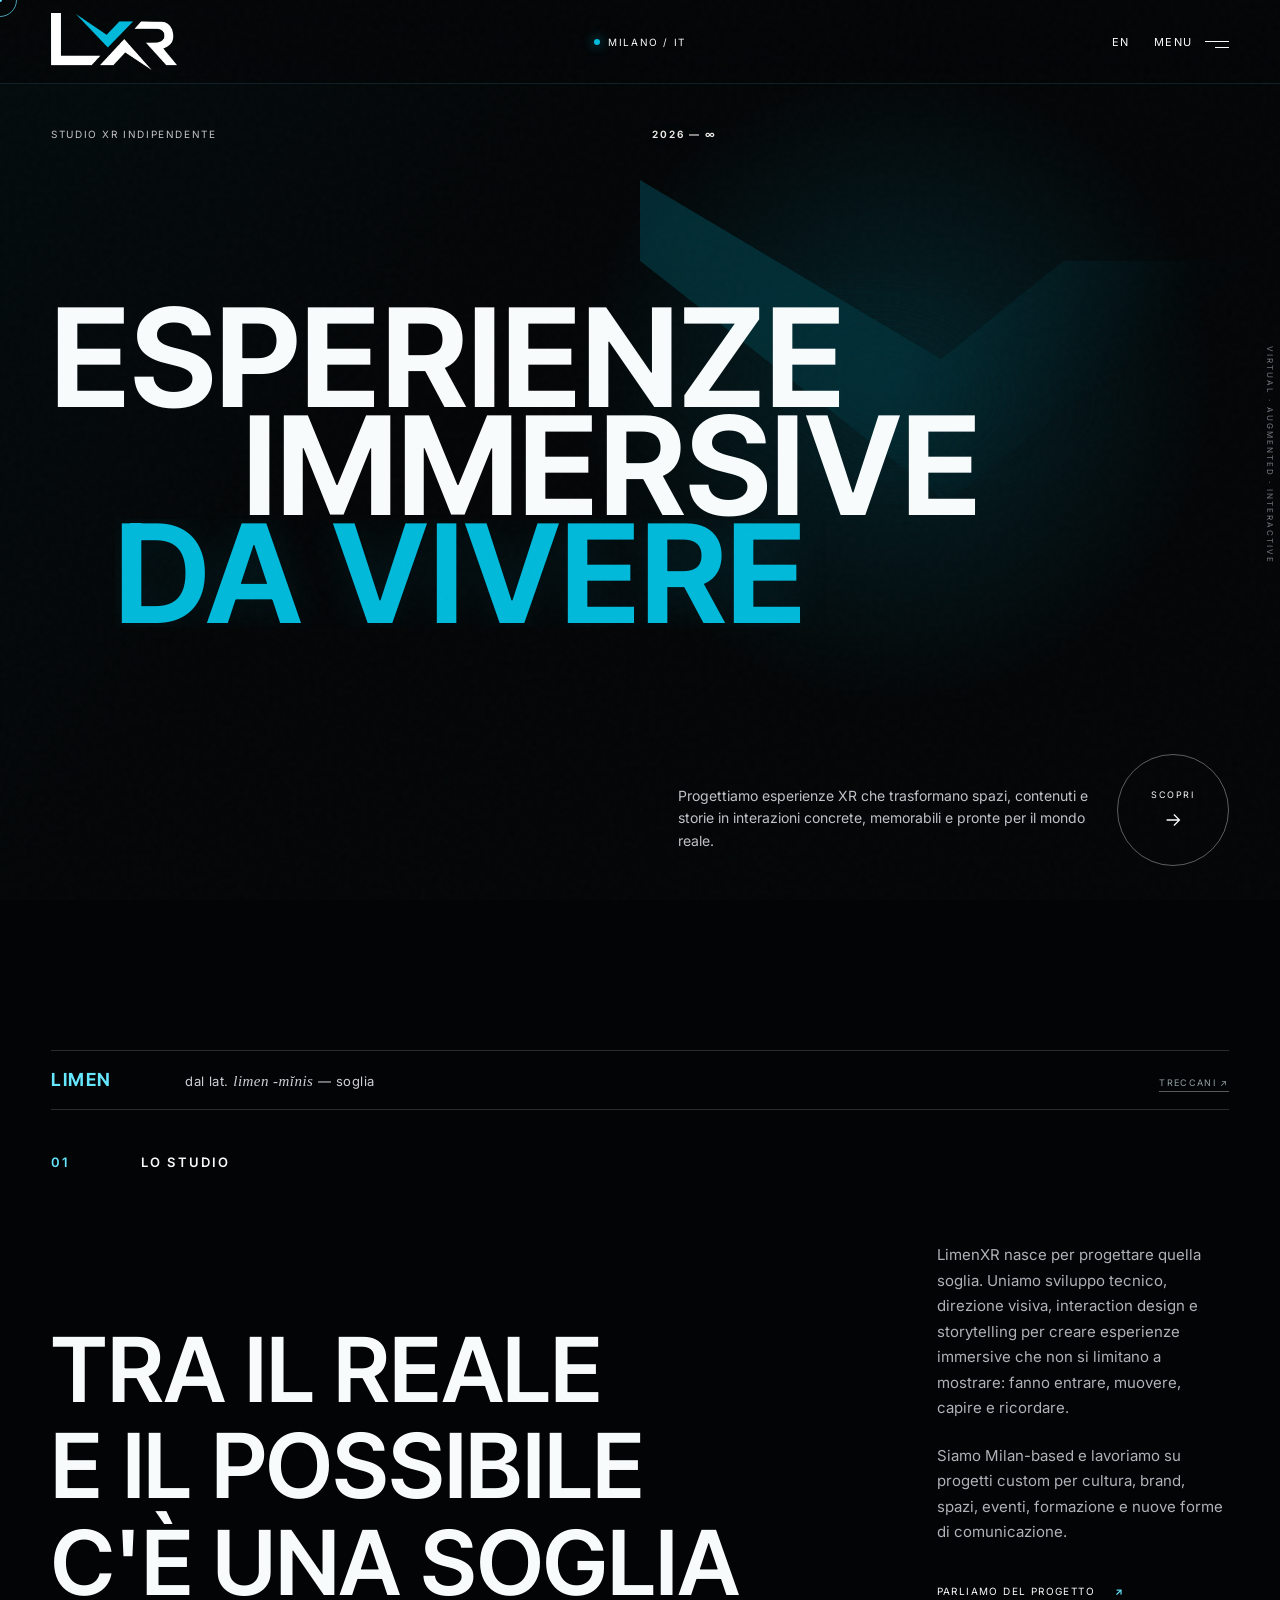
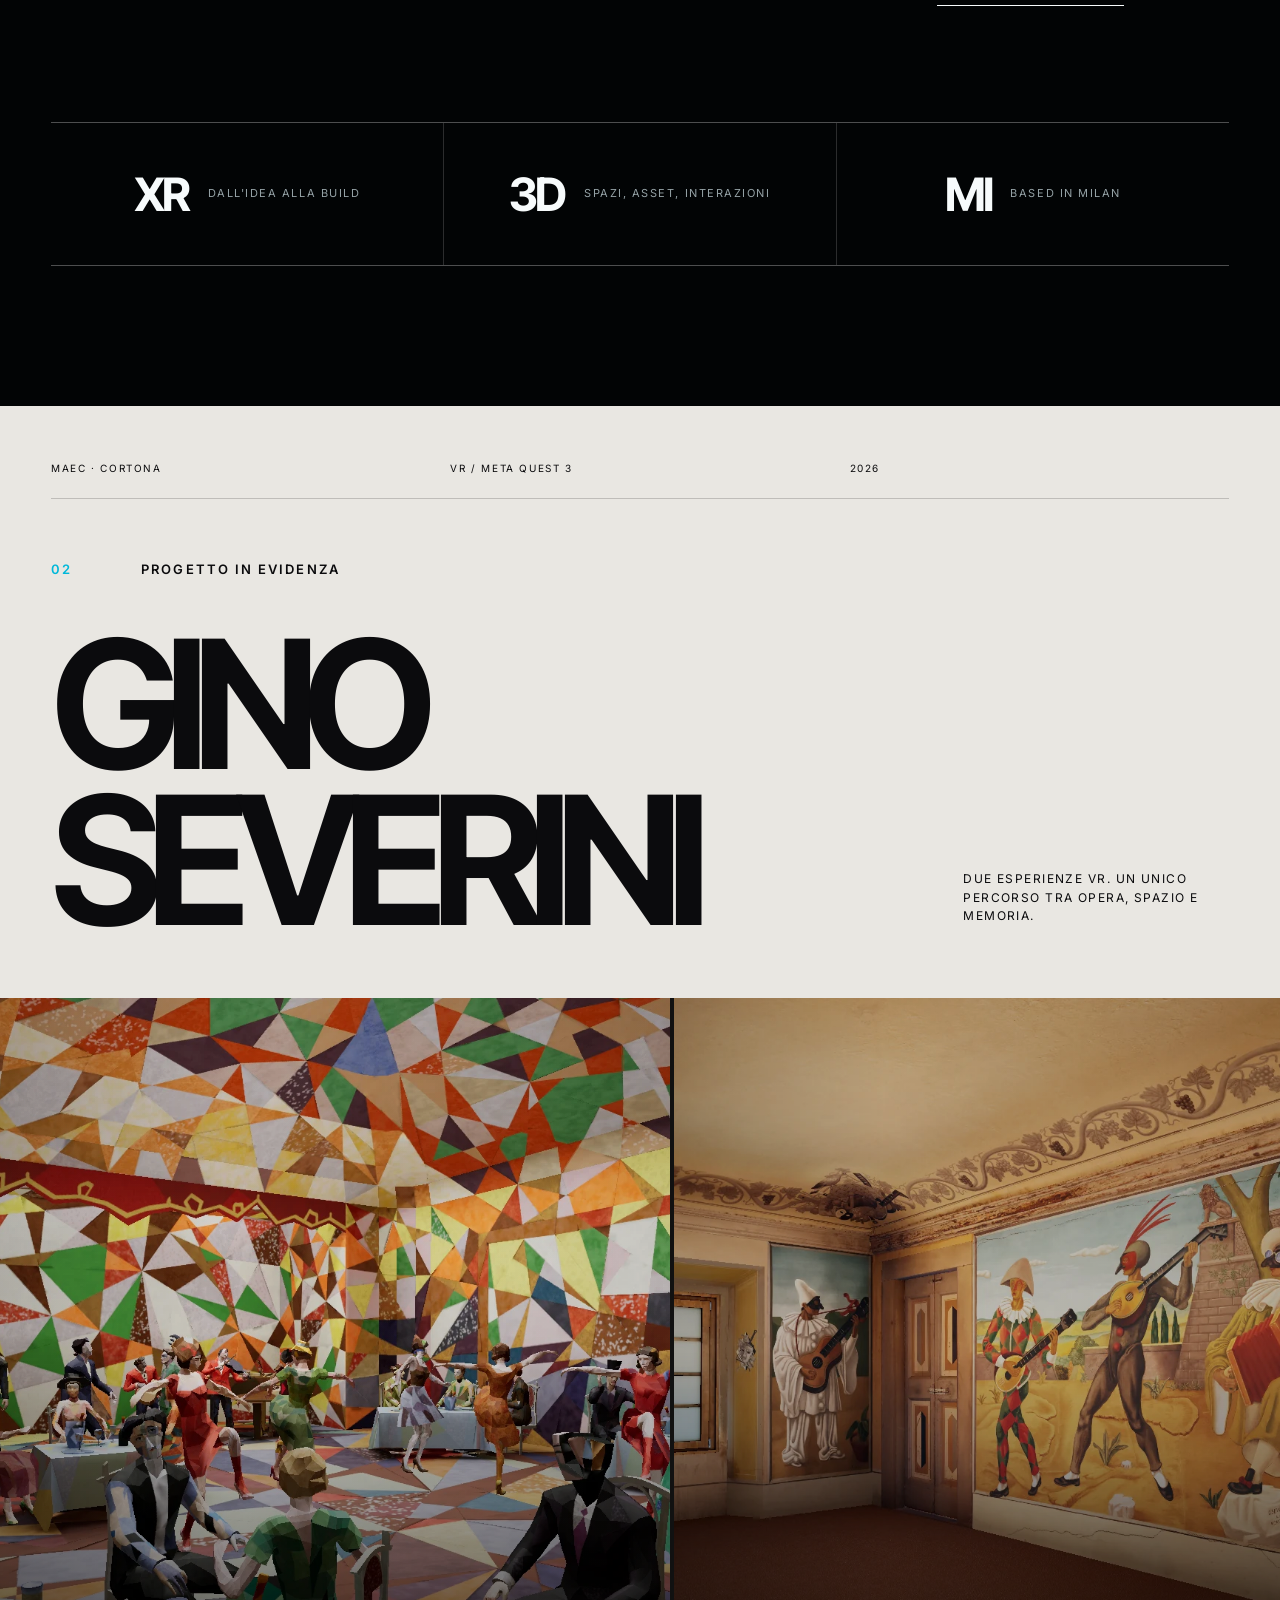
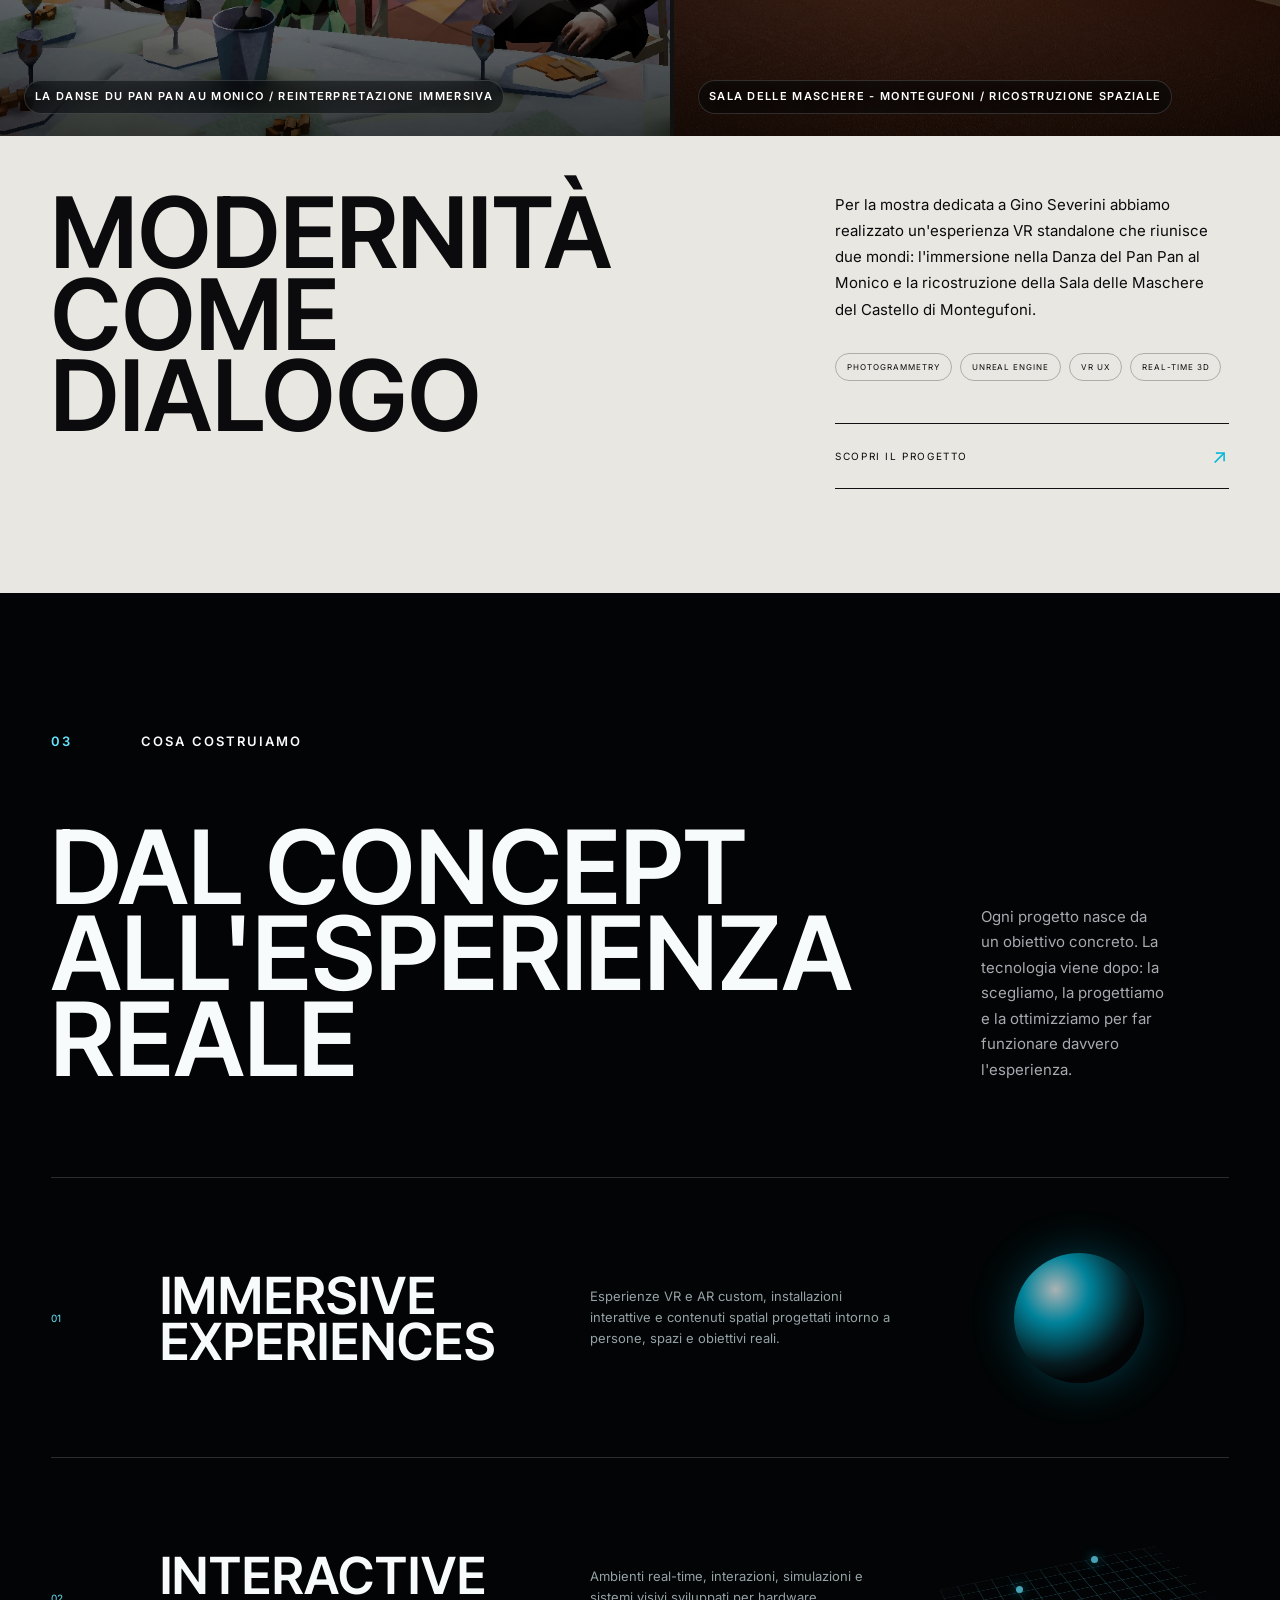
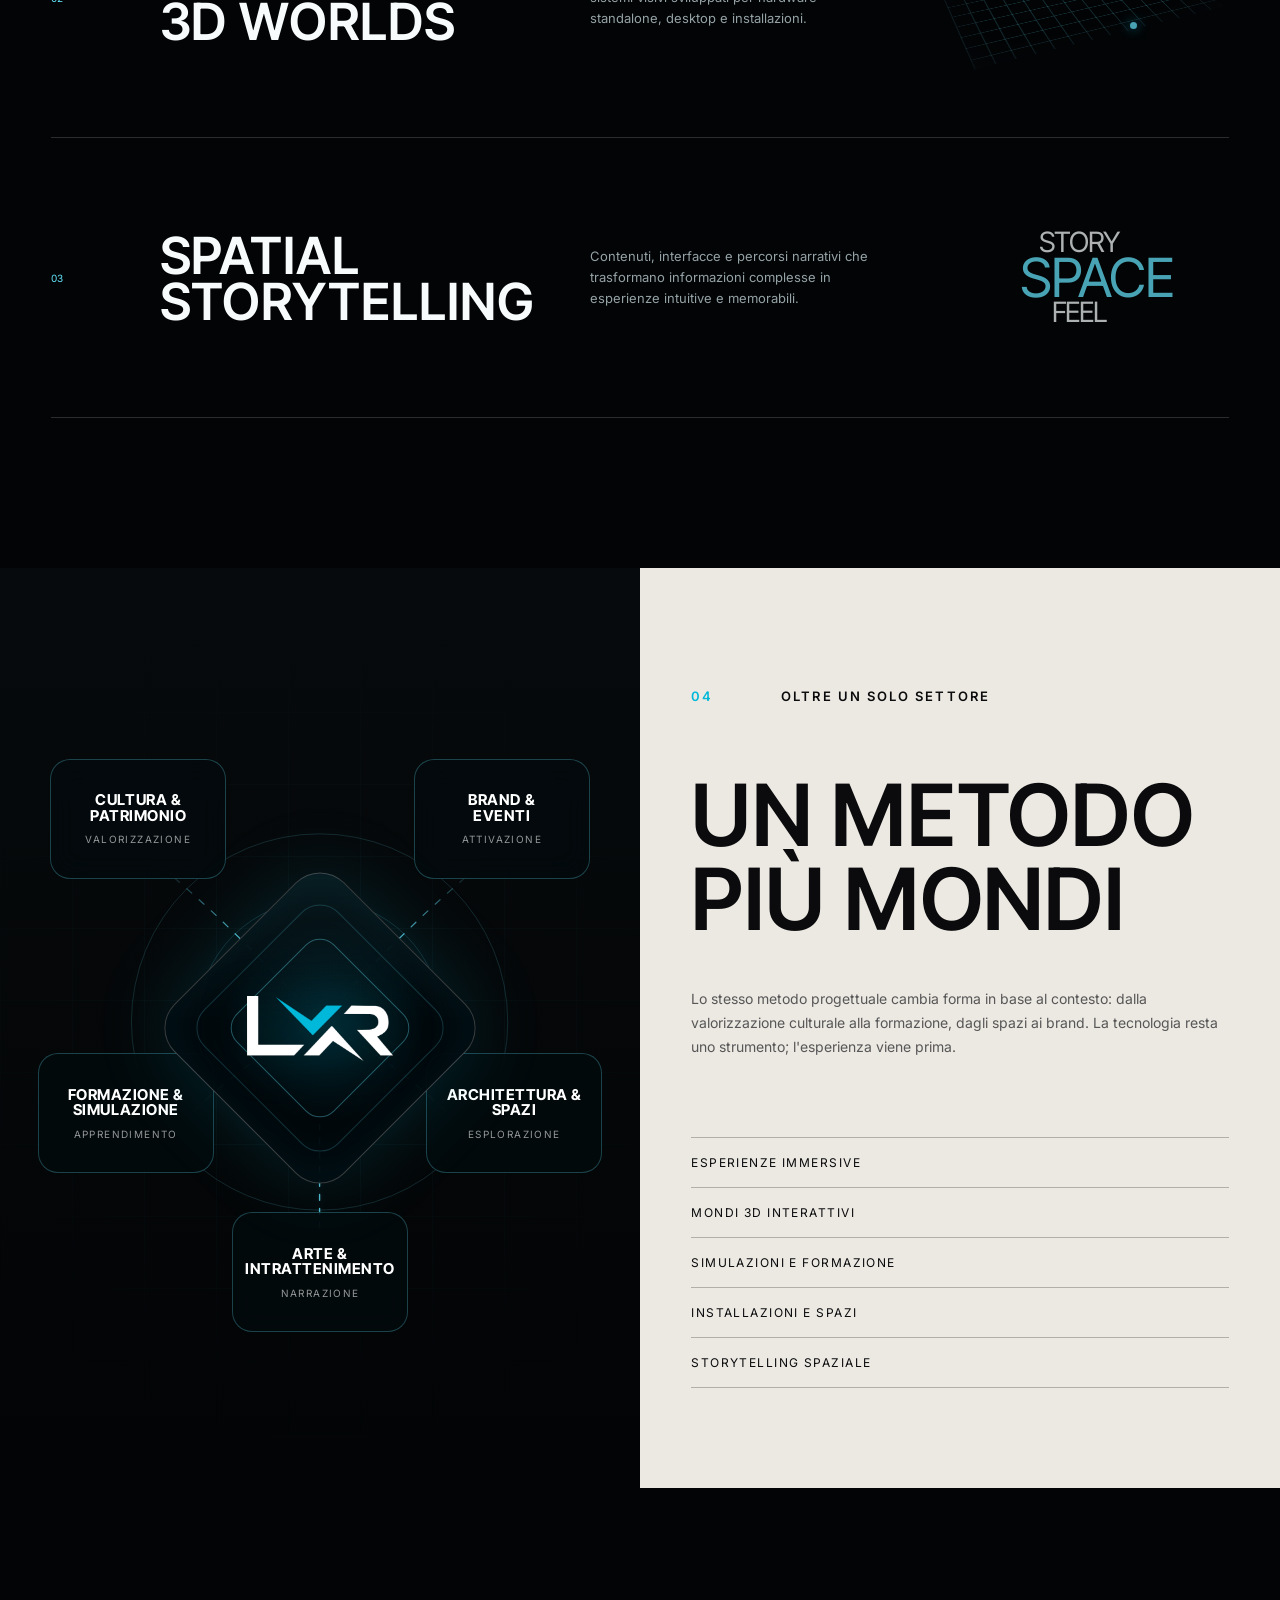
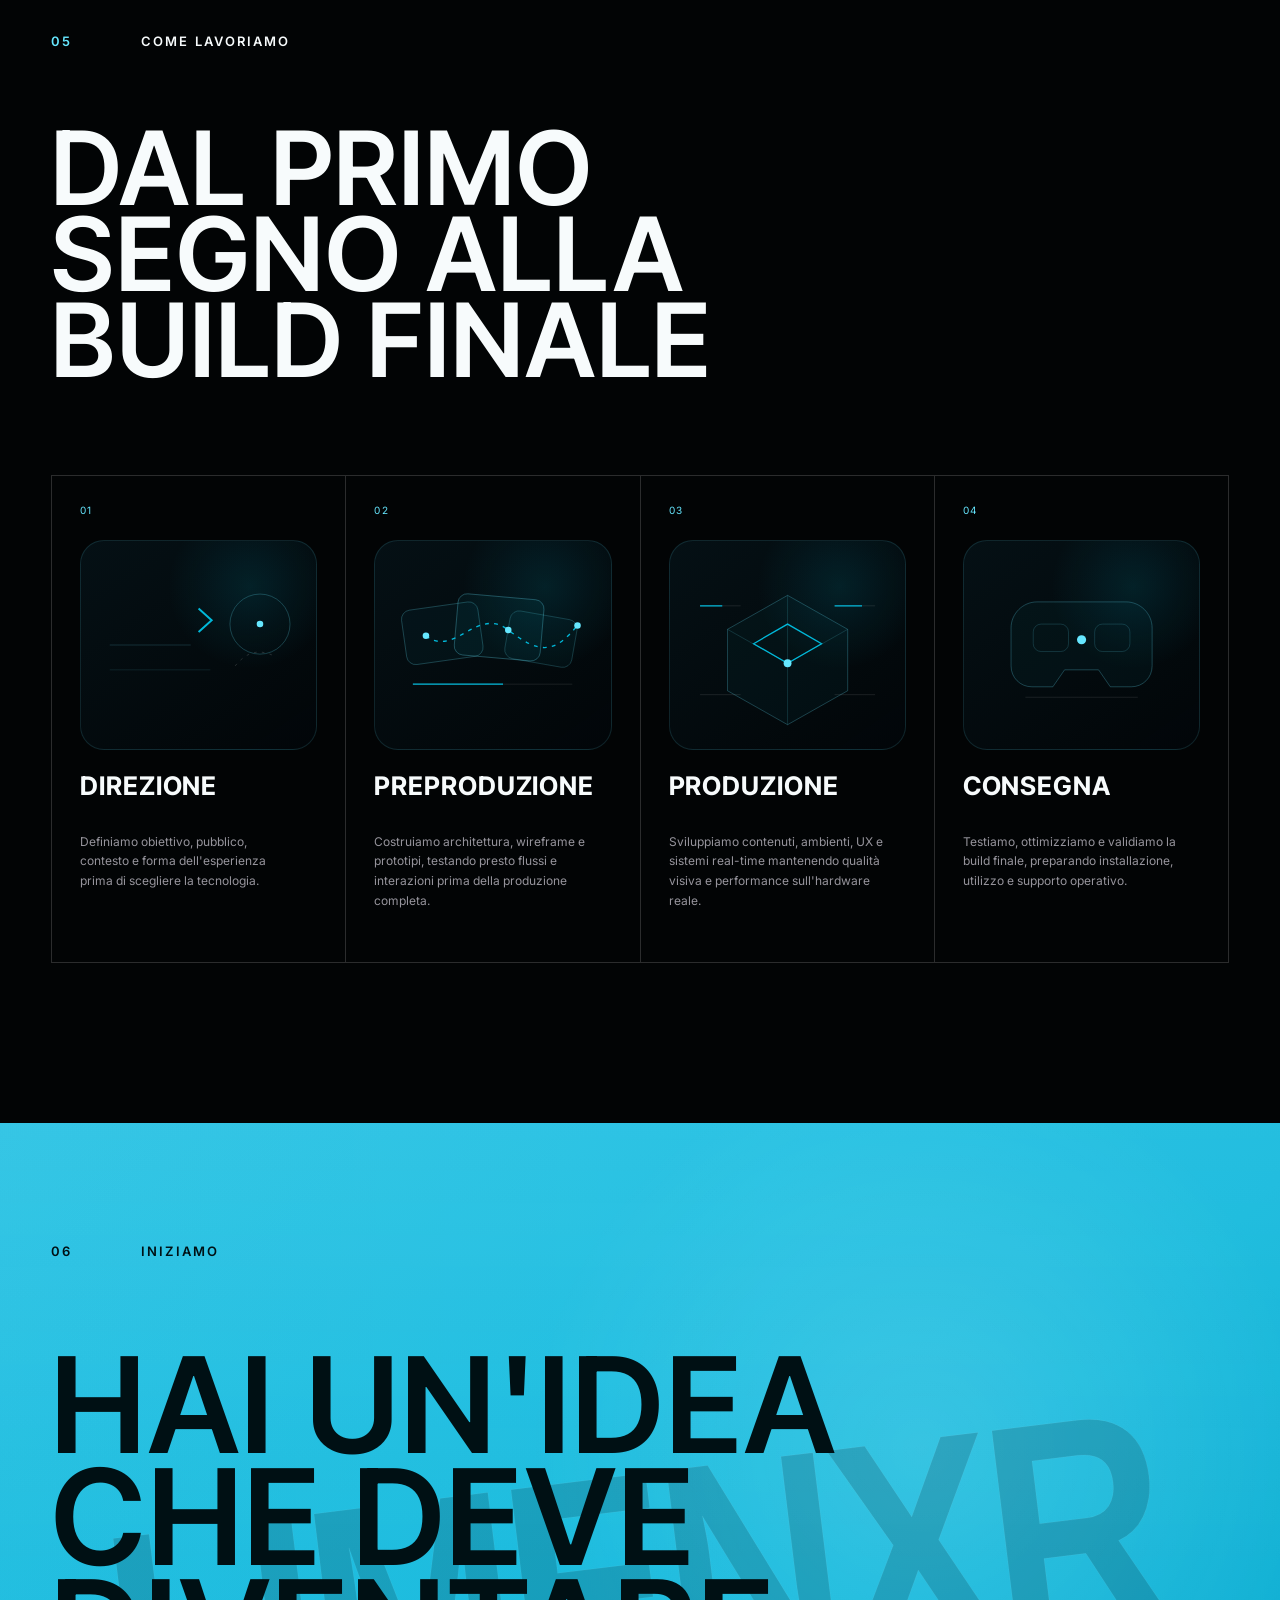
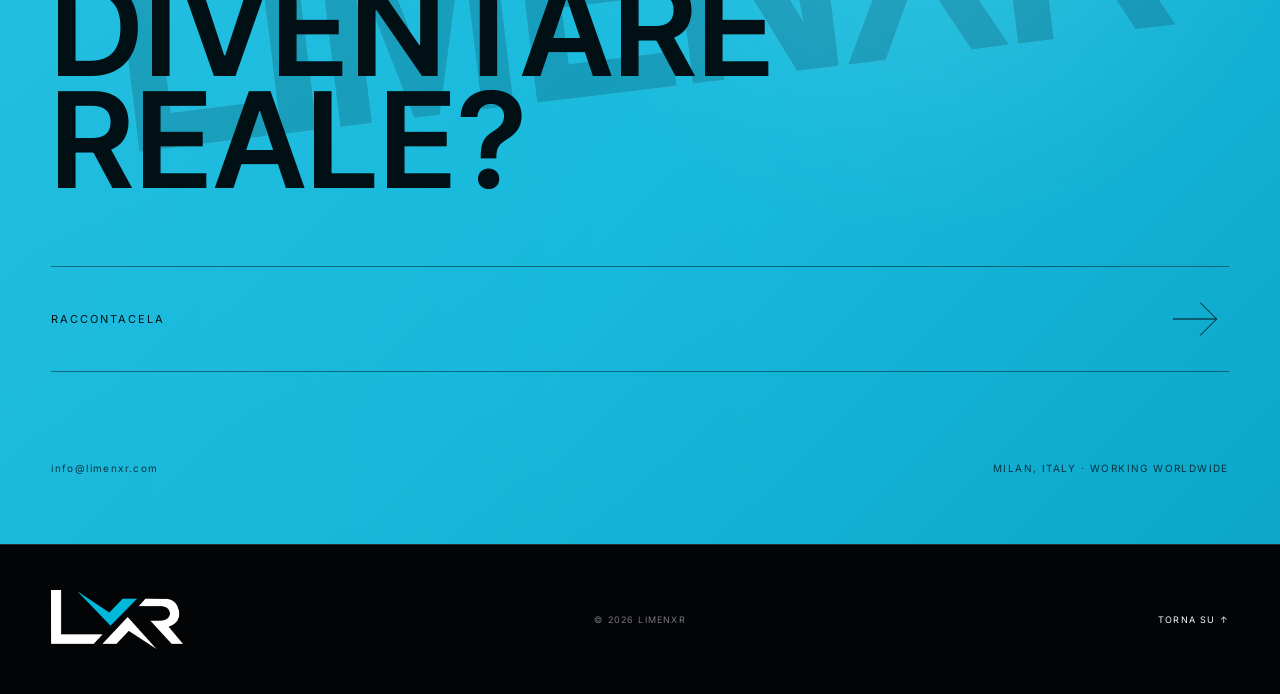
<file: index.html>
<!DOCTYPE html>

<html class="no-js" lang="it">
<head>
<meta charset="utf-8"/>
<meta content="width=device-width, initial-scale=1, viewport-fit=cover" name="viewport"/>
<meta content="#070709" name="theme-color"/>
<meta content="dark light" name="color-scheme"/>
<meta content="LimenXR è uno studio XR con base a Milano: progettiamo esperienze immersive custom in VR, AR, 3D real-time e tecnologie interattive." name="description"/>
<meta content="index, follow, max-image-preview:large, max-snippet:-1, max-video-preview:-1" name="robots"/>
<meta content="LimenXR" name="author"/>
<meta content="LimenXR" name="application-name"/>
<meta content="website" property="og:type"/>
<meta content="LimenXR" property="og:site_name"/>
<meta content="https://limenxr.com/" property="og:url"/>
<meta content="LimenXR | Studio XR a Milano" property="og:title"/>
<meta content="Esperienze immersive custom in VR, AR, 3D real-time e tecnologie interattive, progettate da Milano per il mondo reale." property="og:description"/>
<meta content="https://limenxr.com/assets/og-limenxr.jpg" property="og:image"/>
<meta content="https://limenxr.com/assets/og-limenxr.jpg" property="og:image:secure_url"/>
<meta content="image/jpeg" property="og:image:type"/>
<meta content="1200" property="og:image:width"/>
<meta content="630" property="og:image:height"/>
<meta content="LimenXR — Studio XR a Milano, esperienze immersive VR e AR" property="og:image:alt"/>
<meta content="it_IT" property="og:locale"/>
<meta content="en_US" property="og:locale:alternate"/>
<meta content="summary_large_image" name="twitter:card"/>
<meta content="LimenXR | Studio XR a Milano" name="twitter:title"/>
<meta content="Esperienze immersive custom in VR, AR, 3D real-time e tecnologie interattive, progettate da Milano per il mondo reale." name="twitter:description"/>
<meta content="https://limenxr.com/assets/og-limenxr.jpg" name="twitter:image"/>
<meta content="LimenXR — Studio XR a Milano, esperienze immersive VR e AR" name="twitter:image:alt"/>
<title>LimenXR | Studio XR a Milano — Esperienze immersive VR e AR</title>
<link href="/favicon.ico" rel="icon" sizes="any"/>
<link href="/favicon-48x48.png" rel="icon" type="image/png" sizes="48x48"/>
<link href="/favicon-192x192.png" rel="icon" type="image/png" sizes="192x192"/>
<link href="/apple-touch-icon.png" rel="apple-touch-icon" sizes="180x180"/>
<link href="/site.webmanifest" rel="manifest"/>
<link as="image" fetchpriority="high" href="assets/limenxr-logo.png" rel="preload" type="image/png"/>
<script>document.documentElement.classList.replace('no-js','js');window.setTimeout(()=>document.documentElement.classList.add('loader-timeout'),3500);</script>
<link href="https://fonts.googleapis.com" rel="preconnect"/><link crossorigin="anonymous" href="https://fonts.gstatic.com" rel="preconnect"/><link href="https://fonts.googleapis.com/css2?family=Inter:opsz,wght@14..32,100..900&amp;family=Inter+Tight:wght@100..900&amp;display=swap" rel="stylesheet"/><link href="styles.css" rel="stylesheet"/><link href="https://limenxr.com/" rel="canonical"/><link href="https://limenxr.com/" hreflang="it" rel="alternate"/><link href="https://limenxr.com/en/" hreflang="en" rel="alternate"/><link href="https://limenxr.com/" hreflang="x-default" rel="alternate"/><script type="application/ld+json">{"@context":"https://schema.org","@graph":[{"@type":"Organization","@id":"https://limenxr.com/#organization","name":"LimenXR","url":"https://limenxr.com/","logo":"https://limenxr.com/assets/limenxr-logo.png","email":"info@limenxr.com","description":"LimenXR è uno studio XR con base a Milano: progettiamo esperienze immersive custom in VR, AR, 3D real-time e tecnologie interattive.","location":{"@type":"Place","name":"Milano, Italia"},"areaServed":"Worldwide"},{"@type":"WebSite","@id":"https://limenxr.com/#website","url":"https://limenxr.com/","name":"LimenXR","publisher":{"@id":"https://limenxr.com/#organization"},"inLanguage":"it-IT"},{"@type":"WebPage","url":"https://limenxr.com/","name":"LimenXR | Studio XR a Milano — Esperienze immersive VR e AR","description":"LimenXR è uno studio XR con base a Milano: progettiamo esperienze immersive custom in VR, AR, 3D real-time e tecnologie interattive.","about":{"@id":"https://limenxr.com/#organization"},"inLanguage":"it-IT"}]}</script></head>
<body>
<div aria-hidden="true" class="noise"></div>
<div aria-hidden="true" class="cursor"><span></span></div>
<div aria-hidden="true" class="scroll-progress"></div>
<div aria-hidden="true" class="loader">
<img alt="" class="loader__logo" decoding="async" fetchpriority="high" height="782" loading="eager" src="assets/limenxr-logo.png" width="1749"/>
<div class="loader__line"><i></i></div>
</div>
<header class="site-header">
<a aria-label="LimenXR home" class="brand magnetic" href="#top">
<img alt="LimenXR" class="brand__logo" decoding="async" fetchpriority="high" height="782" loading="eager" src="assets/limenxr-logo.png" width="1749"/>
</a>
<div class="header-meta">
<span class="status-dot"></span>
<span>MILANO / IT</span>
</div>
<div class="header-actions">
<a aria-label="View site in English" class="lang-toggle magnetic" href="en/">EN</a>
<button aria-controls="menu-panel" aria-expanded="false" class="menu-toggle magnetic" type="button">
<span>MENU</span><i></i>
</button>
</div>
</header>
<aside aria-hidden="true" class="menu-panel" id="menu-panel">
<div class="menu-panel__inner">
<nav aria-label="Navigazione principale" class="menu-nav">
<a href="#studio"><span>01</span><em>Studio</em></a>
<a href="#work"><span>02</span><em>Progetti</em></a>
<a href="#capabilities"><span>03</span><em>Competenze</em></a>
<a href="#contact"><span>04</span><em>Contatti</em></a>
</nav>
<div class="menu-panel__footer">
<a href="mailto:info@limenxr.com">info@limenxr.com</a>
<span>Milan-based · Working worldwide</span>
</div>
</div>
</aside>
<main id="top">
<section aria-labelledby="hero-title" class="hero">
<canvas aria-hidden="true" id="portal-canvas"></canvas>
<div aria-hidden="true" class="hero__glow"></div>
<div class="hero__eyebrow reveal">
<span>STUDIO XR INDIPENDENTE</span>
<span class="hero__era">2026 — ∞</span>
</div>
<h1 class="hero__title" id="hero-title">
<span class="line"><span>ESPERIENZE</span></span>
<span class="line line--offset"><span>IMMERSIVE</span></span>
<span class="line line--accent"><span>DA VIVERE</span></span>
</h1>
<div class="hero__bottom reveal">
<p>Progettiamo esperienze XR che trasformano spazi, contenuti e storie in interazioni concrete, memorabili e pronte per il mondo reale.</p>
<a aria-label="Scopri i progetti" class="circle-link magnetic" href="#work">
<span>SCOPRI</span>
<svg aria-hidden="true" viewbox="0 0 24 24"><path d="M5 12h13M13 6l6 6-6 6"></path></svg>
</a>
</div>
<div aria-hidden="true" class="hero__side-label">VIRTUAL · AUGMENTED · INTERACTIVE</div>
</section>
<section class="manifesto section-pad" id="studio">
<div class="name-origin reveal">
<span class="name-origin__word">LIMEN</span>
<p>dal lat. <em>limen -mĭnis</em> — soglia</p>
<a href="https://www.treccani.it/vocabolario/limine/" rel="noopener noreferrer" target="_blank">TRECCANI ↗</a>
</div>
<div class="section-kicker reveal">
<span>01</span>
<span>LO STUDIO</span>
</div>
<div class="manifesto__grid">
<h2 class="display-copy display-copy--threshold reveal">TRA IL REALE<br/>E IL POSSIBILE<br/>C'È UNA SOGLIA</h2>
<div class="manifesto__copy reveal">
<p>LimenXR nasce per progettare quella soglia. Uniamo sviluppo tecnico, direzione visiva, interaction design e storytelling per creare esperienze immersive che non si limitano a mostrare: fanno entrare, muovere, capire e ricordare.</p>
<p>Siamo Milan-based e lavoriamo su progetti custom per cultura, brand, spazi, eventi, formazione e nuove forme di comunicazione.</p>
<a class="text-link magnetic" href="mailto:info@limenxr.com"><span>PARLIAMO DEL PROGETTO</span><b>↗</b></a>
</div>
</div>
<div class="studio-stats reveal">
<div><strong>XR</strong><span>DALL'IDEA ALLA BUILD</span></div>
<div><strong>3D</strong><span>SPAZI, ASSET, INTERAZIONI</span></div>
<div><strong>MI</strong><span>BASED IN MILAN</span></div>
</div>
</section>
<section class="featured-work" id="work">
<div class="section-pad featured-work__head">
<div aria-label="Project details" class="featured-work__meta reveal">
<span>MAEC · CORTONA</span>
<span>VR / META QUEST 3</span>
<span>2026</span>
</div>
<div class="section-kicker reveal featured-work__kicker">
<span>02</span>
<span>PROGETTO IN EVIDENZA</span>
</div>
<div class="featured-work__title-row">
<h2 class="reveal featured-work__title"><span>GINO</span><span>SEVERINI</span></h2>
<p class="reveal">DUE ESPERIENZE VR. UN UNICO PERCORSO TRA OPERA, SPAZIO E MEMORIA.</p>
</div>
</div>
<article class="project-stage" data-project="severini">
<div class="project-stage__media">
<a aria-label="Apri il case study de La Danse du Pan Pan au Monico" class="project-visual project-visual--panpan media-case-trigger" href="projects/gino-severini/">
<img alt="Ricostruzione immersiva de La Danse du Pan Pan au Monico" class="project-visual__image" decoding="async" height="1000" loading="lazy" src="assets/panpan.webp" width="1920"/>
<span class="visual-label">LA DANSE DU PAN PAN AU MONICO / REINTERPRETAZIONE IMMERSIVA</span>
</a>
<a aria-label="Apri il case study della Sala delle Maschere di Montegufoni" class="project-visual project-visual--room media-case-trigger" href="projects/gino-severini/">
<img alt="Ricostruzione della Sala delle Maschere di Montegufoni" class="project-visual__image" decoding="async" height="1000" loading="lazy" src="assets/montegufoni.webp" width="1920"/>
<span class="visual-label">SALA DELLE MASCHERE - MONTEGUFONI / RICOSTRUZIONE SPAZIALE</span>
</a>
</div>
<div class="project-stage__info section-pad">
<div class="project-copy reveal">
<h3>MODERNITÀ<br/>COME DIALOGO</h3>
<div>
<p>Per la mostra dedicata a Gino Severini abbiamo realizzato un'esperienza VR standalone che riunisce due mondi: l'immersione nella Danza del Pan Pan al Monico e la ricostruzione della Sala delle Maschere del Castello di Montegufoni.</p>
<div class="tags"><span>PHOTOGRAMMETRY</span><span>UNREAL ENGINE</span><span>VR UX</span><span>REAL-TIME 3D</span></div>
<a class="case-trigger magnetic" href="projects/gino-severini/"><span>SCOPRI IL PROGETTO</span><b>↗</b></a>
</div>
</div>
</div>
</article>
</section>
<section class="capabilities section-pad" id="capabilities">
<div class="section-kicker reveal">
<span>03</span>
<span>COSA COSTRUIAMO</span>
</div>
<div class="capabilities__intro">
<h2 class="reveal">DAL CONCEPT<br/>ALL'ESPERIENZA<br/>REALE</h2>
<p class="reveal">Ogni progetto nasce da un obiettivo concreto. La tecnologia viene dopo: la scegliamo, la progettiamo e la ottimizziamo per far funzionare davvero l'esperienza.</p>
</div>
<div class="cap-list">
<article class="cap-item reveal">
<div class="cap-item__index">01</div>
<h3>IMMERSIVE<br/>EXPERIENCES</h3>
<p>Esperienze VR e AR custom, installazioni interattive e contenuti spatial progettati intorno a persone, spazi e obiettivi reali.</p>
<div class="cap-item__visual orb-visual"><i></i></div>
</article>
<article class="cap-item reveal">
<div class="cap-item__index">02</div>
<h3>INTERACTIVE<br/>3D WORLDS</h3>
<p>Ambienti real-time, interazioni, simulazioni e sistemi visivi sviluppati per hardware standalone, desktop e installazioni.</p>
<div class="cap-item__visual grid-visual"><i></i><i></i><i></i></div>
</article>
<article class="cap-item reveal">
<div class="cap-item__index">03</div>
<h3>SPATIAL<br/>STORYTELLING</h3>
<p>Contenuti, interfacce e percorsi narrativi che trasformano informazioni complesse in esperienze intuitive e memorabili.</p>
<div class="cap-item__visual type-visual"><span>STORY</span><span>SPACE</span><span>FEEL</span></div>
</article>
</div>
</section>
<section class="sectors">
<div class="sectors__visual">
<div aria-label="LimenXR fields network" class="field-network">
<svg aria-hidden="true" class="field-network__connections" viewbox="0 0 760 720">
<defs>
<lineargradient id="networkLine" x1="0" x2="1">
<stop stop-color="#66e7ff" stop-opacity="0"></stop>
<stop offset=".5" stop-color="#66e7ff" stop-opacity=".78"></stop>
<stop offset="1" stop-color="#66e7ff" stop-opacity="0"></stop>
</lineargradient>
</defs>
<path d="M380 352 C320 286 256 220 188 164"></path>
<path d="M380 352 C440 286 504 220 572 164"></path>
<path d="M380 352 C304 390 248 436 188 500"></path>
<path d="M380 352 C456 390 512 436 572 500"></path>
<path class="field-link field-link--art" d="M380 476 L380 610"></path>
<circle cx="380" cy="352" r="148"></circle>
<circle cx="380" cy="352" r="228"></circle>
</svg>
<article class="field-node field-node--culture">
<strong>CULTURA &amp;<br/>PATRIMONIO</strong>
<small>VALORIZZAZIONE</small>
</article>
<article class="field-node field-node--brands">
<strong>BRAND &amp;<br/>EVENTI</strong>
<small>ATTIVAZIONE</small>
</article>
<article class="field-node field-node--training">
<strong>FORMAZIONE &amp;<br/>SIMULAZIONE</strong>
<small>APPRENDIMENTO</small>
</article>
<article class="field-node field-node--spaces">
<strong>ARCHITETTURA &amp;<br/>SPAZI</strong>
<small>ESPLORAZIONE</small>
</article>
<article class="field-node field-node--art">
<strong>ARTE &amp;<br/>INTRATTENIMENTO</strong>
<small>NARRAZIONE</small>
</article>
<div aria-hidden="true" class="field-hub">
<div class="field-hub__portal"></div>
<img alt="" height="782" src="assets/limenxr-logo.png" width="1749"/>
</div>
<div class="field-network__intro">
<strong>OLTRE UN SOLO SETTORE</strong>
</div>
</div>
</div>
<div class="sectors__content section-pad">
<div class="section-kicker reveal"><span>04</span><span>OLTRE UN SOLO SETTORE</span></div>
<h2 class="reveal"><span>UN METODO</span><span>PIÙ MONDI</span></h2>
<p class="sectors__statement reveal">Lo stesso metodo progettuale cambia forma in base al contesto: dalla valorizzazione culturale alla formazione, dagli spazi ai brand. La tecnologia resta uno strumento; l'esperienza viene prima.</p>
<div class="sector-list sector-list--outcomes reveal">
<span>ESPERIENZE IMMERSIVE</span>
<span>MONDI 3D INTERATTIVI</span>
<span>SIMULAZIONI E FORMAZIONE</span>
<span>INSTALLAZIONI E SPAZI</span>
<span>STORYTELLING SPAZIALE</span>
</div>
</div>
</section>
<section class="process section-pad">
<div class="section-kicker reveal"><span>05</span><span>COME LAVORIAMO</span></div>
<div class="process__header">
<h2 class="reveal">DAL PRIMO<br/>SEGNO ALLA<br/>BUILD FINALE</h2>
</div>
<div class="process-grid">
<article class="process-card reveal">
<span class="process-card__number">01</span>
<div aria-hidden="true" class="process-card__visual">
<svg class="process-svg process-svg--direction" role="img" viewbox="0 0 360 220">
<defs><lineargradient id="dirGlow" x1="0" x2="1"><stop stop-color="#66e7ff" stop-opacity="0"></stop><stop offset=".5" stop-color="#66e7ff"></stop><stop offset="1" stop-color="#66e7ff" stop-opacity="0"></stop></lineargradient></defs>
<circle cx="274" cy="78" fill="none" r="46" stroke="rgba(102,231,255,.35)"></circle>
<circle class="svg-pulse" cx="274" cy="78" fill="#66e7ff" r="5"></circle>
<path d="M44 72H214" stroke="url(#dirGlow)" stroke-width="2"></path>
<path d="M44 110H168" stroke="rgba(102,231,255,.25)"></path>
<path d="M44 148H198" stroke="rgba(102,231,255,.16)"></path>
<path class="svg-drift" d="M180 54l20 18-20 18" fill="none" stroke="#00b8d9" stroke-width="3"></path>
<path class="svg-dash" d="M236 142c18-22 36-26 58-16" fill="none" stroke="rgba(255,255,255,.22)" stroke-dasharray="4 8"></path>
</svg>
</div>
<div class="process-card__copy">
<h3>DIREZIONE</h3>
<p>Definiamo obiettivo, pubblico, contesto e forma dell'esperienza prima di scegliere la tecnologia.</p>
</div>
</article>
<article class="process-card reveal">
<span class="process-card__number">02</span>
<div aria-hidden="true" class="process-card__visual">
<svg class="process-svg process-svg--preproduction" role="img" viewbox="0 0 360 220">
<rect fill="rgba(0,184,217,.04)" height="84" rx="14" stroke="rgba(102,231,255,.34)" transform="rotate(-8 103 92)" width="118" x="44" y="50"></rect>
<rect fill="rgba(0,184,217,.05)" height="94" rx="14" stroke="rgba(102,231,255,.42)" transform="rotate(5 190 83)" width="132" x="124" y="36"></rect>
<rect fill="rgba(0,184,217,.035)" height="74" rx="14" stroke="rgba(102,231,255,.28)" transform="rotate(10 254 101)" width="104" x="202" y="64"></rect>
<path class="svg-dash" d="M78 96c44 34 78-46 126-9s70 37 106-7" fill="none" stroke="#00b8d9" stroke-dasharray="6 8" stroke-width="2"></path>
<circle cx="78" cy="96" fill="#66e7ff" r="5"></circle>
<circle cx="204" cy="87" fill="#66e7ff" r="5"></circle>
<circle cx="310" cy="80" fill="#66e7ff" r="5"></circle>
<path d="M58 170H302" stroke="rgba(255,255,255,.14)"></path>
<path class="svg-progress" d="M58 170H196" stroke="#00b8d9" stroke-width="2"></path>
</svg>
</div>
<div class="process-card__copy">
<h3>PREPRODUZIONE</h3>
<p>Costruiamo architettura, wireframe e prototipi, testando presto flussi e interazioni prima della produzione completa.</p>
</div>
</article>
<article class="process-card reveal">
<span class="process-card__number">03</span>
<div aria-hidden="true" class="process-card__visual">
<svg class="process-svg process-svg--production" role="img" viewbox="0 0 360 220">
<path d="M180 34l92 52v94l-92 52-92-52V86z" fill="rgba(0,184,217,.035)" stroke="rgba(102,231,255,.38)"></path>
<path d="M180 34v104m92-52l-92 52-92-52m92 52v94" fill="none" stroke="rgba(102,231,255,.24)"></path>
<path class="svg-breathe" d="M128 108l52-30 52 30-52 30z" fill="none" stroke="#00b8d9" stroke-width="2"></path>
<circle class="svg-pulse" cx="180" cy="138" fill="#66e7ff" r="6"></circle>
<path d="M46 50h62M252 50h62M46 186h62M252 186h62" stroke="rgba(255,255,255,.15)"></path>
<path d="M46 50h34M252 50h42" stroke="#00b8d9" stroke-width="2"></path>
</svg>
</div>
<div class="process-card__copy">
<h3>PRODUZIONE</h3>
<p>Sviluppiamo contenuti, ambienti, UX e sistemi real-time mantenendo qualità visiva e performance sull'hardware reale.</p>
</div>
</article>
<article class="process-card reveal">
<span class="process-card__number">04</span>
<div aria-hidden="true" class="process-card__visual">
<svg class="process-svg process-svg--delivery" role="img" viewbox="0 0 360 220">
<path d="M72 84c0-22 18-40 40-40h136c22 0 40 18 40 40v58c0 18-14 32-32 32h-32l-18-26h-52l-18 26h-32c-18 0-32-14-32-32z" fill="rgba(0,184,217,.035)" stroke="rgba(102,231,255,.38)"></path>
<rect fill="none" height="42" rx="12" stroke="rgba(102,231,255,.25)" width="54" x="106" y="78"></rect>
<rect fill="none" height="42" rx="12" stroke="rgba(102,231,255,.25)" width="54" x="200" y="78"></rect>
<circle class="svg-pulse" cx="180" cy="102" fill="#66e7ff" r="7"></circle>
<path class="svg-check" d="M238 48l16 16 34-38" fill="none" stroke="#00b8d9" stroke-linecap="round" stroke-linejoin="round" stroke-width="4"></path>
<path d="M94 190H266" stroke="rgba(255,255,255,.14)"></path>
<path class="svg-load" d="M94 190H266" stroke="#00b8d9" stroke-dasharray="172" stroke-dashoffset="172" stroke-width="2"></path>
</svg>
</div>
<div class="process-card__copy">
<h3>CONSEGNA</h3>
<p>Testiamo, ottimizziamo e validiamo la build finale, preparando installazione, utilizzo e supporto operativo.</p>
</div>
</article>
</div>
</section>
<section class="contact" id="contact">
<div aria-hidden="true" class="contact__backdrop">
<svg aria-hidden="true" class="contact-wordmark" preserveaspectratio="xMidYMid meet" viewbox="0 0 1600 720">
<text lengthadjust="spacingAndGlyphs" text-anchor="middle" textlength="1320" transform="rotate(-7 800 360)" x="800" y="430">LIMENXR</text>
</svg>
</div>
<div class="contact__inner section-pad">
<div class="section-kicker reveal"><span>06</span><span>INIZIAMO</span></div>
<h2 class="reveal">HAI UN'IDEA<br/>CHE DEVE<br/>DIVENTARE REALE?</h2>
<a class="contact-cta magnetic reveal" href="mailto:info@limenxr.com">
<span>RACCONTACELA</span>
<svg aria-hidden="true" viewbox="0 0 80 80"><path d="M12 40h52M45 20l20 20-20 20"></path></svg>
</a>
<div class="contact__details reveal">
<a href="mailto:info@limenxr.com">info@limenxr.com</a>
<span>MILAN, ITALY · WORKING WORLDWIDE</span>
</div>
</div>
</section>
</main>
<footer class="site-footer section-pad">
<div class="brand brand--footer"><img alt="LimenXR" class="brand__logo" height="782" src="assets/limenxr-logo.png" width="1749"/></div>
<p>© 2026 LIMENXR</p>
<a class="back-top magnetic" href="#top"><span>TORNA SU</span> ↑</a>
</footer>
<script src="script.js"></script>
<script data-cf-beacon='{"token": "e63e4f454eb64c06982cba87133fa9ac"}' src="https://static.cloudflareinsights.com/beacon.min.js" type="module"></script></body>
</html>
</file>
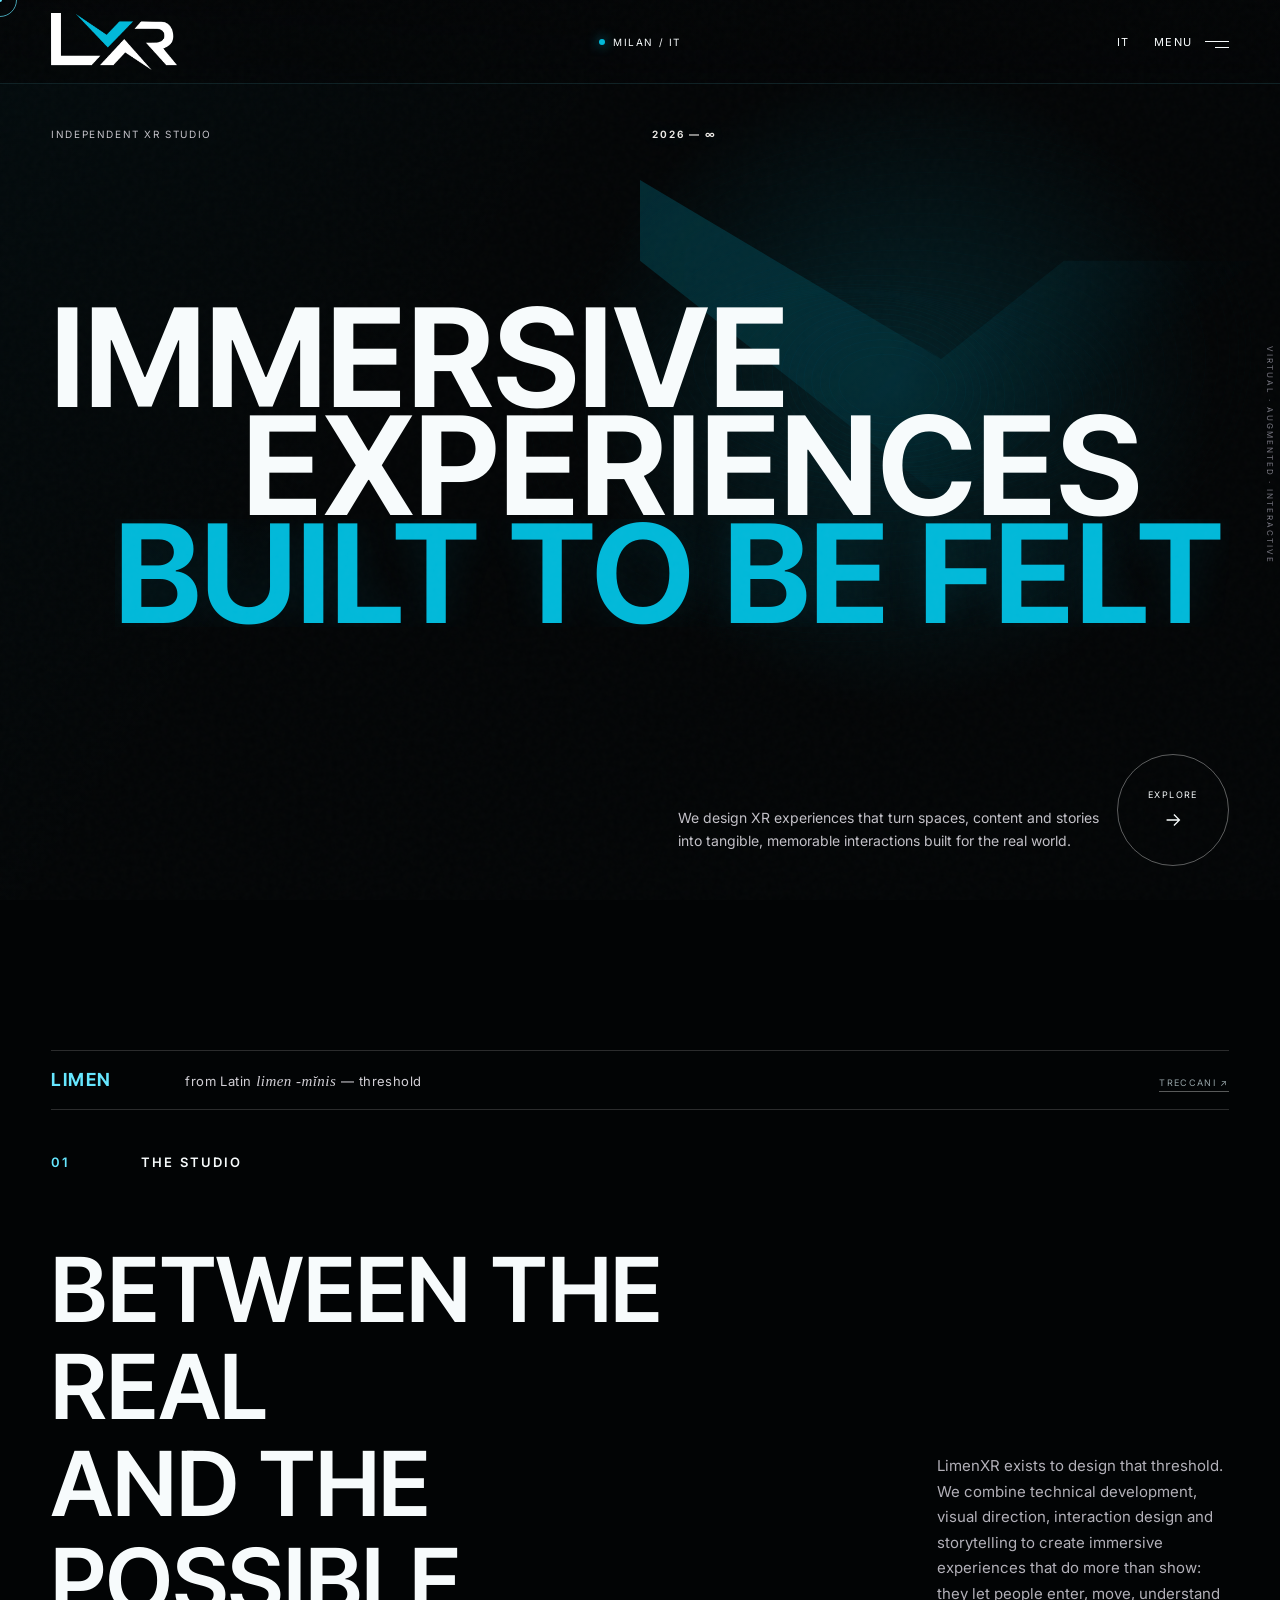
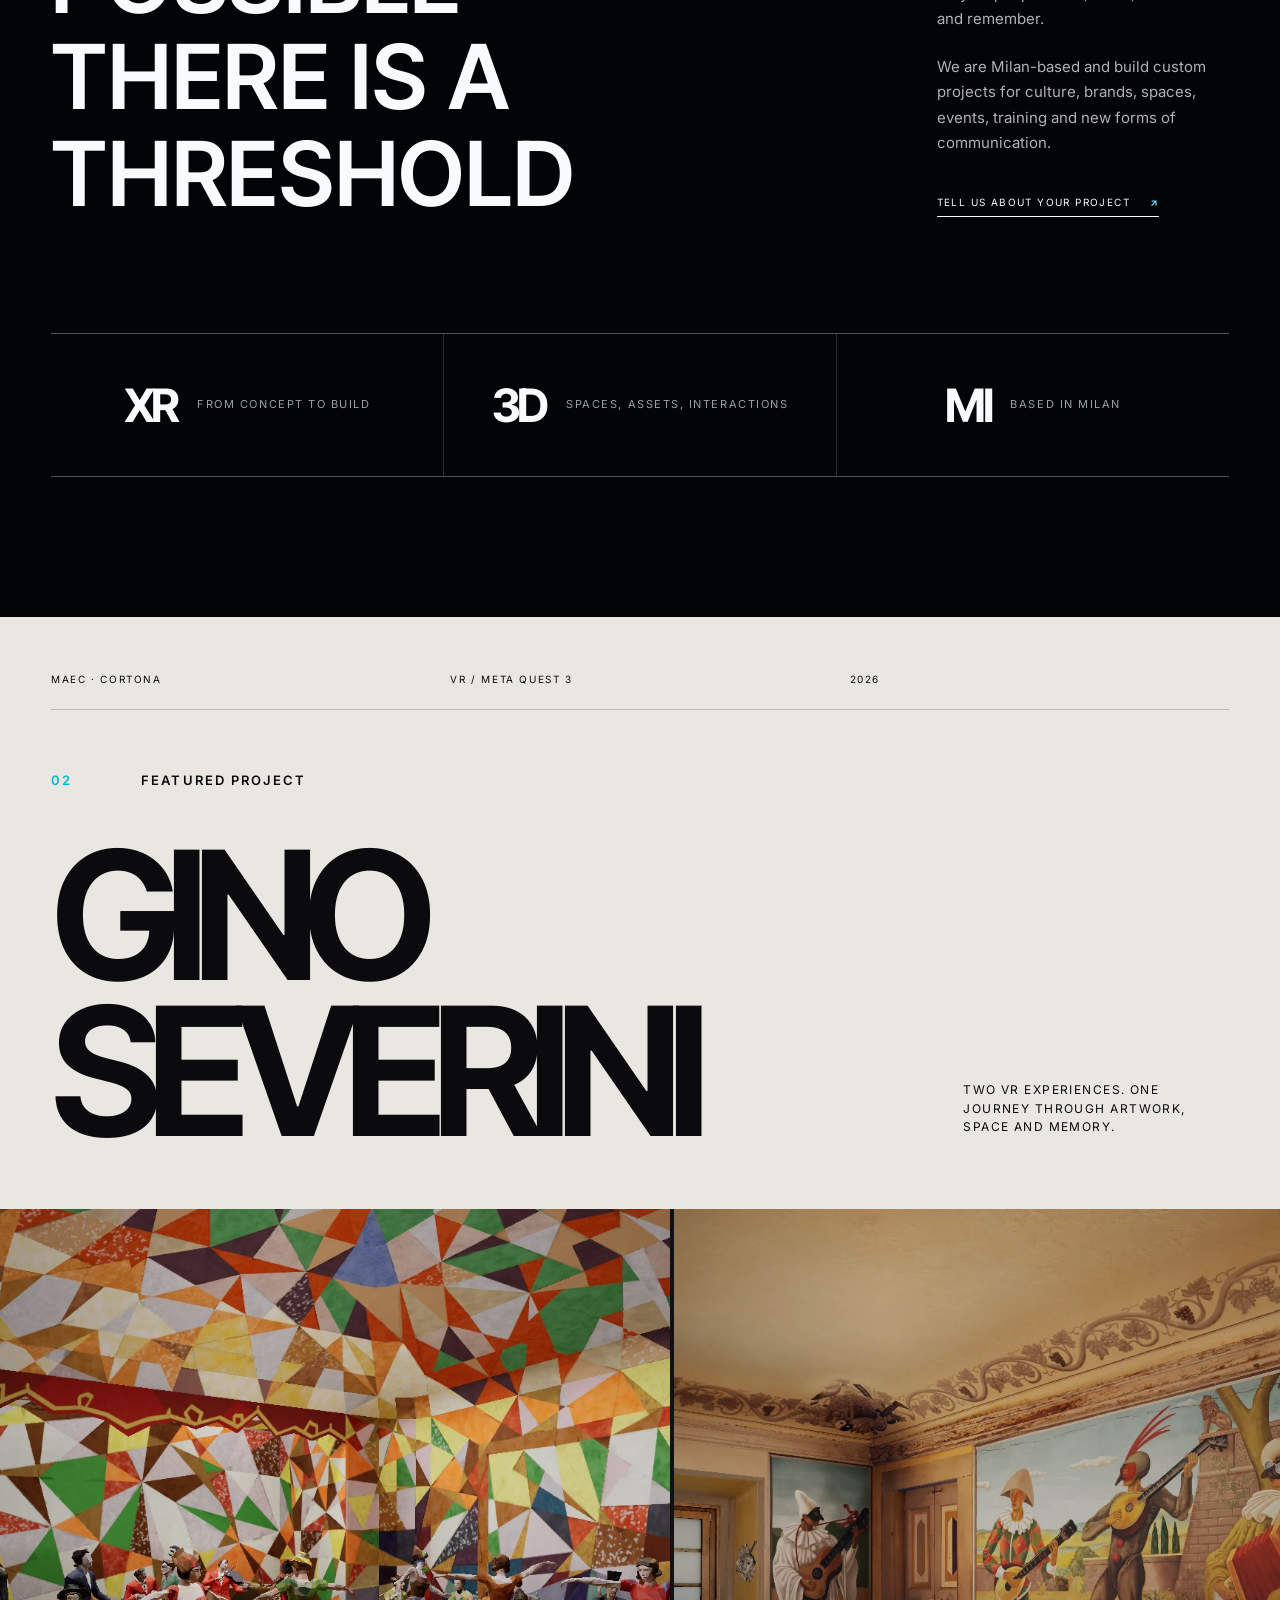
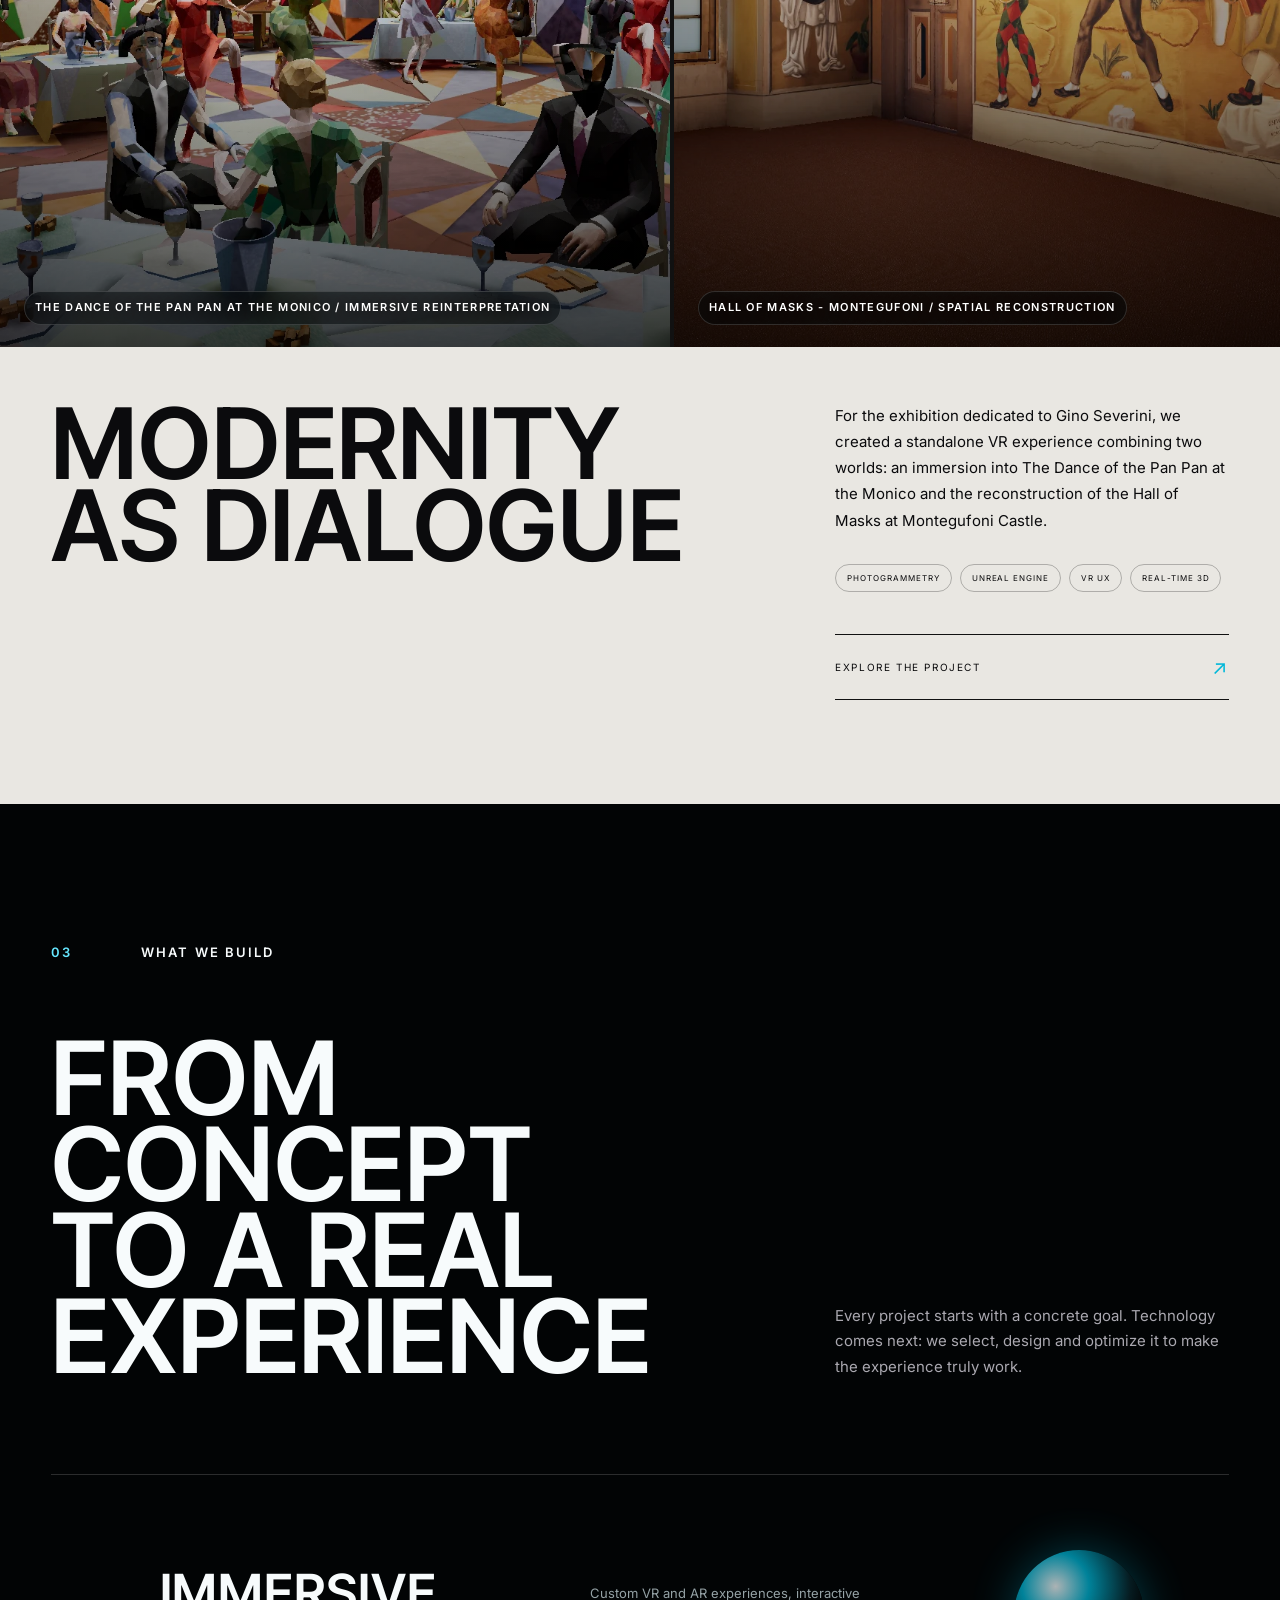
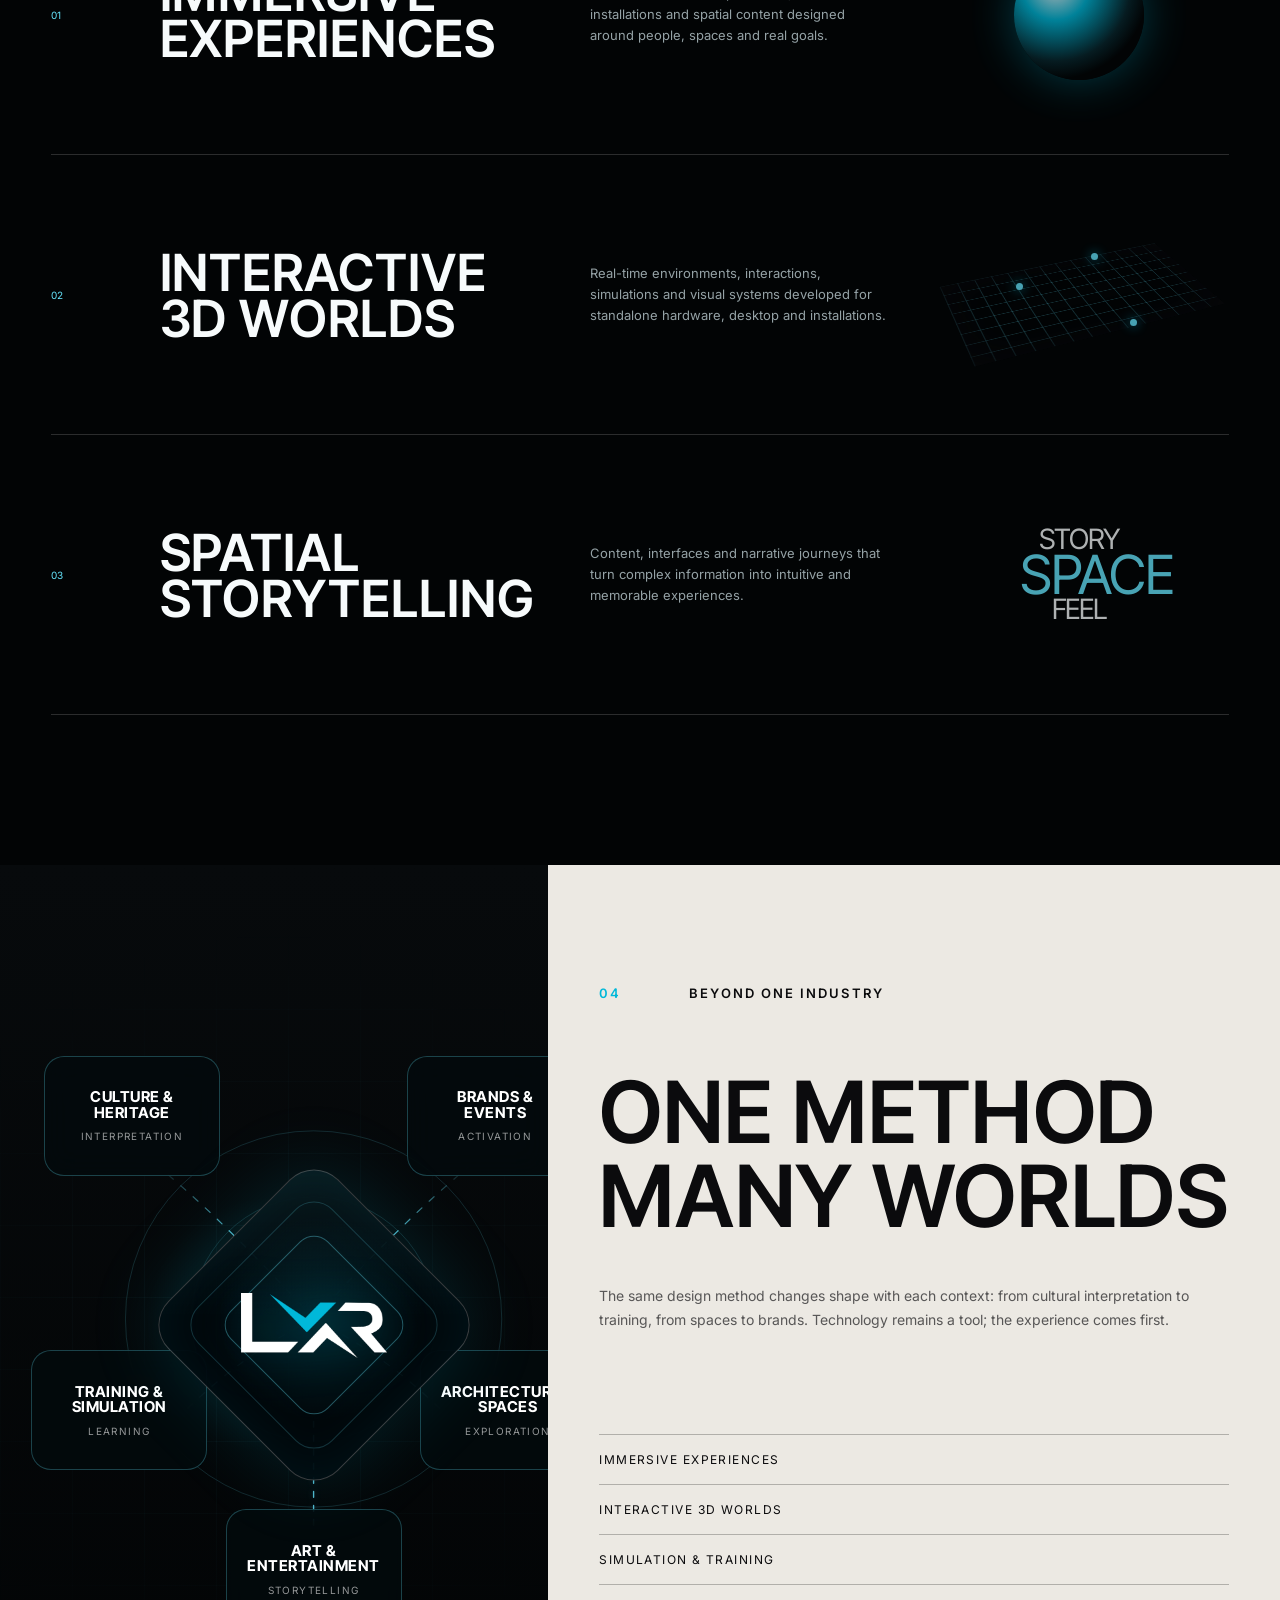
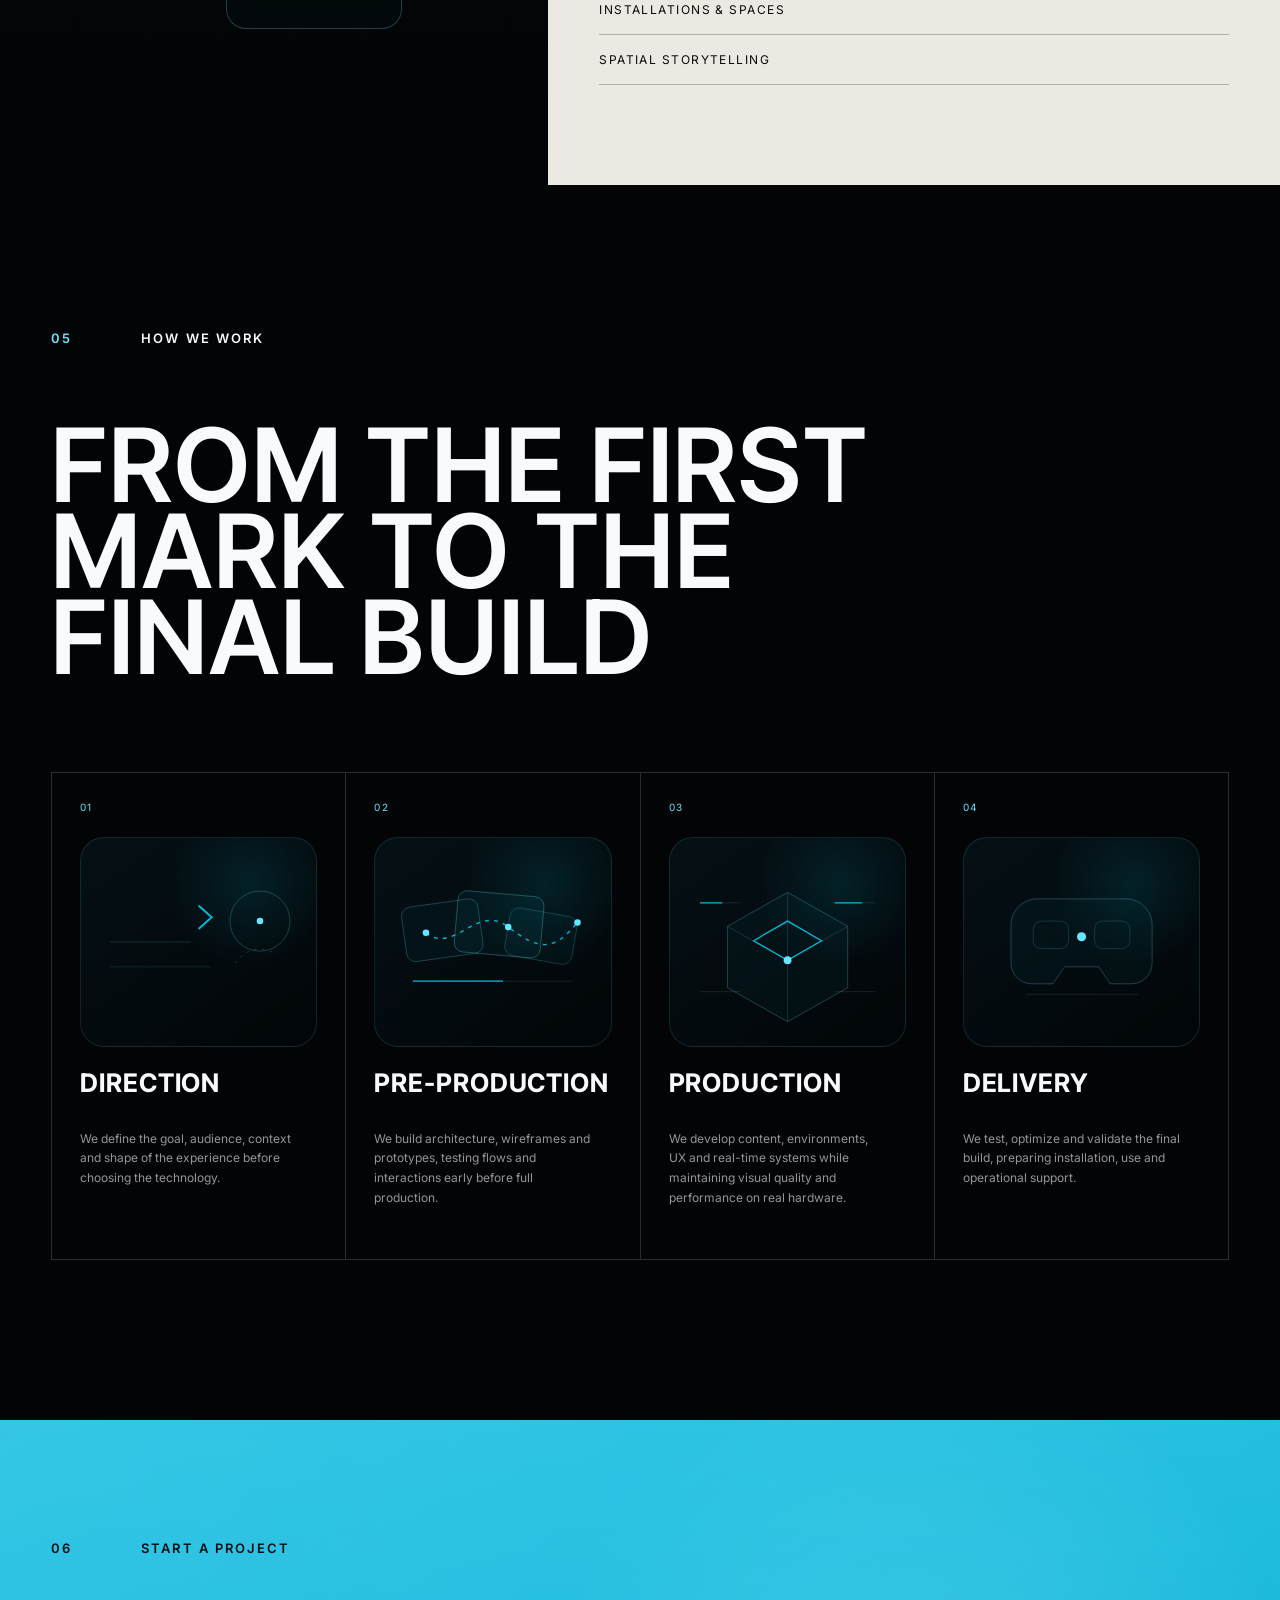
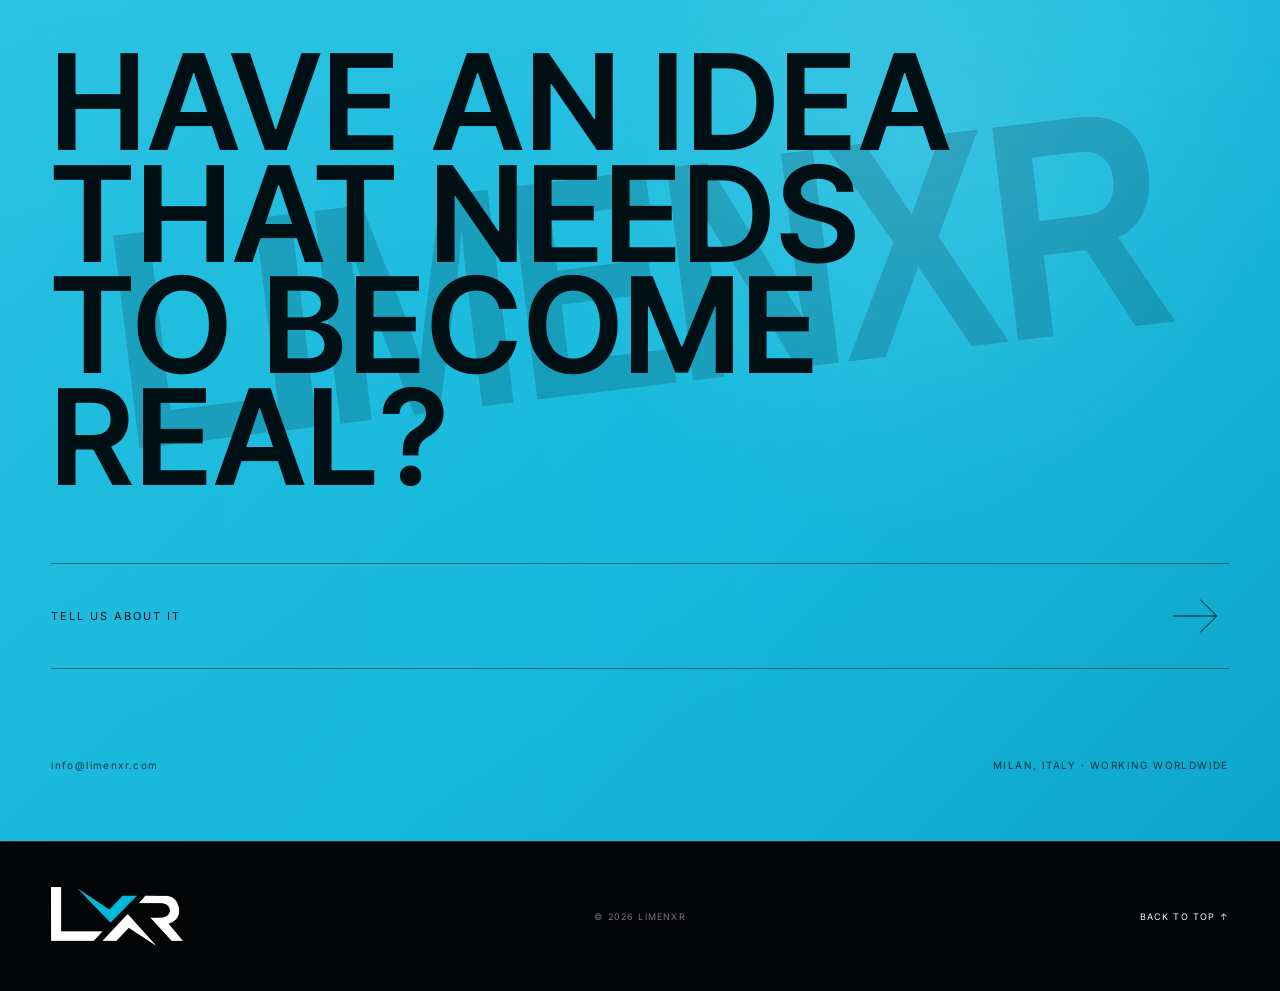
<file: en/index.html>
<!DOCTYPE html>

<html class="no-js" lang="en">
<head>
<meta charset="utf-8"/>
<meta content="width=device-width, initial-scale=1, viewport-fit=cover" name="viewport"/>
<meta content="#070709" name="theme-color"/>
<meta content="dark light" name="color-scheme"/>
<meta content="LimenXR is a Milan-based XR studio designing custom immersive experiences in VR, AR, real-time 3D and interactive technologies." name="description"/>
<meta content="index, follow, max-image-preview:large, max-snippet:-1, max-video-preview:-1" name="robots"/>
<meta content="LimenXR" name="author"/>
<meta content="LimenXR" name="application-name"/>
<meta content="website" property="og:type"/>
<meta content="LimenXR" property="og:site_name"/>
<meta content="https://limenxr.com/en/" property="og:url"/>
<meta content="LimenXR | XR Studio in Milan" property="og:title"/>
<meta content="Custom immersive experiences in VR, AR, real-time 3D and interactive technologies, designed in Milan for the real world." property="og:description"/>
<meta content="https://limenxr.com/assets/og-limenxr.jpg" property="og:image"/>
<meta content="https://limenxr.com/assets/og-limenxr.jpg" property="og:image:secure_url"/>
<meta content="image/jpeg" property="og:image:type"/>
<meta content="1200" property="og:image:width"/>
<meta content="630" property="og:image:height"/>
<meta content="LimenXR — Studio XR a Milano, esperienze immersive VR e AR" property="og:image:alt"/>
<meta content="en_US" property="og:locale"/>
<meta content="en_US" property="og:locale:alternate"/>
<meta content="summary_large_image" name="twitter:card"/>
<meta content="LimenXR | XR Studio in Milan" name="twitter:title"/>
<meta content="Custom immersive experiences in VR, AR, real-time 3D and interactive technologies, designed in Milan for the real world." name="twitter:description"/>
<meta content="https://limenxr.com/assets/og-limenxr.jpg" name="twitter:image"/>
<meta content="LimenXR — Studio XR a Milano, esperienze immersive VR e AR" name="twitter:image:alt"/>
<title>LimenXR | XR Studio in Milan — Immersive VR and AR Experiences</title>
<link href="/favicon.ico" rel="icon" sizes="any"/>
<link href="/favicon-48x48.png" rel="icon" type="image/png" sizes="48x48"/>
<link href="/favicon-192x192.png" rel="icon" type="image/png" sizes="192x192"/>
<link href="/apple-touch-icon.png" rel="apple-touch-icon" sizes="180x180"/>
<link href="/site.webmanifest" rel="manifest"/>
<link as="image" fetchpriority="high" href="../assets/limenxr-logo.png" rel="preload" type="image/png"/>
<script>document.documentElement.classList.replace('no-js','js');window.setTimeout(()=>document.documentElement.classList.add('loader-timeout'),3500);</script>
<link href="https://fonts.googleapis.com" rel="preconnect"/><link crossorigin="anonymous" href="https://fonts.gstatic.com" rel="preconnect"/><link href="https://fonts.googleapis.com/css2?family=Inter:opsz,wght@14..32,100..900&amp;family=Inter+Tight:wght@100..900&amp;display=swap" rel="stylesheet"/><link href="../styles.css" rel="stylesheet"/><link href="https://limenxr.com/en/" rel="canonical"/><link href="https://limenxr.com/" hreflang="it" rel="alternate"/><link href="https://limenxr.com/en/" hreflang="en" rel="alternate"/><link href="https://limenxr.com/" hreflang="x-default" rel="alternate"/><script type="application/ld+json">{"@context":"https://schema.org","@graph":[{"@type":"Organization","@id":"https://limenxr.com/#organization","name":"LimenXR","url":"https://limenxr.com/","logo":"https://limenxr.com/assets/limenxr-logo.png","email":"info@limenxr.com","description":"LimenXR is a Milan-based XR studio designing custom immersive experiences in VR, AR, real-time 3D and interactive technologies.","location":{"@type":"Place","name":"Milano, Italia"},"areaServed":"Worldwide"},{"@type":"WebSite","@id":"https://limenxr.com/#website","url":"https://limenxr.com/","name":"LimenXR","publisher":{"@id":"https://limenxr.com/#organization"},"inLanguage":"en"},{"@type":"WebPage","url":"https://limenxr.com/en/","name":"LimenXR | XR Studio in Milan — Immersive VR and AR Experiences","description":"LimenXR is a Milan-based XR studio designing custom immersive experiences in VR, AR, real-time 3D and interactive technologies.","about":{"@id":"https://limenxr.com/#organization"},"inLanguage":"en"}]}</script></head>
<body>
<div aria-hidden="true" class="noise"></div>
<div aria-hidden="true" class="cursor"><span></span></div>
<div aria-hidden="true" class="scroll-progress"></div>
<div aria-hidden="true" class="loader">
<img alt="" class="loader__logo" decoding="async" fetchpriority="high" height="782" loading="eager" src="../assets/limenxr-logo.png" width="1749"/>
<div class="loader__line"><i></i></div>
</div>
<header class="site-header">
<a aria-label="LimenXR home" class="brand magnetic" href="#top">
<img alt="LimenXR" class="brand__logo" decoding="async" fetchpriority="high" height="782" loading="eager" src="../assets/limenxr-logo.png" width="1749"/>
</a>
<div class="header-meta">
<span class="status-dot"></span>
<span>MILAN / IT</span>
</div>
<div class="header-actions">
<a aria-label="Visualizza il sito in italiano" class="lang-toggle magnetic" href="../">IT</a>
<button aria-controls="menu-panel" aria-expanded="false" class="menu-toggle magnetic" type="button">
<span>MENU</span><i></i>
</button>
</div>
</header>
<aside aria-hidden="true" class="menu-panel" id="menu-panel">
<div class="menu-panel__inner">
<nav aria-label="Navigazione principale" class="menu-nav">
<a href="#studio"><span>01</span><em>Studio</em></a>
<a href="#work"><span>02</span><em>Work</em></a>
<a href="#capabilities"><span>03</span><em>Capabilities</em></a>
<a href="#contact"><span>04</span><em>Contact</em></a>
</nav>
<div class="menu-panel__footer">
<a href="mailto:info@limenxr.com">info@limenxr.com</a>
<span>Milan-based · Working worldwide</span>
</div>
</div>
</aside>
<main id="top">
<section aria-labelledby="hero-title" class="hero">
<canvas aria-hidden="true" id="portal-canvas"></canvas>
<div aria-hidden="true" class="hero__glow"></div>
<div class="hero__eyebrow reveal">
<span>INDEPENDENT XR STUDIO</span>
<span class="hero__era">2026 — ∞</span>
</div>
<h1 class="hero__title" id="hero-title">
<span class="line"><span>IMMERSIVE</span></span>
<span class="line line--offset"><span>EXPERIENCES</span></span>
<span class="line line--accent"><span>BUILT TO BE FELT</span></span>
</h1>
<div class="hero__bottom reveal">
<p>We design XR experiences that turn spaces, content and stories into tangible, memorable interactions built for the real world.</p>
<a aria-label="Scopri i progetti" class="circle-link magnetic" href="#work">
<span>EXPLORE</span>
<svg aria-hidden="true" viewbox="0 0 24 24"><path d="M5 12h13M13 6l6 6-6 6"></path></svg>
</a>
</div>
<div aria-hidden="true" class="hero__side-label">VIRTUAL · AUGMENTED · INTERACTIVE</div>
</section>
<section class="manifesto section-pad" id="studio">
<div class="name-origin reveal">
<span class="name-origin__word">LIMEN</span>
<p>from Latin <em>limen -mĭnis</em> — threshold</p>
<a href="https://www.treccani.it/vocabolario/limine/" rel="noopener noreferrer" target="_blank">TRECCANI ↗</a>
</div>
<div class="section-kicker reveal">
<span>01</span>
<span>THE STUDIO</span>
</div>
<div class="manifesto__grid">
<h2 class="display-copy display-copy--threshold reveal">BETWEEN THE<br class="threshold-break--mobile"/> REAL<br class="threshold-break--desktop"/> AND<br class="threshold-break--mobile"/> THE POSSIBLE<br/>THERE IS A<br class="threshold-break--mobile"/> THRESHOLD</h2>
<div class="manifesto__copy reveal">
<p>LimenXR exists to design that threshold. We combine technical development, visual direction, interaction design and storytelling to create immersive experiences that do more than show: they let people enter, move, understand and remember.</p>
<p>We are Milan-based and build custom projects for culture, brands, spaces, events, training and new forms of communication.</p>
<a class="text-link magnetic" href="mailto:info@limenxr.com"><span>TELL US ABOUT YOUR PROJECT</span><b>↗</b></a>
</div>
</div>
<div class="studio-stats reveal">
<div><strong>XR</strong><span>FROM CONCEPT TO BUILD</span></div>
<div><strong>3D</strong><span>SPACES, ASSETS, INTERACTIONS</span></div>
<div><strong>MI</strong><span>BASED IN MILAN</span></div>
</div>
</section>
<section class="featured-work" id="work">
<div class="section-pad featured-work__head">
<div aria-label="Project details" class="featured-work__meta reveal">
<span>MAEC · CORTONA</span>
<span>VR / META QUEST 3</span>
<span>2026</span>
</div>
<div class="section-kicker reveal featured-work__kicker">
<span>02</span>
<span>FEATURED PROJECT</span>
</div>
<div class="featured-work__title-row">
<h2 class="reveal featured-work__title"><span>GINO</span><span>SEVERINI</span></h2>
<p class="reveal">TWO VR EXPERIENCES. ONE JOURNEY THROUGH ARTWORK, SPACE AND MEMORY.</p>
</div>
</div>
<article class="project-stage" data-project="severini">
<div class="project-stage__media">
<a aria-label="Open the Gino Severini case study" class="project-visual project-visual--panpan media-case-trigger" href="projects/gino-severini/">
<img alt="Ricostruzione immersiva de La Danse du Pan Pan au Monico" class="project-visual__image" decoding="async" height="1000" loading="lazy" src="../assets/panpan.webp" width="1920"/>
<span class="visual-label">THE DANCE OF THE PAN PAN AT THE MONICO / IMMERSIVE REINTERPRETATION</span>
</a>
<a aria-label="Open the Gino Severini case study" class="project-visual project-visual--room media-case-trigger" href="projects/gino-severini/">
<img alt="Ricostruzione della Sala delle Maschere di Montegufoni" class="project-visual__image" decoding="async" height="1000" loading="lazy" src="../assets/montegufoni.webp" width="1920"/>
<span class="visual-label">HALL OF MASKS - MONTEGUFONI / SPATIAL RECONSTRUCTION</span>
</a>
</div>
<div class="project-stage__info section-pad">
<div class="project-copy reveal">
<h3>MODERNITY<br/>AS DIALOGUE</h3>
<div>
<p>For the exhibition dedicated to Gino Severini, we created a standalone VR experience combining two worlds: an immersion into The Dance of the Pan Pan at the Monico and the reconstruction of the Hall of Masks at Montegufoni Castle.</p>
<div class="tags"><span>PHOTOGRAMMETRY</span><span>UNREAL ENGINE</span><span>VR UX</span><span>REAL-TIME 3D</span></div>
<a class="case-trigger magnetic" href="projects/gino-severini/"><span>EXPLORE THE PROJECT</span><b>↗</b></a>
</div>
</div>
</div>
</article>
</section>
<section class="capabilities section-pad" id="capabilities">
<div class="section-kicker reveal">
<span>03</span>
<span>WHAT WE BUILD</span>
</div>
<div class="capabilities__intro">
<h2 class="reveal">FROM CONCEPT<br/>TO A REAL<br/>EXPERIENCE</h2>
<p class="reveal">Every project starts with a concrete goal. Technology comes next: we select, design and optimize it to make the experience truly work.</p>
</div>
<div class="cap-list">
<article class="cap-item reveal">
<div class="cap-item__index">01</div>
<h3>IMMERSIVE<br/>EXPERIENCES</h3>
<p>Custom VR and AR experiences, interactive installations and spatial content designed around people, spaces and real goals.</p>
<div class="cap-item__visual orb-visual"><i></i></div>
</article>
<article class="cap-item reveal">
<div class="cap-item__index">02</div>
<h3>INTERACTIVE<br/>3D WORLDS</h3>
<p>Real-time environments, interactions, simulations and visual systems developed for standalone hardware, desktop and installations.</p>
<div class="cap-item__visual grid-visual"><i></i><i></i><i></i></div>
</article>
<article class="cap-item reveal">
<div class="cap-item__index">03</div>
<h3>SPATIAL<br/>STORYTELLING</h3>
<p>Content, interfaces and narrative journeys that turn complex information into intuitive and memorable experiences.</p>
<div class="cap-item__visual type-visual"><span>STORY</span><span>SPACE</span><span>FEEL</span></div>
</article>
</div>
</section>
<section class="sectors">
<div class="sectors__visual">
<div aria-label="LimenXR fields network" class="field-network">
<svg aria-hidden="true" class="field-network__connections" viewbox="0 0 760 720">
<defs>
<lineargradient id="networkLine" x1="0" x2="1">
<stop stop-color="#66e7ff" stop-opacity="0"></stop>
<stop offset=".5" stop-color="#66e7ff" stop-opacity=".78"></stop>
<stop offset="1" stop-color="#66e7ff" stop-opacity="0"></stop>
</lineargradient>
</defs>
<path d="M380 352 C320 286 256 220 188 164"></path>
<path d="M380 352 C440 286 504 220 572 164"></path>
<path d="M380 352 C304 390 248 436 188 500"></path>
<path d="M380 352 C456 390 512 436 572 500"></path>
<path class="field-link field-link--art" d="M380 476 L380 610"></path>
<circle cx="380" cy="352" r="148"></circle>
<circle cx="380" cy="352" r="228"></circle>
</svg>
<article class="field-node field-node--culture">
<strong>CULTURE &amp;<br/>HERITAGE</strong>
<small>INTERPRETATION</small>
</article>
<article class="field-node field-node--brands">
<strong>BRANDS &amp;<br/>EVENTS</strong>
<small>ACTIVATION</small>
</article>
<article class="field-node field-node--training">
<strong>TRAINING &amp;<br/>SIMULATION</strong>
<small>LEARNING</small>
</article>
<article class="field-node field-node--spaces">
<strong>ARCHITECTURE &amp;<br/>SPACES</strong>
<small>EXPLORATION</small>
</article>
<article class="field-node field-node--art">
<strong>ART &amp;<br/>ENTERTAINMENT</strong>
<small>STORYTELLING</small>
</article>
<div aria-hidden="true" class="field-hub">
<div class="field-hub__portal"></div>
<img alt="" height="782" src="../assets/limenxr-logo.png" width="1749"/>
</div>
<div class="field-network__intro">
<strong>BEYOND ONE INDUSTRY</strong>
</div>
</div>
</div>
<div class="sectors__content section-pad">
<div class="section-kicker reveal"><span>04</span><span>BEYOND ONE INDUSTRY</span></div>
<h2 class="reveal"><span>ONE METHOD</span><span>MANY WORLDS</span></h2>
<p class="sectors__statement reveal">The same design method changes shape with each context: from cultural interpretation to training, from spaces to brands. Technology remains a tool; the experience comes first.</p>
<div class="sector-list sector-list--outcomes reveal">
<span>IMMERSIVE EXPERIENCES</span>
<span>INTERACTIVE 3D WORLDS</span>
<span>SIMULATION &amp; TRAINING</span>
<span>INSTALLATIONS &amp; SPACES</span>
<span>SPATIAL STORYTELLING</span>
</div>
</div>
</section>
<section class="process section-pad">
<div class="section-kicker reveal"><span>05</span><span>HOW WE WORK</span></div>
<div class="process__header">
<h2 class="reveal">FROM THE FIRST<br/>MARK TO THE<br/>FINAL BUILD</h2>
</div>
<div class="process-grid">
<article class="process-card reveal">
<span class="process-card__number">01</span>
<div aria-hidden="true" class="process-card__visual">
<svg class="process-svg process-svg--direction" role="img" viewbox="0 0 360 220">
<defs><lineargradient id="dirGlow" x1="0" x2="1"><stop stop-color="#66e7ff" stop-opacity="0"></stop><stop offset=".5" stop-color="#66e7ff"></stop><stop offset="1" stop-color="#66e7ff" stop-opacity="0"></stop></lineargradient></defs>
<circle cx="274" cy="78" fill="none" r="46" stroke="rgba(102,231,255,.35)"></circle>
<circle class="svg-pulse" cx="274" cy="78" fill="#66e7ff" r="5"></circle>
<path d="M44 72H214" stroke="url(#dirGlow)" stroke-width="2"></path>
<path d="M44 110H168" stroke="rgba(102,231,255,.25)"></path>
<path d="M44 148H198" stroke="rgba(102,231,255,.16)"></path>
<path class="svg-drift" d="M180 54l20 18-20 18" fill="none" stroke="#00b8d9" stroke-width="3"></path>
<path class="svg-dash" d="M236 142c18-22 36-26 58-16" fill="none" stroke="rgba(255,255,255,.22)" stroke-dasharray="4 8"></path>
</svg>
</div>
<div class="process-card__copy">
<h3>DIRECTION</h3>
<p>We define the goal, audience, context and shape of the experience before choosing the technology.</p>
</div>
</article>
<article class="process-card reveal">
<span class="process-card__number">02</span>
<div aria-hidden="true" class="process-card__visual">
<svg class="process-svg process-svg--preproduction" role="img" viewbox="0 0 360 220">
<rect fill="rgba(0,184,217,.04)" height="84" rx="14" stroke="rgba(102,231,255,.34)" transform="rotate(-8 103 92)" width="118" x="44" y="50"></rect>
<rect fill="rgba(0,184,217,.05)" height="94" rx="14" stroke="rgba(102,231,255,.42)" transform="rotate(5 190 83)" width="132" x="124" y="36"></rect>
<rect fill="rgba(0,184,217,.035)" height="74" rx="14" stroke="rgba(102,231,255,.28)" transform="rotate(10 254 101)" width="104" x="202" y="64"></rect>
<path class="svg-dash" d="M78 96c44 34 78-46 126-9s70 37 106-7" fill="none" stroke="#00b8d9" stroke-dasharray="6 8" stroke-width="2"></path>
<circle cx="78" cy="96" fill="#66e7ff" r="5"></circle>
<circle cx="204" cy="87" fill="#66e7ff" r="5"></circle>
<circle cx="310" cy="80" fill="#66e7ff" r="5"></circle>
<path d="M58 170H302" stroke="rgba(255,255,255,.14)"></path>
<path class="svg-progress" d="M58 170H196" stroke="#00b8d9" stroke-width="2"></path>
</svg>
</div>
<div class="process-card__copy">
<h3>PRE-PRODUCTION</h3>
<p>We build architecture, wireframes and prototypes, testing flows and interactions early before full production.</p>
</div>
</article>
<article class="process-card reveal">
<span class="process-card__number">03</span>
<div aria-hidden="true" class="process-card__visual">
<svg class="process-svg process-svg--production" role="img" viewbox="0 0 360 220">
<path d="M180 34l92 52v94l-92 52-92-52V86z" fill="rgba(0,184,217,.035)" stroke="rgba(102,231,255,.38)"></path>
<path d="M180 34v104m92-52l-92 52-92-52m92 52v94" fill="none" stroke="rgba(102,231,255,.24)"></path>
<path class="svg-breathe" d="M128 108l52-30 52 30-52 30z" fill="none" stroke="#00b8d9" stroke-width="2"></path>
<circle class="svg-pulse" cx="180" cy="138" fill="#66e7ff" r="6"></circle>
<path d="M46 50h62M252 50h62M46 186h62M252 186h62" stroke="rgba(255,255,255,.15)"></path>
<path d="M46 50h34M252 50h42" stroke="#00b8d9" stroke-width="2"></path>
</svg>
</div>
<div class="process-card__copy">
<h3>PRODUCTION</h3>
<p>We develop content, environments, UX and real-time systems while maintaining visual quality and performance on real hardware.</p>
</div>
</article>
<article class="process-card reveal">
<span class="process-card__number">04</span>
<div aria-hidden="true" class="process-card__visual">
<svg class="process-svg process-svg--delivery" role="img" viewbox="0 0 360 220">
<path d="M72 84c0-22 18-40 40-40h136c22 0 40 18 40 40v58c0 18-14 32-32 32h-32l-18-26h-52l-18 26h-32c-18 0-32-14-32-32z" fill="rgba(0,184,217,.035)" stroke="rgba(102,231,255,.38)"></path>
<rect fill="none" height="42" rx="12" stroke="rgba(102,231,255,.25)" width="54" x="106" y="78"></rect>
<rect fill="none" height="42" rx="12" stroke="rgba(102,231,255,.25)" width="54" x="200" y="78"></rect>
<circle class="svg-pulse" cx="180" cy="102" fill="#66e7ff" r="7"></circle>
<path class="svg-check" d="M238 48l16 16 34-38" fill="none" stroke="#00b8d9" stroke-linecap="round" stroke-linejoin="round" stroke-width="4"></path>
<path d="M94 190H266" stroke="rgba(255,255,255,.14)"></path>
<path class="svg-load" d="M94 190H266" stroke="#00b8d9" stroke-dasharray="172" stroke-dashoffset="172" stroke-width="2"></path>
</svg>
</div>
<div class="process-card__copy">
<h3>DELIVERY</h3>
<p>We test, optimize and validate the final build, preparing installation, use and operational support.</p>
</div>
</article>
</div>
</section>
<section class="contact" id="contact">
<div aria-hidden="true" class="contact__backdrop">
<svg aria-hidden="true" class="contact-wordmark" preserveaspectratio="xMidYMid meet" viewbox="0 0 1600 720">
<text lengthadjust="spacingAndGlyphs" text-anchor="middle" textlength="1320" transform="rotate(-7 800 360)" x="800" y="430">LIMENXR</text>
</svg>
</div>
<div class="contact__inner section-pad">
<div class="section-kicker reveal"><span>06</span><span>START A PROJECT</span></div>
<h2 class="reveal">HAVE AN IDEA<br/>THAT NEEDS<br/>TO BECOME<br/>REAL?</h2>
<a class="contact-cta magnetic reveal" href="mailto:info@limenxr.com">
<span>TELL US ABOUT IT</span>
<svg aria-hidden="true" viewbox="0 0 80 80"><path d="M12 40h52M45 20l20 20-20 20"></path></svg>
</a>
<div class="contact__details reveal">
<a href="mailto:info@limenxr.com">info@limenxr.com</a>
<span>MILAN, ITALY · WORKING WORLDWIDE</span>
</div>
</div>
</section>
</main>
<footer class="site-footer section-pad">
<div class="brand brand--footer"><img alt="LimenXR" class="brand__logo" height="782" src="../assets/limenxr-logo.png" width="1749"/></div>
<p>© 2026 LIMENXR</p>
<a class="back-top magnetic" href="#top"><span>BACK TO TOP</span> ↑</a>
</footer>
<script src="../script.js"></script>
<script data-cf-beacon='{"token": "e63e4f454eb64c06982cba87133fa9ac"}' src="https://static.cloudflareinsights.com/beacon.min.js" type="module"></script></body>
</html>
</file>
<file: styles.css>
/* LimenXR V27 — consolidated stylesheet */
:root {
  --bg: #020405;
  --bg-soft: #071014;
  --ink: #f7fbfc;
  --muted: #95a2a6;
  --line: rgba(255,255,255,.16);
  --accent: #00b8d9;
  --accent-2: #66e7ff;
  --pad: clamp(22px, 4vw, 72px);
  --display: "Inter Tight", "Inter", Arial, sans-serif;
  --body: "Inter", Arial, sans-serif;
}

* { box-sizing: border-box; }
html { scroll-behavior: smooth; background: var(--bg); }
body { margin: 0; background: var(--bg); color: var(--ink); font-family: var(--body); overflow-x: hidden; cursor: none; }
body.menu-open, body.modal-open { overflow: hidden; }
a, button { color: inherit; }
a { text-decoration: none; }
button { font: inherit; }
::selection { background: var(--accent); color: white; }

.noise { position: fixed; inset: 0; pointer-events: none; z-index: 100; opacity: .035; background-image: url("data:image/svg+xml,%3Csvg viewBox='0 0 180 180' xmlns='http://www.w3.org/2000/svg'%3E%3Cfilter id='n'%3E%3CfeTurbulence type='fractalNoise' baseFrequency='.85' numOctaves='3' stitchTiles='stitch'/%3E%3C/filter%3E%3Crect width='100%25' height='100%25' filter='url(%23n)' opacity='.7'/%3E%3C/svg%3E"); mix-blend-mode: screen; }
.scroll-progress { position: fixed; top: 0; left: 0; width: 100%; height: 2px; z-index: 110; transform: scaleX(0); transform-origin: left; background: var(--accent-2); }
.cursor { position: fixed; width: 34px; height: 34px; border: 1px solid rgba(255,255,255,.45); border-radius: 50%; pointer-events: none; z-index: 999; transform: translate(-50%, -50%); transition: width .25s, height .25s, background .25s, border .25s; mix-blend-mode: difference; }
.cursor span { position: absolute; width: 4px; height: 4px; left: 50%; top: 50%; transform: translate(-50%,-50%); background: white; border-radius: 50%; }
.cursor.is-active { width: 64px; height: 64px; background: #fff; border-color: #fff; }

.loader { position: fixed; inset: 0; z-index: 1000; display: grid; place-items: center; background: #050506; transition: transform .9s cubic-bezier(.77,0,.18,1); }
.loader.is-hidden { transform: translateY(-105%); }
.loader__logo { width: min(42vw, 360px); height: auto; display: block; filter: drop-shadow(0 0 28px rgba(0,184,217,.14)); }
.loader__line { position: absolute; left: 10vw; right: 10vw; bottom: 10vh; height: 1px; background: #222; overflow: hidden; }
.loader__line i { display: block; width: 100%; height: 100%; background: var(--accent); transform: translateX(-100%); animation: loadline 1.25s ease forwards; }
@keyframes loadline { to { transform: translateX(0); } }

.site-header { position: fixed; inset: 0 0 auto 0; height: 84px; z-index: 90; display: grid; grid-template-columns: 1fr auto 1fr; align-items: center; padding: 0 var(--pad); mix-blend-mode: difference; }
.brand { display: inline-flex; align-items: center; gap: 10px; justify-self: start; }
.brand__mark { display: grid; place-items: center; width: 31px; height: 31px; border: 1px solid currentColor; border-radius: 50%; font-size: 13px; font-weight: 700; }
.brand__name { font-family: var(--display); font-size: 17px; font-weight: 700; letter-spacing: -.04em; }
.brand__name span { color: var(--accent-2); }
.header-meta { display: flex; align-items: center; gap: 8px; font-size: 10px; letter-spacing: .16em; }
.status-dot { width: 6px; height: 6px; border-radius: 50%; background: #8dff7a; box-shadow: 0 0 10px #8dff7a; }
.header-actions { justify-self: end; display: flex; align-items: center; gap: 24px; }
.lang-toggle, .menu-toggle { border: 0; background: none; padding: 10px 0; cursor: none; font-size: 11px; letter-spacing: .14em; }
.menu-toggle { display: flex; align-items: center; gap: 12px; }
.menu-toggle i { width: 24px; height: 1px; background: currentColor; display: block; position: relative; transition: transform .3s; }
.menu-toggle i::after { content: ""; position: absolute; width: 14px; height: 1px; right: 0; top: 6px; background: currentColor; transition: width .3s, transform .3s, top .3s; }
.menu-open .menu-toggle i { transform: rotate(45deg); }
.menu-open .menu-toggle i::after { width: 24px; top: 0; transform: rotate(90deg); }

.menu-panel { position: fixed; inset: 0; z-index: 80; background: var(--accent); transform: translateY(-105%); transition: transform .8s cubic-bezier(.77,0,.18,1); visibility: hidden; }
.menu-panel.is-open { transform: translateY(0); visibility: visible; }
.menu-panel__inner { min-height: 100%; padding: 130px var(--pad) 40px; display: grid; grid-template-rows: 1fr auto; }
.menu-nav { display: flex; flex-direction: column; justify-content: center; }
.menu-nav a { display: grid; grid-template-columns: 70px 1fr; align-items: end; border-bottom: 1px solid rgba(255,255,255,.3); padding: 13px 0; overflow: hidden; }
.menu-nav span { font-size: 11px; opacity: .7; margin-bottom: 14px; }
.menu-nav em { font-family: var(--display); font-size: clamp(52px, 8.5vw, 136px); font-style: normal; font-weight: 650; letter-spacing: -.07em; line-height: .83; transition: transform .35s; }
.menu-nav a:hover em { transform: translateX(20px); }
.menu-panel__footer { display: flex; justify-content: space-between; font-size: 12px; letter-spacing: .04em; }

.section-pad { padding-left: var(--pad); padding-right: var(--pad); }
.section-kicker { display: grid; grid-template-columns: 72px auto; gap: 18px; align-items: center; font-size: 13px; font-weight: 600; letter-spacing: .16em; text-transform: uppercase; line-height: 1.25; }
.section-kicker span:first-child { color: var(--accent-2); }
.reveal { opacity: 0; transform: translateY(35px); transition: opacity .9s ease, transform .9s cubic-bezier(.22,1,.36,1); }
.reveal.is-visible { opacity: 1; transform: translateY(0); }

.hero { min-height: 100svh; position: relative; overflow: hidden; display: grid; grid-template-rows: auto 1fr auto; padding: 128px var(--pad) 34px; background: radial-gradient(circle at 70% 43%, rgba(0,184,217,.13), transparent 30%), var(--bg); }
#portal-canvas { position: absolute; inset: 0; width: 100%; height: 100%; opacity: .78; }
.hero__glow { position: absolute; width: 44vw; height: 44vw; max-width: 620px; max-height: 620px; right: 7vw; top: 14vh; border: 1px solid rgba(255,255,255,.1); border-radius: 50%; box-shadow: inset 0 0 90px rgba(0,184,217,.12), 0 0 100px rgba(0,184,217,.08); }
.hero__eyebrow { position: relative; z-index: 2; display: flex; justify-content: space-between; max-width: 52vw; font-size: 10px; letter-spacing: .16em; color: #c4c2c9; }
.hero__title { position: relative; z-index: 2; margin: auto 0; padding-top: 4vh; font-family: var(--display); font-size: clamp(58px, 10.7vw, 176px); font-weight: 650; letter-spacing: -.075em; line-height: .79; text-transform: uppercase; }
.hero__title .line { display: block; overflow: hidden; }
.hero__title .line > span { display: block; transform: translateY(110%); animation: titleIn 1.15s cubic-bezier(.22,1,.36,1) forwards; animation-delay: 1.35s; }
.hero__title .line:nth-child(2) > span { animation-delay: 1.45s; }
.hero__title .line:nth-child(3) > span { animation-delay: 1.55s; }
@keyframes titleIn { to { transform: translateY(0); } }
.hero__title .line--offset { margin-left: 15vw; }
.hero__title .line--accent { color: transparent; -webkit-text-stroke: 1px rgba(243,241,237,.7); margin-left: 5vw; }
.hero__bottom { position: relative; z-index: 2; display: flex; align-items: end; justify-content: space-between; margin-left: 49vw; }
.hero__bottom p { width: min(430px, 42vw); font-size: 14px; line-height: 1.6; color: #c2c0c7; }
.circle-link { width: 112px; height: 112px; border: 1px solid rgba(255,255,255,.35); border-radius: 50%; display: flex; flex-direction: column; align-items: center; justify-content: center; gap: 9px; font-size: 9px; letter-spacing: .16em; transition: background .35s, border .35s; }
.circle-link:hover { background: var(--accent); border-color: var(--accent); }
.circle-link svg { width: 22px; fill: none; stroke: currentColor; stroke-width: 1.4; }
.hero__side-label { position: absolute; right: 10px; top: 50%; transform: rotate(90deg) translateX(50%); transform-origin: right center; font-size: 8px; letter-spacing: .25em; color: #777680; }

.marquee { overflow: hidden; border-top: 1px solid var(--line); border-bottom: 1px solid var(--line); padding: 18px 0; background: var(--ink); color: var(--bg); }
.marquee__track { width: max-content; display: flex; align-items: center; gap: 30px; animation: marquee 28s linear infinite; font-family: var(--display); font-size: 14px; font-weight: 600; letter-spacing: .06em; }
.marquee__track i { color: var(--accent); font-style: normal; }
@keyframes marquee { to { transform: translateX(-50%); } }

.manifesto { padding-top: 150px; padding-bottom: 140px; }
.manifesto__grid { display: grid; grid-template-columns: 1.45fr .55fr; gap: 9vw; align-items: end; padding-top: 90px; }
.display-copy { margin: 0; font-family: var(--display); font-size: clamp(47px, 7vw, 112px); line-height: .91; letter-spacing: -.07em; font-weight: 600; }
.manifesto__copy { padding-bottom: 6px; }
.manifesto__copy p { margin: 0 0 22px; color: #b2b0b8; font-size: 15px; line-height: 1.7; }
.text-link { display: inline-flex; gap: 20px; align-items: center; margin-top: 18px; padding-bottom: 8px; border-bottom: 1px solid currentColor; font-size: 10px; letter-spacing: .14em; }
.text-link b { color: var(--accent-2); }
.studio-stats { display: grid; grid-template-columns: repeat(3, 1fr); gap: 1px; margin-top: 110px; background: var(--line); border-top: 1px solid var(--line); border-bottom: 1px solid var(--line); }
.studio-stats div { background: var(--bg); padding: 42px 34px; display: flex; align-items: center; justify-content: center; gap: 20px; min-height: 142px; }
.studio-stats strong { font-family: var(--display); font-size: 46px; letter-spacing: -.07em; }
.studio-stats span { font-size: 11px; letter-spacing: .14em; color: var(--muted); line-height: 1.45; }

.featured-work { background: #e9e7e2; color: #0b0b0d; }
.featured-work__head { padding-top: 120px; padding-bottom: 70px; }
.featured-work__head .section-kicker span:first-child { color: var(--accent); }
.featured-work__title-row { display: grid; grid-template-columns: 1.5fr .5fr; gap: 9vw; align-items: end; margin-top: 70px; }
.featured-work__title-row h2 { margin: 0; font-family: var(--display); font-size: clamp(82px, 14vw, 218px); letter-spacing: -.085em; line-height: .73; font-weight: 650; }
.featured-work__title-row p { margin: 0; font-size: 12px; line-height: 1.55; letter-spacing: .12em; }
.project-stage__media { height: 82vh; min-height: 620px; display: grid; grid-template-columns: 1.05fr .95fr; gap: 4px; background: #111; overflow: hidden; }
.project-visual { position: relative; overflow: hidden; }
.visual-label { position: absolute; left: 24px; bottom: 22px; z-index: 4; max-width: calc(100% - 48px); font-size: 11px; font-weight: 600; letter-spacing: .12em; line-height: 1.45; color: white; text-transform: uppercase; text-wrap: balance; mix-blend-mode: normal; text-shadow: 0 2px 14px rgba(0,0,0,.45); }
.project-visual--panpan { background: #061318; }
.project-visual--panpan::before { content: ""; position: absolute; inset: -20%; background: repeating-conic-gradient(from 15deg at 50% 50%, #00b8d9 0 8deg, #061318 8deg 17deg, #f0e9d8 17deg 20deg, #0c2329 20deg 31deg); filter: blur(2px); animation: rotateSlow 35s linear infinite; }
.project-visual--panpan::after { content: ""; position: absolute; inset: 0; background: radial-gradient(circle, transparent 10%, rgba(8,7,12,.35) 56%, #08070c 120%); }
@keyframes rotateSlow { to { transform: rotate(360deg) scale(1.1); } }
.shape { position: absolute; z-index: 2; border: 1px solid rgba(255,255,255,.4); backdrop-filter: blur(4px); mix-blend-mode: screen; animation: drift 9s ease-in-out infinite alternate; }
.s1 { width: 26%; height: 44%; left: 12%; top: 14%; transform: rotate(31deg); background: rgba(255,115,90,.28); }
.s2 { width: 32%; height: 30%; right: 10%; top: 23%; transform: rotate(-24deg); background: rgba(0,184,217,.4); animation-delay: -2s; }
.s3 { width: 18%; height: 50%; left: 41%; bottom: 5%; transform: rotate(12deg); background: rgba(255,230,174,.15); animation-delay: -4s; }
.s4 { width: 20%; height: 20%; right: 15%; bottom: 9%; border-radius: 50%; background: rgba(245,85,120,.35); animation-delay: -6s; }
.s5 { width: 16%; height: 16%; left: 9%; bottom: 11%; background: rgba(255,255,255,.16); animation-delay: -3s; }
@keyframes drift { to { transform: translate3d(18px,-20px,0) rotate(42deg) scale(1.06); } }
.project-visual--room { background: radial-gradient(circle at 50% 40%, #14323a, #08080d 64%); }
#pointcloud-canvas { width: 100%; height: 100%; display: block; }
.project-stage__info { padding-top: 55px; padding-bottom: 110px; }
.project-meta { display: grid; grid-template-columns: repeat(3, 1fr); padding: 0 0 26px; border-bottom: 1px solid rgba(0,0,0,.2); font-size: 9px; letter-spacing: .15em; }
.project-copy { display: grid; grid-template-columns: 1.25fr .75fr; gap: 10vw; padding-top: 60px; align-items: start; }
.project-copy h3 { margin: 0; font-family: var(--display); font-size: clamp(55px, 7.7vw, 126px); line-height: .83; letter-spacing: -.075em; font-weight: 600; }
.project-copy p { margin: 0; font-size: 15px; line-height: 1.75; }
.tags { display: flex; flex-wrap: wrap; gap: 8px; margin: 30px 0 42px; }
.tags span { border: 1px solid rgba(0,0,0,.25); border-radius: 999px; padding: 8px 11px; font-size: 8px; letter-spacing: .12em; }
.case-trigger { width: 100%; display: flex; justify-content: space-between; align-items: center; border: 0; border-top: 1px solid #111; border-bottom: 1px solid #111; background: transparent; padding: 20px 0; cursor: none; font-size: 10px; letter-spacing: .16em; }
.case-trigger b { font-size: 20px; font-weight: 400; color: var(--accent); }

.capabilities { padding-top: 140px; padding-bottom: 150px; background: var(--bg); }
.capabilities__intro { display: grid; grid-template-columns: 1.25fr .75fr; gap: 10vw; align-items: end; margin-top: 75px; margin-bottom: 95px; }
.capabilities__intro h2, .sectors h2, .process h2, .contact h2 { margin: 0; font-family: var(--display); font-size: clamp(58px, 8vw, 130px); line-height: .84; letter-spacing: -.075em; font-weight: 600; }
.capabilities__intro p { max-width: 470px; margin: 0; color: #aaa8b0; font-size: 15px; line-height: 1.7; }
.cap-list { border-top: 1px solid var(--line); }
.cap-item { min-height: 280px; display: grid; grid-template-columns: 70px .85fr .65fr .65fr; gap: 3vw; align-items: center; border-bottom: 1px solid var(--line); position: relative; overflow: hidden; }
.cap-item__index { font-size: 10px; color: var(--accent-2); }
.cap-item h3 { font-family: var(--display); font-size: clamp(34px, 4vw, 66px); line-height: .9; letter-spacing: -.05em; font-weight: 600; margin: 0; }
.cap-item p { margin: 0; color: #95a2a6; font-size: 13px; line-height: 1.65; }
.cap-item__visual { height: 190px; position: relative; opacity: .7; transition: opacity .4s, transform .4s; }
.cap-item:hover .cap-item__visual { opacity: 1; transform: scale(1.04); }
.orb-visual i { position: absolute; width: 130px; height: 130px; left: 50%; top: 50%; transform: translate(-50%,-50%); border-radius: 50%; background: radial-gradient(circle at 32% 28%, #eee, #00b8d9 25%, #08262d 58%, #09090d 72%); box-shadow: 0 0 45px rgba(0,184,217,.45); }
.grid-visual { perspective: 600px; }
.grid-visual::before { content: ""; position: absolute; inset: 25px; background-image: linear-gradient(rgba(102,231,255,.28) 1px, transparent 1px), linear-gradient(90deg, rgba(102,231,255,.28) 1px, transparent 1px); background-size: 18px 18px; transform: rotateX(58deg) rotateZ(-23deg); box-shadow: inset 0 0 50px #09090d; }
.grid-visual i { position: absolute; width: 7px; height: 7px; border-radius: 50%; background: var(--accent-2); box-shadow: 0 0 12px var(--accent); animation: pulse 2s infinite alternate; }
.grid-visual i:nth-child(1) { left: 29%; top: 44%; }
.grid-visual i:nth-child(2) { left: 54%; top: 28%; animation-delay: -.7s; }
.grid-visual i:nth-child(3) { left: 67%; top: 63%; animation-delay: -1.4s; }
@keyframes pulse { to { transform: scale(2.5); opacity: .25; } }
.type-visual { display: flex; flex-direction: column; justify-content: center; align-items: center; font-family: var(--display); font-size: 28px; line-height: .85; letter-spacing: -.04em; }
.type-visual span:nth-child(2) { color: var(--accent-2); font-size: 54px; transform: translateX(18px); }

.sectors { position: relative; min-height: 950px; display: grid; grid-template-columns: 1fr 1fr; background: #ece9e3; color: #0b0b0d; overflow: hidden; }
.sectors__visual { position: relative; background: #0b0b0d; min-height: 750px; display: grid; place-items: center; }
.sectors__rings { width: min(46vw, 620px); aspect-ratio: 1; border: 1px solid rgba(255,255,255,.35); border-radius: 50%; position: relative; animation: spin 22s linear infinite; }
.sectors__rings::before, .sectors__rings::after { content: ""; position: absolute; border-radius: 50%; border: 1px solid rgba(102,231,255,.5); }
.sectors__rings::before { inset: 12%; border-left-color: transparent; border-bottom-color: transparent; transform: rotate(30deg); }
.sectors__rings::after { inset: 27%; border-right-color: transparent; box-shadow: 0 0 70px rgba(0,184,217,.4); }
@keyframes spin { to { transform: rotate(360deg); } }
.sectors__core { position: absolute; font-family: var(--display); font-size: clamp(80px, 11vw, 170px); font-weight: 650; letter-spacing: -.09em; color: white; }
.sectors__content { padding-top: 120px; padding-bottom: 100px; display: flex; flex-direction: column; }
.sectors__content .section-kicker span:first-child { color: var(--accent); }
.sectors h2 { margin-top: 75px; }
.sector-list { margin-top: auto; display: flex; flex-direction: column; border-top: 1px solid rgba(0,0,0,.25); }
.sector-list span { padding: 17px 0; border-bottom: 1px solid rgba(0,0,0,.25); font-size: 12px; letter-spacing: .12em; transition: padding .3s, color .3s; }
.sector-list span:hover { padding-left: 18px; color: var(--accent); }

.process { padding-top: 145px; padding-bottom: 160px; }
.process__header { margin-top: 75px; }
.process-grid { display: grid; grid-template-columns: repeat(4, 1fr); margin-top: 95px; border-top: 1px solid var(--line); border-left: 1px solid var(--line); }
.process-grid article { min-height: 420px; padding: 28px 28px 30px; border-right: 1px solid var(--line); border-bottom: 1px solid var(--line); display: flex; flex-direction: column; position: relative; overflow: hidden; }
.process-grid article > span { color: var(--accent-2); font-size: 10px; position: relative; z-index: 2; }
.process-grid h3 { margin: auto 0 18px; font-family: var(--display); font-size: 30px; letter-spacing: -.04em; position: relative; z-index: 2; }
.process-grid p { margin: 0; color: #96949c; font-size: 12px; line-height: 1.6; position: relative; z-index: 2; max-width: 92%; }

.contact { min-height: 100svh; position: relative; overflow: hidden; background: var(--accent); color: white; display: grid; align-items: center; }
.contact__backdrop { position: absolute; inset: 0; display: grid; place-items: center; overflow: hidden; opacity: .2; }
.contact__backdrop span { font-family: var(--display); font-size: clamp(180px, 24vw, 520px); font-weight: 800; letter-spacing: -.08em; white-space: nowrap; transform: rotate(-5deg) translateY(2%); color: rgba(0,16,20,.12); -webkit-text-stroke: 1px rgba(0,16,20,.18); text-shadow: 0 12px 36px rgba(0,16,20,.08); }
.contact__inner { position: relative; z-index: 1; padding-top: 120px; padding-bottom: 70px; }
.contact .section-kicker span:first-child { color: white; }
.contact h2 { margin-top: 90px; max-width: 1100px; font-size: clamp(70px, 10.4vw, 170px); }
.contact-cta { margin-top: 70px; display: flex; align-items: center; justify-content: space-between; border-top: 1px solid rgba(255,255,255,.5); border-bottom: 1px solid rgba(255,255,255,.5); padding: 19px 0; font-size: 11px; letter-spacing: .18em; }
.contact-cta svg { width: 66px; fill: none; stroke: currentColor; stroke-width: 1.2; transition: transform .35s; }
.contact-cta:hover svg { transform: translateX(12px); }
.contact__details { margin-top: 90px; display: flex; justify-content: space-between; font-size: 10px; letter-spacing: .14em; }
.site-footer { min-height: 150px; display: grid; grid-template-columns: 1fr auto 1fr; align-items: center; border-top: 1px solid var(--line); font-size: 9px; letter-spacing: .13em; }
.brand--footer { justify-self: start; }
.site-footer p { margin: 0; color: #777680; }
.back-top { justify-self: end; }

.case-modal { width: 100vw; max-width: none; height: 100vh; max-height: none; margin: 0; padding: 0; border: 0; background: #ebe8e2; color: #09090b; overflow: hidden; }
.case-modal::backdrop { background: rgba(0,0,0,.8); }
.case-modal__close { position: fixed; right: 28px; top: 25px; z-index: 4; border: 1px solid rgba(0,0,0,.25); background: rgba(235,232,226,.85); backdrop-filter: blur(12px); border-radius: 999px; padding: 12px 16px; cursor: none; font-size: 9px; letter-spacing: .14em; }
.case-modal__scroll { height: 100%; overflow-y: auto; }
.case-modal__hero { min-height: 78vh; padding: 70px var(--pad); display: flex; flex-direction: column; justify-content: end; background: radial-gradient(circle at 80% 20%, rgba(0,184,217,.55), transparent 35%), #111117; color: white; }
.case-modal__hero > span { font-size: 9px; letter-spacing: .18em; color: #b5b2c0; }
.case-modal__hero h2 { margin: auto 0 30px; font-family: var(--display); font-size: clamp(58px, 9vw, 145px); line-height: .8; letter-spacing: -.075em; }
.case-modal__hero em { color: transparent; -webkit-text-stroke: 1px rgba(255,255,255,.7); font-style: normal; }
.case-modal__hero p { font-size: 10px; letter-spacing: .15em; }
.case-modal__body { padding: 110px var(--pad); }
.case-modal__lead { display: grid; grid-template-columns: .3fr .7fr; gap: 6vw; }
.case-modal__lead span { font-size: 9px; letter-spacing: .15em; }
.case-modal__lead p { max-width: 850px; margin: 0; font-family: var(--display); font-size: clamp(28px, 4vw, 60px); line-height: 1.05; letter-spacing: -.045em; }
.case-modal__chapters { margin-top: 22px; border-top: 1px solid rgba(0,0,0,.22); }
.case-modal__chapters article { display: grid; grid-template-columns: 80px .7fr .5fr; gap: 5vw; padding: 38px 0; border-bottom: 1px solid rgba(0,0,0,.22); }
.case-modal__chapters article > span { color: var(--accent); font-size: 10px; }
.case-modal__chapters h3 { margin: 0; font-family: var(--display); font-size: clamp(28px, 3.5vw, 54px); line-height: .95; letter-spacing: -.04em; }
.case-modal__chapters p { margin: 0; font-size: 13px; line-height: 1.65; }

@media (max-width: 900px) {
  body { cursor: auto; }
  .cursor { display: none; }
  .site-header { grid-template-columns: 1fr auto; height: 72px; }
  .header-meta { display: none; }
  .header-actions { gap: 16px; }
  .hero { padding-top: 110px; }
  .hero__eyebrow { max-width: none; }
  .hero__title { font-size: clamp(55px, 14vw, 120px); }
  .hero__title .line--offset { margin-left: 4vw; }
  .hero__title .line--accent { margin-left: 0; }
  .hero__bottom { margin-left: 0; align-items: center; }
  .hero__bottom p { width: 65%; }
  .circle-link { width: 90px; height: 90px; }
  .hero__glow { width: 72vw; height: 72vw; right: -20vw; top: 24vh; }
  .manifesto__grid, .featured-work__title-row, .project-copy, .capabilities__intro { grid-template-columns: 1fr; }
  .manifesto__copy, .featured-work__title-row p, .capabilities__intro p { max-width: 620px; }
  .studio-stats { grid-template-columns: 1fr; }
  .studio-stats div { padding: 28px 24px; min-height: 110px; }
  .project-stage__media { grid-template-columns: 1fr; height: auto; }
  .project-visual { min-height: 62vh; }
  .project-meta { grid-template-columns: 1fr; gap: 10px; }
  .cap-item { grid-template-columns: 45px 1fr; padding: 30px 0; }
  .cap-item p { grid-column: 2; max-width: 620px; }
  .cap-item__visual { grid-column: 2; width: 300px; max-width: 100%; }
  .sectors { grid-template-columns: 1fr; }
  .sectors__visual { min-height: 65vh; }
  .sectors__rings { width: min(78vw, 520px); }
  .process-grid { grid-template-columns: repeat(2, 1fr); }
  .case-modal__lead, .case-modal__chapters article { grid-template-columns: 1fr; }
  .case-modal__chapters article { gap: 20px; }
}

@media (max-width: 560px) {
  :root { --pad: 18px; }
  .brand__name { display: none; }
  .lang-toggle { padding-right: 4px; }
  .hero { min-height: 920px; padding-bottom: 25px; }
  .hero__eyebrow span:last-child { display: none; }
  .hero__title { font-size: 17vw; }
  .hero__bottom { flex-direction: column; align-items: flex-start; gap: 24px; }
  .hero__bottom p { width: 100%; }
  .circle-link { align-self: flex-end; }
  .hero__side-label { display: none; }
  .menu-panel__inner { padding-top: 105px; }
  .menu-nav a { grid-template-columns: 48px 1fr; }
  .menu-nav em { font-size: 16vw; }
  .menu-panel__footer { flex-direction: column; gap: 12px; }
  .manifesto { padding-top: 100px; }
  .manifesto__grid { padding-top: 55px; }
  .studio-stats strong { font-size: 36px; }
  .featured-work__title-row h2 { font-size: 20vw; }
  .project-stage__media { min-height: 0; }
  .project-visual { min-height: 55vh; }
  .project-copy { padding-top: 40px; }
  .capabilities { padding-top: 100px; }
  .cap-item { grid-template-columns: 32px 1fr; }
  .process-grid { grid-template-columns: 1fr; }
  .process-grid article { min-height: 340px; }
  .contact h2 { font-size: 16vw; }
  .process-visual { height: 110px; margin: 18px 0 24px; }
  .contact__backdrop span { font-size: 34vw; }
  .contact__details { flex-direction: column; gap: 14px; }
  .site-footer { grid-template-columns: 1fr auto; }
  .site-footer p { display: none; }
  .case-modal__hero { min-height: 85vh; }
}

@media (prefers-reduced-motion: reduce) {
  *, *::before, *::after { animation-duration: .01ms !important; animation-iteration-count: 1 !important; scroll-behavior: auto !important; transition-duration: .01ms !important; }
}


/* LimenXR identity pass — derived from the official black / white / cyan mark. */
::selection { background: var(--accent); color: #001014; }

.site-header {
  mix-blend-mode: normal;
  background: linear-gradient(180deg, rgba(2,4,5,.92), rgba(2,4,5,.72));
  border-bottom: 1px solid rgba(102,231,255,.12);
  backdrop-filter: blur(16px);
  -webkit-backdrop-filter: blur(16px);
}
.brand { gap: 0; }
.brand__logo { display: block; width: 126px; height: auto; }
.brand__mark, .brand__name { display: none; }
.status-dot { background: var(--accent); box-shadow: 0 0 12px rgba(0,184,217,.9); }

.cursor { border-color: rgba(102,231,255,.7); }
.cursor span { background: var(--accent-2); }
.cursor.is-active { background: #fff; border-color: #fff; }

.menu-panel {
  color: #001014;
  background:
    linear-gradient(135deg, rgba(255,255,255,.16), transparent 38%),
    var(--accent);
}
.menu-nav a { border-bottom-color: rgba(0,16,20,.3); }
.menu-panel__footer { color: rgba(0,16,20,.76); }

.hero {
  background:
    radial-gradient(circle at 70% 43%, rgba(0,184,217,.16), transparent 31%),
    linear-gradient(125deg, rgba(0,184,217,.035), transparent 36%),
    var(--bg);
}
.hero__glow {
  width: 48vw;
  height: 35vw;
  max-width: 720px;
  max-height: 520px;
  right: 2vw;
  top: 20vh;
  border: 0;
  border-radius: 0;
  clip-path: polygon(0 0, 49% 40%, 69% 18%, 100% 18%, 50% 72%, 0 18%);
  background: linear-gradient(135deg, rgba(0,184,217,.23), rgba(0,184,217,.015) 62%, transparent);
  box-shadow: none;
  filter: drop-shadow(0 0 48px rgba(0,184,217,.14));
  opacity: .9;
}
.hero__title .line--accent {
  color: var(--accent);
  -webkit-text-stroke: 0;
  text-shadow: 0 0 42px rgba(0,184,217,.12);
}
.circle-link:hover { color: #001014; }
.marquee { background: #f7fbfc; color: #020405; }

.project-visual--panpan::before {
  background: repeating-conic-gradient(from 15deg at 50% 50%, #00b8d9 0 8deg, #061318 8deg 17deg, #f0f4f5 17deg 20deg, #0c2329 20deg 31deg);
}
.s1 { background: rgba(255,255,255,.18); }
.s2 { background: rgba(0,184,217,.52); }
.s3 { background: rgba(102,231,255,.15); }
.s4 { background: rgba(0,184,217,.34); }
.project-visual--room { background: radial-gradient(circle at 50% 40%, #14323a, #030709 64%); }

.orb-visual i {
  background: radial-gradient(circle at 32% 28%, #f4fdff, #00b8d9 26%, #08262d 58%, #020405 72%);
}
.grid-visual::before {
  background-image: linear-gradient(rgba(102,231,255,.28) 1px, transparent 1px), linear-gradient(90deg, rgba(102,231,255,.28) 1px, transparent 1px);
}
.sectors__rings::before, .sectors__rings::after { border-color: rgba(102,231,255,.5); }

.contact { background: linear-gradient(180deg, #25c4e7 0%, #12bddf 100%); color: #001014; }
.contact__backdrop { opacity: .1; }
.contact .section-kicker span:first-child { color: #001014; }
.contact-cta { border-color: rgba(0,16,20,.46); }
.contact__details { color: rgba(0,16,20,.76); }

.brand--footer .brand__logo { width: 132px; }

.case-modal__close {
  color: #f7fbfc;
  background: rgba(2,4,5,.92);
  border-color: rgba(102,231,255,.55);
  box-shadow: 0 0 28px rgba(0,184,217,.12);
}
.case-modal__hero {
  background:
    linear-gradient(135deg, transparent 0 54%, rgba(0,184,217,.08) 54% 72%, transparent 72%),
    radial-gradient(circle at 80% 20%, rgba(0,184,217,.52), transparent 35%),
    #071014;
}

@media (max-width: 900px) {
  .brand__logo { width: 112px; }
  .hero__glow { width: 82vw; height: 62vw; right: -18vw; top: 27vh; }
}

@media (max-width: 560px) {
  .brand__logo { width: 98px; }
  .brand--footer .brand__logo { width: 108px; }
  .loader__logo { width: min(70vw, 300px); }
}


/* =========================================================
   LIMENXR V7 — consolidated refinements
   ========================================================= */
.marquee { display: none !important; }

/* Featured project */
.featured-work__head {
  padding-top: 56px;
  padding-bottom: 72px;
}
.featured-work__meta {
  display: grid;
  grid-template-columns: repeat(3, minmax(0, 1fr));
  gap: 20px;
  padding-bottom: 24px;
  border-bottom: 1px solid rgba(0,0,0,.18);
  font-size: 10px;
  letter-spacing: .16em;
  text-transform: uppercase;
}
.featured-work__kicker { margin-top: 62px; }
.featured-work__title-row { margin-top: 62px; }
.featured-work__title {
  display: flex;
  flex-direction: column;
  gap: .14em;
  line-height: .64;
}
.featured-work__title span { display: block; }
.project-stage__info {
  padding-top: 56px;
  padding-bottom: 104px;
}
.project-copy { padding-top: 0; }
@media (max-width: 900px) {
  .featured-work__meta {
    grid-template-columns: 1fr;
    gap: 10px;
  }
  .featured-work__kicker,
  .featured-work__title-row { margin-top: 44px; }
  .featured-work__title {
    gap: .09em;
    line-height: .73;
  }
}

/* Sectors — connected fields network */
.sectors { min-height: 920px; }
.sectors__visual {
  position: relative;
  min-height: 780px;
  overflow: hidden;
  background:
    radial-gradient(circle at 50% 50%, rgba(0,184,217,.12), transparent 24%),
    linear-gradient(180deg, #070a0c 0%, #020405 100%);
}
.sectors__visual::before {
  content: "";
  position: absolute;
  inset: 0;
  background-image:
    linear-gradient(rgba(102,231,255,.035) 1px, transparent 1px),
    linear-gradient(90deg, rgba(102,231,255,.035) 1px, transparent 1px);
  background-size: 72px 72px;
  mask-image: radial-gradient(circle at center, black 18%, transparent 76%);
  pointer-events: none;
}
.field-network {
  position: relative;
  width: min(48vw, 720px);
  height: min(48vw, 720px);
  min-width: 590px;
  min-height: 590px;
}
.field-network__connections {
  position: absolute;
  inset: 0;
  width: 100%;
  height: 100%;
  fill: none;
  stroke: url(#networkLine);
  stroke-width: 1.2;
  overflow: visible;
}
.field-network__connections path {
  stroke-dasharray: 8 12;
  animation: networkFlow 12s linear infinite;
}
.field-network__connections circle {
  stroke: rgba(102,231,255,.12);
  stroke-width: 1;
}
@keyframes networkFlow { to { stroke-dashoffset: -160; } }
.field-node {
  position: absolute;
  width: 170px;
  min-height: 102px;
  padding: 18px 18px 16px;
  border: 1px solid rgba(102,231,255,.20);
  background: rgba(3,10,13,.74);
  backdrop-filter: blur(14px);
  border-radius: 18px;
  display: grid;
  grid-template-columns: 32px 1fr;
  align-content: start;
  gap: 7px 8px;
  transition: transform .35s ease, border-color .35s ease, background .35s ease, box-shadow .35s ease;
  z-index: 2;
}
.field-node:hover {
  transform: translateY(-5px);
  border-color: rgba(102,231,255,.58);
  background: rgba(4,17,22,.92);
  box-shadow: 0 16px 48px rgba(0,184,217,.10);
}
.field-node > span {
  grid-row: 1 / span 2;
  color: var(--accent-2);
  font-size: 9px;
  letter-spacing: .12em;
}
.field-node strong {
  font-family: var(--display);
  font-size: 15px;
  line-height: 1.02;
  letter-spacing: -.025em;
  color: white;
}
.field-node small {
  font-size: 8px;
  letter-spacing: .15em;
  color: rgba(255,255,255,.48);
}
.field-node--culture { left: 1%; top: 7%; }
.field-node--brands { right: 1%; top: 7%; }
.field-node--training { left: -5%; top: 53%; }
.field-node--spaces { right: -5%; top: 53%; }
.field-node--art { left: 50%; bottom: 0; transform: translateX(-50%); }
.field-node--art:hover { transform: translateX(-50%) translateY(-5px); }
.field-hub {
  position: absolute;
  left: 50%;
  top: 50%;
  transform: translate(-50%, -50%);
  width: 228px;
  height: 228px;
  display: grid;
  place-items: center;
  z-index: 3;
}
.field-hub__portal {
  position: absolute;
  inset: 0;
  border-radius: 28px;
  border: 1px solid rgba(255,255,255,.22);
  background:
    linear-gradient(135deg, rgba(102,231,255,.10), transparent 45%),
    rgba(2,8,11,.94);
  box-shadow:
    0 0 80px rgba(0,184,217,.16),
    inset 0 0 60px rgba(0,184,217,.08);
  transform: rotate(45deg);
}
.field-hub__portal::before,
.field-hub__portal::after {
  content: "";
  position: absolute;
  inset: 22px;
  border: 1px solid rgba(102,231,255,.19);
  border-radius: 22px;
}
.field-hub__portal::after {
  inset: 48px;
  border-color: rgba(102,231,255,.34);
  animation: portalPulse 3.6s ease-in-out infinite;
}
@keyframes portalPulse {
  0%,100% { opacity: .45; transform: scale(.94); }
  50% { opacity: 1; transform: scale(1.04); }
}
.field-hub img {
  position: relative;
  width: 142px;
  height: auto;
  z-index: 1;
  filter: drop-shadow(0 0 24px rgba(0,184,217,.18));
}
.field-hub > span {
  position: absolute;
  left: 50%;
  bottom: 16px;
  transform: translateX(-50%);
  width: max-content;
  font-size: 7px;
  letter-spacing: .19em;
  color: rgba(255,255,255,.46);
  z-index: 1;
}
.sectors__statement {
  margin: 52px 0 0;
  max-width: 620px;
  font-size: 14px;
  line-height: 1.72;
  color: rgba(11,11,13,.66);
}
.sector-list--outcomes { margin-top: auto; }
@media (max-width: 1100px) {
  .field-network {
    width: min(58vw, 650px);
    height: min(58vw, 650px);
    min-width: 540px;
    min-height: 540px;
  }
  .field-node { width: 154px; padding: 16px; }
  .field-hub { width: 204px; height: 204px; }
  .field-hub img { width: 126px; }
}
@media (max-width: 900px) {
  .sectors__visual { min-height: 700px; }
  .field-network {
    width: min(88vw, 620px);
    height: min(88vw, 620px);
    min-width: 520px;
    min-height: 520px;
  }
  .sectors__statement { margin-top: 36px; }
}
@media (max-width: 620px) {
  .sectors__visual { min-height: 680px; }
  .field-network {
    width: 570px;
    height: 570px;
    min-width: 570px;
    min-height: 570px;
    transform: scale(.78);
  }
  .field-node { width: 150px; }
  .field-hub { width: 190px; height: 190px; }
  .field-hub img { width: 116px; }
}

/* Process — researched editorial cards with meaningful diagrams */
.process { padding-top: 145px; padding-bottom: 160px; }
.process-grid {
  display: grid;
  grid-template-columns: repeat(4, minmax(0, 1fr));
  margin-top: 92px;
  border-top: 1px solid var(--line);
  border-left: 1px solid var(--line);
}
.process-card {
  min-height: 520px;
  padding: 30px 28px 32px;
  border-right: 1px solid var(--line);
  border-bottom: 1px solid var(--line);
  display: grid;
  grid-template-rows: auto minmax(210px, 1fr) 158px;
  gap: 24px;
  overflow: hidden;
}
.process-card__number {
  color: var(--accent-2);
  font-size: 10px;
  letter-spacing: .12em;
}
.process-card__visual {
  min-height: 210px;
  display: grid;
  place-items: center;
  border: 1px solid rgba(102,231,255,.13);
  border-radius: 24px;
  background:
    radial-gradient(circle at 72% 22%, rgba(0,184,217,.12), transparent 35%),
    linear-gradient(145deg, rgba(5,17,22,.95), rgba(2,7,10,.78));
  overflow: hidden;
}
.process-svg { width: 100%; height: 100%; overflow: visible; }
.process-card__copy {
  align-self: end;
  display: grid;
  grid-template-rows: 58px 1fr;
}
.process-card__copy h3 {
  margin: 0;
  align-self: start;
  font-family: var(--display);
  font-size: clamp(24px, 2vw, 32px);
  line-height: .96;
  letter-spacing: -.045em;
}
.process-card__copy p {
  margin: 0;
  color: #96949c;
  font-size: 12px;
  line-height: 1.65;
}
.svg-dash { animation: svgDash 9s linear infinite; }
.svg-drift { animation: svgDrift 5s ease-in-out infinite; }
.svg-pulse { animation: svgPulse 2.8s ease-in-out infinite; }
.svg-progress { animation: svgProgress 4.8s ease-in-out infinite; transform-origin: left; }
.svg-breathe { animation: svgBreathe 4s ease-in-out infinite; transform-origin: center; }
.svg-check { stroke-dasharray: 80; stroke-dashoffset: 80; animation: svgCheck 4s ease-in-out infinite; }
.svg-load { animation: svgLoad 4s ease-in-out infinite; }
@keyframes svgDash { to { stroke-dashoffset: -140; } }
@keyframes svgDrift { 0%,100% { transform: translateX(0); } 50% { transform: translateX(14px); } }
@keyframes svgPulse { 0%,100% { opacity: .5; transform: scale(.8); transform-origin: center; } 50% { opacity: 1; transform: scale(1.25); } }
@keyframes svgProgress { 0%,100% { transform: scaleX(.22); opacity: .5; } 50% { transform: scaleX(1); opacity: 1; } }
@keyframes svgBreathe { 0%,100% { transform: scale(.96); opacity: .62; } 50% { transform: scale(1.04); opacity: 1; } }
@keyframes svgCheck { 0%,20% { stroke-dashoffset: 80; } 45%,100% { stroke-dashoffset: 0; } }
@keyframes svgLoad { 0%,15% { stroke-dashoffset: 172; } 55%,100% { stroke-dashoffset: 0; } }
@media (max-width: 1100px) {
  .process-grid { grid-template-columns: repeat(2, minmax(0,1fr)); }
}
@media (max-width: 620px) {
  .process-grid { grid-template-columns: 1fr; }
  .process-card { min-height: 450px; grid-template-rows: auto minmax(180px, 1fr) 148px; }
  .process-card__visual { min-height: 180px; }
}

/* Contact — full typographic wordmark */
.contact {
  background:
    radial-gradient(circle at 72% 32%, rgba(255,255,255,.14), transparent 34%),
    linear-gradient(135deg, #2bc7e9 0%, #17badd 58%, #0da6ca 100%);
}
.contact__backdrop {
  position: absolute;
  inset: 0;
  overflow: hidden;
  display: flex;
  align-items: flex-end;
  justify-content: center;
  padding: 0 2.5vw 4vh;
  pointer-events: none;
}
.contact-wordmark {
  width: 100%;
  display: flex;
  align-items: baseline;
  justify-content: center;
  gap: .055em;
  white-space: nowrap;
  font-family: "Arial Black", "Helvetica Neue", Arial, sans-serif;
  font-size: clamp(130px, 17.4vw, 330px);
  font-weight: 900;
  line-height: .78;
  letter-spacing: -.065em;
  color: rgba(0,16,20,.18);
  transform: translateY(8%);
}
.contact-wordmark span,
.contact-wordmark em { display: block; font-style: normal; }
.contact-wordmark em {
  color: transparent;
  -webkit-text-stroke: 2px rgba(0,16,20,.34);
  letter-spacing: -.035em;
}
.contact::after {
  content: "";
  position: absolute;
  inset: 0;
  background:
    linear-gradient(180deg, rgba(255,255,255,.055), transparent 44%),
    linear-gradient(90deg, rgba(0,16,20,.025), transparent 65%);
  pointer-events: none;
}
.contact__inner { position: relative; z-index: 2; }
@media (max-width: 900px) {
  .contact-wordmark {
    font-size: 17.1vw;
    gap: .045em;
    transform: translateY(2%);
  }
}
@media (max-width: 560px) {
  .contact__backdrop { padding-bottom: 7vh; }
  .contact-wordmark {
    font-size: 16.8vw;
    gap: .04em;
    letter-spacing: -.055em;
  }
  .contact-wordmark em { -webkit-text-stroke-width: 1.25px; }
}

/* Case study media — intentionally last in the page */
.case-modal__media {
  margin-top: 118px;
  padding-top: 54px;
  border-top: 1px solid rgba(0,0,0,.22);
}
.case-modal__media-head {
  display: grid;
  grid-template-columns: .3fr .7fr;
  gap: 6vw;
  margin-bottom: 36px;
}
.case-modal__media-head > span { font-size: 9px; letter-spacing: .15em; }
.case-modal__media-head p {
  margin: 0;
  max-width: 760px;
  font-size: 14px;
  line-height: 1.7;
  color: rgba(9,9,11,.66);
}
.case-modal__gallery {
  display: grid;
  grid-template-columns: 1.25fr .75fr .75fr;
  gap: 16px;
}
.case-media-card {
  margin: 0;
  min-height: 250px;
  display: grid;
  grid-template-rows: 1fr auto;
  gap: 14px;
}
.case-media-card--feature { grid-row: span 2; min-height: 520px; }
.case-media-card__slot {
  position: relative;
  min-height: 100%;
  border-radius: 22px;
  overflow: hidden;
  display: flex;
  flex-direction: column;
  justify-content: space-between;
  padding: 22px;
  color: white;
  background:
    radial-gradient(circle at 75% 20%, rgba(0,184,217,.32), transparent 28%),
    linear-gradient(145deg, #11151a, #080a0d);
  border: 1px solid rgba(255,255,255,.08);
}
.case-media-card__slot::before {
  content: "";
  position: absolute;
  inset: 0;
  background-image: linear-gradient(rgba(255,255,255,.04) 1px, transparent 1px), linear-gradient(90deg, rgba(255,255,255,.04) 1px, transparent 1px);
  background-size: 42px 42px;
  opacity: .42;
}
.case-media-card__slot span,
.case-media-card__slot b { position: relative; z-index: 1; }
.case-media-card__slot span { font-size: 9px; letter-spacing: .15em; color: rgba(255,255,255,.62); }
.case-media-card__slot b { font-family: var(--display); font-size: clamp(20px, 2vw, 34px); line-height: 1; letter-spacing: -.035em; }
.case-media-card figcaption { font-size: 11px; letter-spacing: .08em; color: rgba(9,9,11,.62); }
.case-media-card--panpan .case-media-card__slot { background: repeating-conic-gradient(from 12deg at 50% 50%, #00b8d9 0 7deg, #0d181c 7deg 17deg, #e9e7e2 17deg 19deg, #0a0d10 19deg 31deg); }
.case-media-card--montegufoni .case-media-card__slot { background: radial-gradient(circle at 50% 45%, rgba(0,184,217,.28), transparent 32%), #0a0e12; }
.case-media-card--setup .case-media-card__slot { background: linear-gradient(145deg, #11151a, #080a0d); }
@media (max-width: 900px) {
  .case-modal__media-head { grid-template-columns: 1fr; gap: 14px; }
  .case-modal__gallery { grid-template-columns: 1fr 1fr; }
  .case-media-card--feature { grid-column: 1 / -1; grid-row: auto; min-height: 360px; }
}
@media (max-width: 560px) {
  .case-modal__gallery { grid-template-columns: 1fr; }
  .case-media-card,
  .case-media-card--feature { min-height: 240px; }
}

/* V7 responsive validation fixes */
html, body { width: 100%; max-width: 100%; overflow-x: hidden; }
@media (max-width: 560px) {
  .capabilities__intro { width: 100%; min-width: 0; gap: 30px; }
  .capabilities__intro > * { min-width: 0; max-width: 100%; }
  .capabilities__intro h2 { font-size: 13.2vw; line-height: .88; letter-spacing: -.065em; }
  .capabilities__intro p { width: 100%; max-width: 100%; }
  .menu-panel__inner, .menu-nav, .menu-nav a { max-width: 100%; }
}

/* Process specificity fix: keep the redesigned grid at every breakpoint. */
.process-grid .process-card {
  display: grid;
  grid-template-rows: auto minmax(210px, 1fr) 158px;
}
@media (max-width: 620px) {
  .process-grid .process-card {
    grid-template-rows: auto minmax(180px, 1fr) 148px;
  }
}
.process-card__copy { align-self: stretch; height: 100%; }

/* V8 validation fixes */
@media (min-width: 901px) {
  .field-node--training { left: 1%; }
  .field-node--spaces { right: 1%; }
}

@media (max-width: 620px) {
  .sectors__visual {
    min-height: auto;
    padding: 56px 18px 64px;
  }
  .field-network {
    width: 100%;
    height: auto;
    min-width: 0;
    min-height: 0;
    transform: none;
    display: grid;
    grid-template-columns: 1fr 1fr;
    gap: 12px;
  }
  .field-network__connections { display: none; }
  .field-hub {
    position: relative;
    left: auto;
    top: auto;
    transform: none;
    width: min(64vw, 250px);
    height: min(64vw, 250px);
    grid-column: 1 / -1;
    justify-self: center;
    margin-bottom: 20px;
  }
  .field-hub img { width: 58%; }
  .field-hub > span {
    bottom: 18px;
    font-size: 6px;
    letter-spacing: .16em;
  }
  .field-node,
  .field-node--culture,
  .field-node--brands,
  .field-node--training,
  .field-node--spaces,
  .field-node--art {
    position: relative;
    left: auto;
    right: auto;
    top: auto;
    bottom: auto;
    transform: none;
    width: 100%;
    min-height: 104px;
  }
  .field-node--art {
    grid-column: 1 / -1;
    width: calc(50% - 6px);
    justify-self: center;
  }
  .field-node:hover,
  .field-node--art:hover { transform: translateY(-3px); }
}

@media (max-width: 560px) {
  .contact__backdrop {
    padding: 0 12px 5.5vh;
  }
  .contact-wordmark {
    width: auto;
    max-width: 100%;
    font-size: 13.4vw;
    gap: .035em;
    letter-spacing: -.04em;
    transform: none;
  }
  .contact-wordmark em {
    letter-spacing: -.015em;
    -webkit-text-stroke-width: 1.1px;
  }
}

/* Final V8 responsive corrections */
.contact__backdrop .contact-wordmark span,
.contact__backdrop .contact-wordmark em {
  font: inherit;
  font-size: inherit;
  font-weight: inherit;
  line-height: inherit;
  white-space: inherit;
  transform: none;
  text-shadow: none;
}
.contact__backdrop .contact-wordmark span {
  color: rgba(0,16,20,.18);
  -webkit-text-stroke: 0;
  letter-spacing: inherit;
}
.contact__backdrop .contact-wordmark em {
  color: transparent;
  -webkit-text-stroke: 2px rgba(0,16,20,.34);
  letter-spacing: -.035em;
}

@media (max-width: 620px) {
  .field-hub { grid-row: 1; }
  .field-node--culture { grid-column: 1; grid-row: 2; }
  .field-node--brands { grid-column: 2; grid-row: 2; }
  .field-node--training { grid-column: 1; grid-row: 3; }
  .field-node--spaces { grid-column: 2; grid-row: 3; }
  .field-node--art { grid-column: 1 / -1; grid-row: 4; }
}

@media (max-width: 560px) {
  .contact__backdrop .contact-wordmark em {
    -webkit-text-stroke-width: 1.1px;
    letter-spacing: -.015em;
  }
}
@media (max-width: 560px) {
  .contact__backdrop .contact-wordmark span { color: rgba(0,16,20,.24); }
  .contact__backdrop .contact-wordmark em { -webkit-text-stroke-color: rgba(0,16,20,.46); }
}



/* V11 — consolidated final refinements */
html.modal-open,
body.modal-open {
  overflow: hidden;
  overscroll-behavior: none;
}

/* Hero era: keep the infinity sign but make it legible. */
.hero__era {
  display: inline-block;
  color: rgba(243,241,237,.98);
  font-weight: 650;
  letter-spacing: .2em;
  text-shadow: 0 0 16px rgba(102,231,255,.18);
}
@media (max-width: 560px) {
  .hero__eyebrow .hero__era {
    display: inline-block;
    font-size: 8px;
    letter-spacing: .14em;
  }
}

/* Sectors network: balanced margins, clear links and centered content. */
.field-network {
  position: relative;
  width: min(49vw, 740px);
  height: min(49vw, 740px);
  min-width: 620px;
  min-height: 620px;
}
.field-network__connections {
  position: absolute;
  inset: 0;
  width: 100%;
  height: 100%;
  overflow: visible;
  fill: none;
  stroke: url(#networkLine);
  stroke-width: 1.45;
}
.field-network__connections path {
  stroke-dasharray: 8 12;
  stroke-linecap: round;
  animation: networkFlow 10s linear infinite;
}
.field-network__connections .field-link--art {
  stroke: rgba(102,231,255,.78);
  stroke-width: 1.65;
  stroke-dasharray: 7 10;
}
.field-network__connections circle {
  stroke: rgba(102,231,255,.18);
  stroke-width: 1;
}
.field-node {
  width: 176px;
  min-height: 120px;
  padding: 18px 18px;
  display: flex;
  flex-direction: column;
  justify-content: center;
  align-items: center;
  gap: 10px;
  text-align: center;
  border-radius: 20px;
  background: rgba(3,10,13,.80);
  border: 1px solid rgba(102,231,255,.26);
  backdrop-filter: blur(14px);
  z-index: 2;
}
.field-node > span { display: none; }
.field-node strong {
  font-family: var(--display);
  font-size: 15px;
  line-height: 1.04;
  letter-spacing: -.02em;
  color: white;
}
.field-node small {
  font-size: 10px;
  letter-spacing: .14em;
  color: rgba(255,255,255,.58);
}
.field-node--culture { left: 7%; top: 7%; }
.field-node--brands { right: 7%; top: 7%; }
.field-node--training { left: 5%; top: 54%; }
.field-node--spaces { right: 5%; top: 54%; }
.field-node--art { left: 50%; bottom: 1.5%; transform: translateX(-50%); }
.field-node:hover { transform: translateY(-5px); }
.field-node--art:hover { transform: translateX(-50%) translateY(-5px); }
.field-hub {
  width: 240px;
  height: 240px;
}
.field-hub__portal {
  border-radius: 34px;
  background:
    radial-gradient(circle at 50% 46%, rgba(0,184,217,.16), transparent 58%),
    linear-gradient(135deg, rgba(102,231,255,.08), transparent 48%),
    rgba(2,8,11,.96);
}
.field-hub__portal::before { inset: 24px; border-radius: 26px; }
.field-hub__portal::after { inset: 50px; border-radius: 20px; }
.field-hub img {
  width: 146px;
  filter: drop-shadow(0 0 24px rgba(0,184,217,.20));
}
.field-hub > span { display: none; }
@media (max-width: 1100px) {
  .field-network {
    width: min(59vw, 670px);
    height: min(59vw, 670px);
    min-width: 550px;
    min-height: 550px;
  }
  .field-node {
    width: 164px;
    min-height: 112px;
  }
  .field-node--culture { left: 5%; }
  .field-node--brands { right: 5%; }
  .field-node--training { left: 3%; }
  .field-node--spaces { right: 3%; }
  .field-hub { width: 210px; height: 210px; }
  .field-hub img { width: 128px; }
}
@media (max-width: 900px) {
  .field-network {
    width: min(90vw, 620px);
    height: min(90vw, 620px);
    min-width: 520px;
    min-height: 520px;
  }
}
@media (max-width: 620px) {
  .field-network__connections { display: none; }
  .field-node { width: 100%; min-height: 108px; }
  .field-node--art { width: calc(50% - 6px); }
}

/* Contact: LimenXR sits beneath the headline and extends into the empty right side. */
.contact {
  background:
    radial-gradient(circle at 72% 32%, rgba(255,255,255,.12), transparent 34%),
    linear-gradient(135deg, #2bc7e9 0%, #17badd 58%, #0da6ca 100%);
}
.contact__backdrop {
  position: absolute;
  inset: 0;
  display: block;
  overflow: hidden;
  padding: 0;
  opacity: 1;
  pointer-events: none;
}
.contact-wordmark {
  position: absolute;
  left: 3.5vw;
  top: 61%;
  width: 93vw;
  max-width: none;
  transform: translateY(-50%);
  text-align: left;
  white-space: nowrap;
  font-family: var(--display);
  font-size: clamp(150px, 17.2vw, 340px);
  font-weight: 650;
  line-height: .82;
  letter-spacing: -.055em;
  color: rgba(0,16,20,.20);
  -webkit-text-stroke: 1px rgba(255,255,255,.13);
  text-shadow: 0 0 26px rgba(255,255,255,.05);
}
.contact__inner { position: relative; z-index: 2; }
@media (max-width: 900px) {
  .contact-wordmark {
    left: 3vw;
    top: 63%;
    font-size: 16vw;
  }
}
@media (max-width: 560px) {
  .contact-wordmark {
    left: 4vw;
    top: 66%;
    width: 92vw;
    font-size: 15vw;
    letter-spacing: -.04em;
    -webkit-text-stroke-width: .8px;
  }
}

/* Prevent scroll chaining from the case-study panel to the page behind it. */
.case-modal {
  overscroll-behavior: none;
}
.case-modal__scroll {
  height: 100%;
  overflow-y: auto;
  overscroll-behavior-y: contain;
  scrollbar-gutter: stable;
}

/* V11 final audit corrections */
@media (max-width: 560px) {
  .hero__eyebrow span.hero__era:last-child {
    display: inline-block;
  }
}
.field-network__connections .field-link--art {
  filter: drop-shadow(0 0 4px rgba(102,231,255,.28));
}
.contact-wordmark {
  font-size: clamp(168px, 19vw, 380px);
  color: rgba(0,16,20,.24);
  -webkit-text-stroke-color: rgba(255,255,255,.14);
  transform: translateY(-50%) scaleX(1.14);
  transform-origin: left center;
}
@media (max-width: 900px) {
  .contact-wordmark {
    font-size: 17.2vw;
    transform: translateY(-50%) scaleX(1.08);
  }
}
@media (max-width: 560px) {
  .contact-wordmark {
    font-size: 15.5vw;
    transform: translateY(-50%) scaleX(1.04);
  }
}


/* V12 — name origin, project photography and diagonal contact wordmark */
.name-origin {
  display: grid;
  grid-template-columns: 110px minmax(0, 1fr) auto;
  align-items: baseline;
  gap: 24px;
  margin-top: 44px;
  padding: 18px 0 17px;
  border-top: 1px solid var(--line);
  border-bottom: 1px solid var(--line);
}
.name-origin__word {
  font-family: var(--display);
  font-size: 18px;
  font-weight: 650;
  letter-spacing: .08em;
  color: var(--accent-2);
}
.name-origin p {
  margin: 0;
  color: #d1cfd5;
  font-size: 13px;
  letter-spacing: .035em;
}
.name-origin p em {
  font-family: Georgia, "Times New Roman", serif;
  font-size: 15px;
  font-weight: 400;
}
.name-origin a {
  padding-bottom: 3px;
  border-bottom: 1px solid rgba(255,255,255,.34);
  color: var(--muted);
  font-size: 9px;
  letter-spacing: .15em;
  transition: color .25s, border-color .25s;
}
.name-origin a:hover {
  color: var(--accent-2);
  border-color: var(--accent-2);
}
.manifesto__grid { padding-top: 72px; }

.project-visual {
  margin: 0;
  background: #07090a;
}
.project-visual__image {
  position: absolute;
  inset: 0;
  display: block;
  width: 100%;
  height: 100%;
  object-fit: cover;
  transform: scale(1.002);
  transition: transform 1.2s cubic-bezier(.22,1,.36,1), filter .6s ease;
}
.project-visual:hover .project-visual__image {
  transform: scale(1.025);
}
.project-visual--panpan::before,
.project-visual--room::before {
  display: none;
}
.project-visual--panpan::after,
.project-visual--room::after {
  content: "";
  position: absolute;
  inset: 0;
  z-index: 2;
  background:
    linear-gradient(180deg, rgba(0,0,0,.03) 48%, rgba(0,0,0,.70) 100%),
    linear-gradient(90deg, rgba(0,0,0,.14), transparent 35%, rgba(0,0,0,.08));
  pointer-events: none;
}
.visual-label {
  z-index: 3;
  padding: 8px 10px;
  background: rgba(3,8,10,.50);
  border: 1px solid rgba(255,255,255,.15);
  border-radius: 999px;
  backdrop-filter: blur(10px);
  text-shadow: 0 2px 12px rgba(0,0,0,.65);
}

.case-media-card__slot--image {
  padding: 0;
  overflow: hidden;
  background: #0a0d0f;
}
.case-media-card__slot--image img {
  display: block;
  width: 100%;
  height: 100%;
  object-fit: cover;
  transition: transform .8s cubic-bezier(.22,1,.36,1);
}
.case-media-card:hover .case-media-card__slot--image img {
  transform: scale(1.025);
}

.contact__backdrop {
  position: absolute;
  inset: 0;
  display: block;
  overflow: hidden;
  padding: 0;
  opacity: 1;
  pointer-events: none;
}
.contact-wordmark {
  position: absolute;
  left: -3.5vw;
  bottom: -6vh;
  width: max-content;
  max-width: none;
  white-space: nowrap;
  text-align: left;
  font-family: "Arial Narrow", "Helvetica Neue", Arial, sans-serif;
  font-size: clamp(210px, 27vw, 540px);
  font-weight: 800;
  line-height: .8;
  letter-spacing: -.085em;
  color: rgba(0,16,20,.13);
  -webkit-text-stroke: 1px rgba(0,16,20,.08);
  text-shadow: none;
  transform: rotate(-7deg) scaleX(.80);
  transform-origin: left bottom;
}
.contact__inner {
  position: relative;
  z-index: 2;
}

@media (max-width: 900px) {
  .name-origin {
    grid-template-columns: 90px 1fr;
  }
  .name-origin a {
    grid-column: 2;
    justify-self: start;
  }
  .project-stage__media { height: auto; }
  .project-visual { min-height: 60vh; }
  .contact-wordmark {
    left: -5vw;
    bottom: 2vh;
    font-size: 29vw;
    transform: rotate(-7deg) scaleX(.78);
  }
}
@media (max-width: 560px) {
  .name-origin {
    grid-template-columns: 1fr;
    gap: 10px;
    margin-top: 30px;
    padding: 15px 0;
  }
  .name-origin a { grid-column: 1; }
  .manifesto__grid { padding-top: 48px; }
  .project-visual { min-height: 54vh; }
  .visual-label {
    left: 16px;
    right: 16px;
    bottom: 16px;
    max-width: none;
    border-radius: 14px;
    font-size: 9px;
  }
  .contact-wordmark {
    left: -9vw;
    bottom: 9vh;
    font-size: 34vw;
    transform: rotate(-7deg) scaleX(.75);
  }
}

.case-media-card__slot--image::before {
  z-index: 1;
  background: linear-gradient(180deg, transparent 62%, rgba(0,0,0,.18));
  opacity: 1;
  pointer-events: none;
}


/* V24 threshold heading spacing */
.display-copy--threshold { line-height: 1.04; }

/* refinements */
/* LimenXR V14 — isolated production refinements */

/* Featured project images remain accessible case-study triggers. */
.project-stage__media > .project-visual {
  width: 100%;
  height: 100%;
  margin: 0;
  padding: 0;
  border: 0;
  display: block;
  color: inherit;
  text-align: left;
  cursor: none;
  appearance: none;
}
.project-stage__media > .project-visual:focus-visible {
  outline: 2px solid var(--accent-2);
  outline-offset: -4px;
}

/* Final CTA: a large diagonal LIMENXR wordmark, fully contained by SVG. */
#contact .contact__backdrop {
  position: absolute;
  inset: 0;
  display: block;
  overflow: hidden;
  padding: 0;
  opacity: 1;
  pointer-events: none;
}
#contact .contact-wordmark {
  position: absolute;
  inset: 0;
  width: 100%;
  height: 100%;
  max-width: none;
  transform: none;
}
#contact .contact-wordmark text {
  font-family: "Arial Narrow", "Helvetica Neue", Arial, sans-serif;
  font-size: 390px;
  font-weight: 800;
  letter-spacing: -.04em;
  fill: rgba(0, 16, 20, .17);
  stroke: rgba(255, 255, 255, .07);
  stroke-width: 1px;
  paint-order: stroke fill;
}
@media (max-width: 900px) {
  #contact .contact-wordmark text { font-size: 410px; }
}
@media (max-width: 560px) {
  #contact .contact-wordmark text {
    font-size: 430px;
    fill: rgba(0, 16, 20, .20);
  }
}

/* Case-study media: one trailer and two equal editorial carousels. */
.case-modal__gallery {
  display: grid;
  grid-template-columns: repeat(2, minmax(0, 1fr));
  gap: 30px 22px;
  align-items: start;
}
.case-media-card {
  min-width: 0;
  min-height: 0;
  display: grid;
  grid-template-rows: auto auto;
  gap: 13px;
  margin: 0;
  padding: 0;
  border: 0;
  background: transparent;
  color: inherit;
  overflow: visible;
}
.case-media-card--feature {
  grid-column: 1 / -1;
}
.case-media-card figcaption {
  display: flex;
  justify-content: space-between;
  align-items: baseline;
  gap: 18px;
  font-size: 11px;
  letter-spacing: .07em;
  color: rgba(9, 9, 11, .58);
}
.case-media-card figcaption strong {
  font-family: var(--display);
  font-size: 18px;
  line-height: 1;
  letter-spacing: -.025em;
  color: #09090b;
}
.case-media-card__video {
  position: relative;
  overflow: hidden;
  aspect-ratio: 16 / 9;
  min-height: 0;
  border-radius: 26px;
  background: #05080b;
  box-shadow: inset 0 0 0 1px rgba(9, 9, 11, .10);
}
.case-media-card__video video {
  display: block;
  width: 100%;
  height: 100%;
  object-fit: cover;
  background: #05080b;
}

.media-carousel__viewport {
  position: relative;
  overflow: hidden;
  aspect-ratio: 16 / 10;
  border-radius: 24px;
  background: #070a0c;
  box-shadow: inset 0 0 0 1px rgba(9, 9, 11, .12);
}
.media-carousel__open {
  position: absolute;
  inset: 0;
  width: 100%;
  height: 100%;
  padding: 0;
  border: 0;
  background: transparent;
  color: white;
  cursor: none;
  text-align: left;
}
.media-carousel__slides {
  position: absolute;
  inset: 0;
  display: block;
}
.media-carousel__slides img {
  position: absolute;
  inset: 0;
  width: 100%;
  height: 100%;
  object-fit: cover;
  opacity: 0;
  transform: scale(1.035);
  transition: opacity 1s cubic-bezier(.22, 1, .36, 1), transform 5.8s cubic-bezier(.2, .7, .2, 1);
  will-change: opacity, transform;
}
.media-carousel__slides img.is-active {
  opacity: 1;
  transform: scale(1);
}
.media-carousel__shade {
  position: absolute;
  inset: 0;
  background: linear-gradient(180deg, transparent 46%, rgba(2, 5, 7, .72) 100%);
  pointer-events: none;
}
.media-carousel__meta {
  position: absolute;
  left: 22px;
  right: 22px;
  bottom: 22px;
  z-index: 2;
  display: flex;
  justify-content: space-between;
  align-items: end;
  gap: 18px;
}
.media-carousel__meta b {
  font-family: var(--display);
  font-size: clamp(23px, 2.25vw, 38px);
  line-height: .95;
  letter-spacing: -.035em;
}
.media-carousel__meta em {
  font-style: normal;
  font-size: 8px;
  letter-spacing: .17em;
  color: rgba(255, 255, 255, .72);
}
.media-carousel__control {
  position: absolute;
  top: 50%;
  z-index: 4;
  width: 44px;
  height: 44px;
  padding: 0;
  border: 1px solid rgba(255, 255, 255, .34);
  border-radius: 50%;
  display: grid;
  place-items: center;
  background: rgba(2, 6, 8, .42);
  backdrop-filter: blur(12px);
  color: white;
  cursor: none;
  opacity: 0;
  transform: translateY(-50%);
  transition: opacity .3s ease, background .3s ease, border-color .3s ease;
}
.media-carousel__control--prev { left: 16px; }
.media-carousel__control--next { right: 16px; }
.media-carousel__viewport:hover .media-carousel__control,
.media-carousel__control:focus-visible { opacity: 1; }
.media-carousel__control:hover {
  background: rgba(0, 184, 217, .60);
  border-color: rgba(102, 231, 255, .82);
}
.media-carousel__dots {
  position: absolute;
  left: 50%;
  top: 17px;
  z-index: 4;
  display: flex;
  gap: 7px;
  transform: translateX(-50%);
}
.media-carousel__dots button {
  width: 22px;
  height: 3px;
  padding: 0;
  border: 0;
  border-radius: 3px;
  background: rgba(255, 255, 255, .32);
  cursor: none;
  transition: width .3s ease, background .3s ease;
}
.media-carousel__dots button.is-active {
  width: 36px;
  background: #66e7ff;
}

/* In-site image viewer: a contained panel, never a full-screen image. */
.image-viewer {
  position: fixed;
  inset: 0;
  z-index: 400;
  display: grid;
  place-items: center;
  padding: 42px;
  visibility: hidden;
  opacity: 0;
  pointer-events: none;
  transition: opacity .3s ease, visibility .3s ease;
}
.image-viewer.is-open {
  visibility: visible;
  opacity: 1;
  pointer-events: auto;
}
.image-viewer__backdrop {
  position: absolute;
  inset: 0;
  width: 100%;
  height: 100%;
  border: 0;
  background: rgba(2, 4, 6, .78);
  backdrop-filter: blur(16px);
  cursor: none;
}
.image-viewer__panel {
  position: relative;
  z-index: 1;
  width: min(1120px, calc(100vw - 96px));
  max-height: calc(100vh - 84px);
  padding: 22px 68px 18px;
  border: 1px solid rgba(255, 255, 255, .14);
  border-radius: 28px;
  background: rgba(8, 10, 13, .97);
  box-shadow: 0 36px 100px rgba(0, 0, 0, .45);
  color: white;
}
.image-viewer__panel figure {
  margin: 0;
  display: grid;
  gap: 13px;
}
.image-viewer__image {
  display: block;
  width: 100%;
  max-height: calc(100vh - 190px);
  object-fit: contain;
  border-radius: 18px;
  background: #030405;
  opacity: 1;
  transition: opacity .22s ease;
}
.image-viewer.is-changing .image-viewer__image { opacity: .18; }
.image-viewer__panel figcaption {
  display: flex;
  justify-content: space-between;
  align-items: center;
  gap: 20px;
  min-height: 22px;
  font-size: 10px;
  letter-spacing: .10em;
  color: rgba(255, 255, 255, .64);
}
.image-viewer__counter { color: #66e7ff; font-weight: 500; }
.image-viewer__close {
  position: absolute;
  top: -34px;
  right: 0;
  border: 0;
  padding: 0;
  background: transparent;
  color: white;
  font-size: 9px;
  letter-spacing: .16em;
  cursor: none;
}
.image-viewer__nav {
  position: absolute;
  top: 50%;
  width: 44px;
  height: 44px;
  border: 1px solid rgba(255, 255, 255, .25);
  border-radius: 50%;
  display: grid;
  place-items: center;
  background: rgba(255, 255, 255, .05);
  color: white;
  cursor: none;
  transform: translateY(-50%);
}
.image-viewer__nav--prev { left: 12px; }
.image-viewer__nav--next { right: 12px; }
.image-viewer__nav:hover { background: rgba(0, 184, 217, .44); }
.case-modal.image-viewer-open .case-modal__scroll { overflow: hidden; }

@media (max-width: 900px) {
  .case-modal__gallery { grid-template-columns: 1fr; gap: 28px; }
  .case-media-card--feature { grid-column: auto; }
  .case-media-card figcaption { align-items: flex-start; flex-direction: column; gap: 6px; }
  .media-carousel__viewport { aspect-ratio: 16 / 9; }
  .image-viewer { padding: 30px; }
  .image-viewer__panel {
    width: calc(100vw - 60px);
    max-height: calc(100vh - 60px);
    padding: 18px 56px 16px;
  }
}
@media (max-width: 560px) {
  .case-media-card__video,
  .media-carousel__viewport { border-radius: 18px; }
  .media-carousel__meta { left: 16px; right: 16px; bottom: 16px; }
  .media-carousel__meta em { display: none; }
  .media-carousel__control { opacity: 1; width: 38px; height: 38px; }
  .media-carousel__dots { top: 12px; }
  .media-carousel__dots button { width: 14px; }
  .media-carousel__dots button.is-active { width: 24px; }
  .image-viewer { padding: 18px; }
  .image-viewer__panel {
    width: calc(100vw - 36px);
    max-height: calc(100vh - 36px);
    padding: 15px 42px 14px;
    border-radius: 20px;
  }
  .image-viewer__image { max-height: calc(100vh - 145px); border-radius: 12px; }
  .image-viewer__nav { width: 34px; height: 34px; }
  .image-viewer__nav--prev { left: 5px; }
  .image-viewer__nav--next { right: 5px; }
}

@media (prefers-reduced-motion: reduce) {
  .media-carousel__slides img { transition: opacity .25s ease; transform: none; }
}

/* Native video controls keep a conventional pointer. */
.case-media-card__video,
.case-media-card__video video { cursor: auto; }
.cursor.is-hidden { opacity: 0; }

/* Resolve legacy rules from earlier iterations. */
#contact svg.contact-wordmark { display: block; }
.case-modal__gallery .case-media-card--feature {
  grid-row: auto;
  min-height: 0;
}
@media (max-width: 900px) {
  .case-modal__gallery .case-media-card--feature { min-height: 0; }
}


/* V15 — editorial origin, objective, audio note and CTA safety */
.manifesto .name-origin {
  margin-top: 0;
  margin-bottom: 44px;
}
.manifesto .section-kicker {
  margin-top: 0;
}

.case-objective {
  position: relative;
  padding: 0 0 82px;
  border-bottom: 1px solid rgba(9, 9, 11, .20);
}
.case-objective::before {
  content: "";
  position: absolute;
  left: 0;
  top: 42px;
  bottom: 82px;
  width: 2px;
  background: linear-gradient(180deg, var(--accent), rgba(0, 184, 217, .08));
}
.case-objective__head {
  display: flex;
  align-items: center;
  justify-content: space-between;
  gap: 24px;
  padding: 0 0 28px 34px;
  border-bottom: 1px solid rgba(9, 9, 11, .18);
  font-size: 9px;
  letter-spacing: .16em;
}
.case-objective__head span:first-child {
  color: #09090b;
  font-weight: 650;
}
.case-objective__head span:last-child {
  color: rgba(9, 9, 11, .52);
}
.case-objective__content {
  display: grid;
  grid-template-columns: minmax(0, 1.45fr) minmax(260px, .55fr);
  gap: clamp(54px, 7vw, 124px);
  align-items: end;
  padding: 56px 0 0 34px;
}
.case-objective__content > p {
  max-width: 1040px;
  margin: 0;
  font-family: var(--display);
  font-size: clamp(34px, 4.25vw, 68px);
  line-height: 1.02;
  letter-spacing: -.047em;
}
.case-objective__facts {
  display: grid;
  border-top: 1px solid rgba(9, 9, 11, .18);
}
.case-objective__facts > div {
  display: grid;
  grid-template-columns: minmax(74px, auto) 1fr;
  gap: 18px;
  align-items: baseline;
  padding: 18px 0;
  border-bottom: 1px solid rgba(9, 9, 11, .18);
}
.case-objective__facts strong {
  font-family: var(--display);
  font-size: 20px;
  letter-spacing: -.025em;
}
.case-objective__facts span {
  font-size: 9px;
  line-height: 1.4;
  letter-spacing: .14em;
  color: rgba(9, 9, 11, .58);
}

.trailer-audio-note {
  margin: 1px 0 0;
  padding: 12px 15px;
  border-left: 2px solid rgba(0, 184, 217, .62);
  background: rgba(0, 184, 217, .055);
  color: rgba(9, 9, 11, .62);
  font-size: 9px;
  line-height: 1.55;
  letter-spacing: .105em;
}

.contact-cta {
  will-change: transform;
  transform-origin: center;
}

@media (max-width: 900px) {
  .manifesto .name-origin { margin-bottom: 34px; }
  .case-objective { padding-bottom: 62px; }
  .case-objective::before { bottom: 62px; }
  .case-objective__content {
    grid-template-columns: 1fr;
    gap: 48px;
    padding-top: 42px;
  }
  .case-objective__facts {
    grid-template-columns: repeat(3, minmax(0, 1fr));
  }
  .case-objective__facts > div {
    grid-template-columns: 1fr;
    align-content: start;
    gap: 8px;
    padding: 16px 14px;
    border-right: 1px solid rgba(9, 9, 11, .18);
  }
  .case-objective__facts > div:first-child { padding-left: 0; }
  .case-objective__facts > div:last-child { border-right: 0; }
}
@media (max-width: 560px) {
  .manifesto .name-origin { margin-bottom: 28px; }
  .case-objective { padding-bottom: 46px; }
  .case-objective::before { left: 0; top: 38px; bottom: 46px; }
  .case-objective__head {
    align-items: flex-start;
    flex-direction: column;
    gap: 8px;
    padding: 0 0 20px 22px;
  }
  .case-objective__content {
    gap: 34px;
    padding: 34px 0 0 22px;
  }
  .case-objective__content > p {
    font-size: clamp(30px, 9vw, 46px);
  }
  .case-objective__facts {
    grid-template-columns: 1fr;
  }
  .case-objective__facts > div,
  .case-objective__facts > div:first-child {
    grid-template-columns: 82px 1fr;
    padding: 14px 0;
    border-right: 0;
  }
  .trailer-audio-note {
    padding: 10px 12px;
    font-size: 8px;
  }
}


/* V16 — case-study hero spacing and objective redesign */
.case-modal__hero h2 {
  display: flex;
  flex-direction: column;
  align-items: flex-start;
  gap: clamp(22px, 2.3vw, 44px);
  margin-bottom: 34px;
}
.case-modal__hero h2 > span,
.case-modal__hero h2 > em {
  display: block;
}

.case-objective {
  padding-bottom: 34px;
}
.case-objective::before {
  top: 46px;
  bottom: 34px;
}
.case-objective__head {
  padding-bottom: 30px;
}
.case-objective__content {
  grid-template-columns: minmax(0, 1.42fr) minmax(330px, .58fr);
  gap: clamp(64px, 8vw, 150px);
  align-items: stretch;
  padding-top: 62px;
}
.case-objective__content > p {
  align-self: center;
  font-size: clamp(36px, 4.2vw, 68px);
  line-height: 1.015;
}
.case-objective__summary {
  position: relative;
  display: flex;
  flex-direction: column;
  justify-content: flex-end;
  min-height: 430px;
  padding: 34px 0 0;
  border-top: 1px solid rgba(9, 9, 11, .20);
  border-bottom: 1px solid rgba(9, 9, 11, .20);
}
.case-objective__summary::before {
  content: "";
  position: absolute;
  top: 0;
  left: 0;
  width: 74px;
  height: 2px;
  background: var(--accent);
}
.case-objective__summary-mark {
  display: flex;
  align-items: center;
  gap: 12px;
  margin-bottom: auto;
  font-family: var(--display);
  font-size: 18px;
  letter-spacing: -.025em;
}
.case-objective__summary-mark i {
  color: var(--accent);
  font-style: normal;
  font-size: 15px;
}
.case-objective__summary h3 {
  margin: 0 0 20px;
  font-family: var(--display);
  font-size: clamp(30px, 3vw, 48px);
  line-height: .94;
  letter-spacing: -.045em;
}
.case-objective__summary > p {
  max-width: 520px;
  margin: 0 0 30px;
  color: rgba(9, 9, 11, .66);
  font-size: 13px;
  line-height: 1.68;
}
.case-objective__meta {
  display: flex;
  flex-wrap: wrap;
  gap: 8px;
  padding: 18px 0 22px;
  border-top: 1px solid rgba(9, 9, 11, .16);
}
.case-objective__meta span {
  padding: 8px 10px;
  border: 1px solid rgba(9, 9, 11, .18);
  border-radius: 999px;
  color: rgba(9, 9, 11, .66);
  font-size: 8px;
  letter-spacing: .14em;
}

@media (max-width: 900px) {
  .case-modal__hero h2 {
    gap: clamp(18px, 3vw, 30px);
  }
  .case-objective {
    padding-bottom: 30px;
  }
  .case-objective::before {
    bottom: 30px;
  }
  .case-objective__content {
    grid-template-columns: 1fr;
    gap: 56px;
  }
  .case-objective__summary {
    min-height: 0;
    padding-top: 30px;
  }
  .case-objective__summary-mark {
    margin-bottom: 72px;
  }
}
@media (max-width: 560px) {
  .case-modal__hero h2 {
    gap: 16px;
    margin-bottom: 26px;
  }
  .case-objective {
    padding-bottom: 26px;
  }
  .case-objective::before {
    bottom: 26px;
  }
  .case-objective__content {
    gap: 42px;
  }
  .case-objective__summary-mark {
    margin-bottom: 54px;
  }
  .case-objective__summary h3 {
    font-size: clamp(29px, 9vw, 42px);
  }
  .case-objective__summary > p {
    font-size: 12px;
  }
}


/* V17 — remove excess whitespace between objective and chapters */
@media (max-width: 900px) { .case-modal__chapters { margin-top: 18px; } }
@media (max-width: 560px) { .case-modal__chapters { margin-top: 14px; } }

/* V18 — remove the divider above the first project chapter */
.case-modal__chapters {
  border-top: 0;
}


/* V21 — sector messaging, title spacing and objective balance */
.field-network__intro { display: none; }

@media (min-width: 901px) {
  .sectors__content h2 {
    display: flex;
    flex-direction: column;
    gap: .17em;
    font-size: clamp(58px, 6.7vw, 118px);
    line-height: .82;
  }
  .sectors__content h2 span {
    display: block;
    white-space: nowrap;
  }
}

.case-objective__summary {
  justify-content: center;
  padding-top: 40px;
  padding-bottom: 40px;
}
.case-objective__summary h3 {
  margin-top: 0;
}
.case-objective__summary > p {
  margin-bottom: 28px;
}
.case-objective__meta {
  width: 100%;
}

@media (max-width: 900px) {
  .case-objective__summary {
    justify-content: flex-start;
    padding-top: 30px;
    padding-bottom: 24px;
  }
}


/* V25 — final asset, case-study and language-layout refinements */
.case-modal__controls {
  position: fixed;
  top: 24px;
  right: 28px;
  z-index: 405;
  display: flex;
  align-items: center;
  gap: 8px;
}
.case-modal__controls .case-modal__close,
.case-modal__controls .case-modal__lang {
  position: static;
  inset: auto;
  margin: 0;
  border: 1px solid rgba(0,0,0,.25);
  border-radius: 999px;
  background: rgba(235,232,226,.88);
  backdrop-filter: blur(12px);
  color: #09090b;
  cursor: none;
  font-size: 9px;
  letter-spacing: .14em;
}
.case-modal__controls .case-modal__lang {
  min-width: 44px;
  padding: 12px 13px;
}
.case-modal__controls .case-modal__close {
  padding: 12px 16px;
}

/* Replace the mixed horizontal rule with the same vertical accent language used by the objective copy. */
.case-objective__summary {
  min-height: 0;
  align-self: stretch;
  justify-content: center;
  padding: 30px 0 30px 34px;
  border: 0;
  border-left: 2px solid var(--accent);
}
.case-objective__summary::before { display: none; }
.case-objective__summary h3 {
  margin: 0 0 24px;
  line-height: .96;
}
.case-objective__summary > p {
  max-width: 560px;
  margin: 0 0 28px;
  line-height: 1.62;
}
.case-objective__meta {
  width: 100%;
  gap: 9px;
  padding: 20px 0 0;
  border-top: 1px solid rgba(9,9,11,.16);
}
.case-objective__meta span { padding: 8px 11px; }

/* One divider only and no empty transition band before the media section. */
.case-modal__media {
  margin-top: 0;
  padding-top: 40px;
  border-top: 0;
}
.case-modal__chapters article:last-child {
  border-bottom: 1px solid rgba(0,0,0,.22);
}

/* Give the media description enough measure to remain on one line on wide desktop. */
@media (min-width: 1200px) {
  .case-modal__media-head {
    grid-template-columns: minmax(170px,.20fr) minmax(0,.80fr);
    gap: 4vw;
  }
  .case-modal__media-head p {
    max-width: none;
    white-space: nowrap;
  }
}

@media (max-width: 900px) {
  .case-modal__controls {
    top: calc(16px + env(safe-area-inset-top));
    right: 14px;
    gap: 6px;
  }
  .case-modal__controls .case-modal__close,
  .case-modal__controls .case-modal__lang { cursor: auto; }
  .case-objective__summary {
    padding: 26px 0 24px 22px;
  }
  .case-objective__summary h3 { margin-bottom: 20px; }
  .case-objective__summary > p { margin-bottom: 22px; }
  .case-modal__media {
    margin-top: 0;
    padding-top: 32px;
    border-top: 0;
  }
  .case-modal__media-head p { white-space: normal; }
}

/* V25 — bridge the desktop/tablet breakpoint without clipping the hero. */
@media (min-width: 901px) and (max-width: 1100px) {
  .hero__title {
    font-size: clamp(70px, 9.6vw, 106px);
  }
  .hero__title .line--offset { margin-left: 10vw; }
  .hero__title .line--accent { margin-left: 3vw; }
}

/* responsive */
/* LimenXR V19 — mobile and tablet layout audit
   Loaded after all legacy styles so the responsive behavior is deterministic. */

@media (hover: none), (pointer: coarse) {
  html, body, a, button, input, video,
  .project-stage__media > .project-visual,
  .media-carousel__open,
  .media-carousel__control,
  .media-carousel__dots button,
  .image-viewer__backdrop,
  .image-viewer__close,
  .image-viewer__nav,
  .case-modal__close {
    cursor: auto !important;
  }
  .cursor { display: none !important; }
  .magnetic { transform: none !important; }
}

@media (max-width: 900px) {
  :root { --pad: clamp(18px, 5vw, 36px); }

  html, body {
    width: 100%;
    max-width: 100%;
    overflow-x: clip;
  }
  body { cursor: auto; }
  main > section, footer { scroll-margin-top: 72px; }

  /* Header and navigation */
  .site-header {
    height: 72px;
    grid-template-columns: 1fr auto;
    padding: max(0px, env(safe-area-inset-top)) var(--pad) 0;
    background: linear-gradient(180deg, rgba(2,4,5,.98), rgba(2,4,5,.90));
    border-bottom: 1px solid rgba(255,255,255,.12);
    backdrop-filter: blur(14px);
    mix-blend-mode: normal;
  }
  .brand__logo { width: 104px; max-width: 28vw; height: auto; }
  .header-meta { display: none; }
  .header-actions { gap: 18px; }
  .lang-toggle, .menu-toggle {
    padding: 12px 0;
    font-size: 10px;
    cursor: auto;
  }
  .menu-panel { z-index: 85; }
  .menu-panel__inner {
    min-height: 100dvh;
    padding: calc(92px + env(safe-area-inset-top)) var(--pad) calc(28px + env(safe-area-inset-bottom));
  }
  .menu-nav { width: 100%; min-width: 0; }
  .menu-nav a {
    width: 100%;
    grid-template-columns: 42px minmax(0,1fr);
    padding: 15px 0;
  }
  .menu-nav em {
    min-width: 0;
    font-size: clamp(45px, 14vw, 92px);
    line-height: .88;
    overflow-wrap: anywhere;
  }
  .menu-nav span { margin-bottom: 8px; }
  .menu-panel__footer {
    width: 100%;
    flex-direction: column;
    gap: 10px;
    font-size: 10px;
    line-height: 1.5;
  }

  /* Shared typography */
  .section-kicker {
    grid-template-columns: 54px minmax(0,1fr);
    gap: 14px;
    font-size: 11px;
  }
  .display-copy,
  .capabilities__intro h2,
  .sectors h2,
  .process h2,
  .contact h2 {
    overflow-wrap: normal;
    word-break: normal;
  }

  /* Hero */
  .hero {
    min-height: max(760px, 100dvh);
    height: auto;
    grid-template-rows: auto minmax(330px,1fr) auto;
    padding: calc(108px + env(safe-area-inset-top)) var(--pad) calc(30px + env(safe-area-inset-bottom));
  }
  .hero__eyebrow {
    max-width: none;
    width: 100%;
    gap: 16px;
    font-size: 9px;
  }
  .hero__era { flex: 0 0 auto; }
  .hero__glow {
    width: 82vw;
    height: 82vw;
    right: -28vw;
    top: 22%;
  }
  .hero__title {
    width: 100%;
    padding-top: 2vh;
    font-size: clamp(52px, 16.6vw, 104px);
    line-height: .82;
    letter-spacing: -.068em;
  }
  .hero__title .line--offset { margin-left: 4vw; }
  .hero__title .line--accent { margin-left: 0; }
  .hero__bottom {
    width: 100%;
    margin-left: 0;
    gap: 26px;
    align-items: flex-end;
  }
  .hero__bottom p {
    width: min(100%, 520px);
    margin: 0;
    font-size: 14px;
    line-height: 1.65;
  }
  .circle-link { width: 92px; height: 92px; flex: 0 0 auto; }
  .hero__side-label { display: none; }

  /* Studio */
  .manifesto { padding-top: 96px; padding-bottom: 96px; }
  .manifesto .name-origin {
    grid-template-columns: minmax(0,1fr) auto;
    gap: 10px 20px;
    margin-bottom: 36px;
  }
  .name-origin__word { font-size: 17px; }
  .name-origin p { grid-column: 1 / -1; font-size: 13px; line-height: 1.55; }
  .name-origin a { grid-column: 1 / -1; justify-self: start; }
  .manifesto__grid {
    grid-template-columns: 1fr;
    gap: 42px;
    padding-top: 52px;
  }
  .display-copy {
    font-size: clamp(48px, 13.2vw, 80px);
    line-height: .89;
  }
  .manifesto__copy { padding: 0; }
  .manifesto__copy p { font-size: 15px; line-height: 1.7; }
  .studio-stats {
    grid-template-columns: 1fr;
    margin-top: 72px;
  }
  .studio-stats div {
    min-height: 96px;
    justify-content: flex-start;
    padding: 24px 0;
  }
  .studio-stats strong { width: 66px; font-size: 38px; }
  .studio-stats span { font-size: 10px; }

  /* Featured project */
  .featured-work__head { padding-top: 88px; padding-bottom: 52px; }
  .featured-work__meta {
    grid-template-columns: minmax(0,1fr) auto;
    gap: 10px 18px;
    margin: 0 0 36px;
    padding: 0 0 20px;
    font-size: 9px;
  }
  .featured-work__meta span:nth-child(2) { grid-column: 1 / -1; grid-row: 2; }
  .featured-work__meta span:nth-child(3) { grid-column: 2; grid-row: 1; text-align: right; }
  .featured-work__title-row {
    grid-template-columns: 1fr;
    gap: 30px;
    margin-top: 48px;
  }
  .featured-work__title-row h2,
  .featured-work__title {
    font-size: clamp(72px, 22vw, 120px);
    line-height: .72;
  }
  .featured-work__title { gap: .14em; }
  .featured-work__title-row p { max-width: 330px; font-size: 10px; line-height: 1.65; }
  .project-stage__media {
    height: auto;
    min-height: 0;
    grid-template-columns: 1fr;
    gap: 2px;
  }
  .project-stage__media > .project-visual,
  .project-visual {
    min-height: 0;
    height: auto;
    aspect-ratio: 4 / 3;
  }
  .project-visual__image { object-position: center center; }
  .visual-label {
    left: 14px;
    right: 14px;
    bottom: 14px;
    max-width: calc(100% - 28px);
    padding: 8px 10px;
    border-radius: 12px;
    font-size: 8px;
    line-height: 1.4;
  }
  .project-stage__info { padding-top: 62px; padding-bottom: 82px; }
  .project-copy {
    grid-template-columns: 1fr;
    gap: 38px;
    padding-top: 0;
  }
  .project-copy h3 {
    font-size: clamp(52px, 15vw, 88px);
    line-height: .84;
  }
  .project-copy p { font-size: 14px; line-height: 1.7; }
  .tags { gap: 7px; }
  .tags span { font-size: 8px; padding: 8px 10px; }
  .case-trigger { cursor: auto; }

  /* Capabilities */
  .capabilities { padding-top: 96px; padding-bottom: 104px; }
  .capabilities__intro {
    grid-template-columns: 1fr;
    gap: 30px;
    margin-top: 54px;
    margin-bottom: 64px;
  }
  .capabilities__intro h2 {
    width: 100%;
    max-width: 100%;
    font-size: clamp(38px, 10.9vw, 66px);
    line-height: .88;
    letter-spacing: -.072em;
  }
  .capabilities__intro p { max-width: 560px; font-size: 14px; }
  .cap-item {
    min-height: 0;
    grid-template-columns: 42px minmax(0,1fr);
    gap: 18px 0;
    padding: 34px 0 38px;
  }
  .cap-item__index { grid-column: 1; grid-row: 1; align-self: start; padding-top: 4px; }
  .cap-item h3 {
    grid-column: 2;
    grid-row: 1;
    font-size: clamp(34px, 10vw, 52px);
    line-height: .9;
  }
  .cap-item p { grid-column: 2; grid-row: 2; font-size: 13px; }
  .cap-item__visual {
    grid-column: 1 / -1;
    grid-row: 3;
    width: 100%;
    height: 170px;
    margin-top: 8px;
  }

  /* Sector network: a clear mobile hub-and-spoke system. */
  .sectors {
    min-height: 0;
    grid-template-columns: 1fr;
    overflow: hidden;
  }
  .sectors__visual {
    min-height: 0;
    padding: 84px var(--pad) 72px;
    display: block;
    overflow: hidden;
  }
  .sectors .field-network {
    position: relative;
    width: 100%;
    height: auto;
    min-width: 0;
    min-height: 0;
    display: flex;
    flex-direction: column;
    align-items: center;
    gap: 14px;
    transform: none;
  }
  .sectors .field-network::before {
    content: "";
    position: absolute;
    z-index: 0;
    top: 205px;
    bottom: 50px;
    left: 50%;
    width: 1px;
    transform: translateX(-50%);
    background: linear-gradient(180deg,
      rgba(102,231,255,.62),
      rgba(102,231,255,.18) 18%,
      rgba(102,231,255,.36) 78%,
      rgba(102,231,255,0));
  }
  .sectors .field-network__connections { display: none; }
  .sectors .field-hub {
    position: relative;
    left: auto;
    top: auto;
    z-index: 2;
    transform: none;
    order: -1;
    flex: 0 0 auto;
    width: 174px;
    height: 174px;
    margin: 0 0 58px;
  }
  .sectors .field-hub::after { content: none; display: none; }
  .sectors .field-hub img { width: 106px; }
  .sectors .field-hub__portal { border-radius: 28px; }
  .sectors .field-node,
  .sectors .field-node--culture,
  .sectors .field-node--brands,
  .sectors .field-node--training,
  .sectors .field-node--spaces,
  .sectors .field-node--art {
    position: relative;
    inset: auto;
    left: auto;
    right: auto;
    top: auto;
    bottom: auto;
    z-index: 2;
    transform: none;
    width: min(100%, 330px);
    min-width: 0;
    min-height: 86px;
    padding: 15px 20px;
    justify-self: auto;
    border-radius: 18px;
    background: rgba(3,10,13,.92);
    box-shadow: 0 12px 38px rgba(0,0,0,.16);
  }
  .sectors .field-node::before {
    content: "";
    position: absolute;
    top: 50%;
    left: 50%;
    z-index: -1;
    width: 18px;
    height: 18px;
    transform: translate(-50%, -50%) rotate(45deg);
    border: 1px solid rgba(102,231,255,.24);
    background: rgba(3,10,13,.96);
    opacity: .72;
  }
  .sectors .field-node strong { font-size: 13px; line-height: 1.02; }
  .sectors .field-node small { font-size: 8px; letter-spacing: .14em; }
  .sectors .field-node:hover,
  .sectors .field-node--art:hover { transform: none; }
  .sectors__content { padding-top: 82px; padding-bottom: 88px; }
  .sectors h2 { margin-top: 54px; font-size: clamp(54px, 15vw, 90px); }
  .sectors__statement { margin-top: 34px; font-size: 14px; }
  .sector-list { margin-top: 48px; }

  /* Process */
  .process { padding-top: 96px; padding-bottom: 108px; }
  .process__header { margin-top: 54px; }
  .process h2 { font-size: clamp(54px, 15vw, 92px); line-height: .86; }
  .process-grid {
    grid-template-columns: 1fr;
    margin-top: 62px;
    border-left: 0;
  }
  .process-grid .process-card,
  .process-card {
    min-height: 0;
    padding: 24px 20px 28px;
    grid-template-rows: auto 180px auto;
    gap: 22px;
    border-left: 1px solid var(--line);
  }
  .process-card__visual { min-height: 0; height: 180px; }
  .process-card__copy {
    height: auto;
    grid-template-rows: auto auto;
    gap: 12px;
  }
  .process-card__copy h3 { font-size: clamp(30px, 9vw, 44px); }
  .process-card__copy p { max-width: 540px; font-size: 13px; }

  /* Contact and footer */
  .contact {
    min-height: max(650px, 88dvh);
    align-items: stretch;
  }
  .contact__inner {
    display: flex;
    flex-direction: column;
    min-height: max(650px, 88dvh);
    padding-top: calc(82px + env(safe-area-inset-top));
    padding-bottom: calc(26px + env(safe-area-inset-bottom));
  }
  .contact h2 {
    margin-top: 42px;
    max-width: 100%;
    font-size: clamp(58px, 16vw, 96px);
    line-height: .84;
  }
  #contact .contact__backdrop { overflow: hidden; }
  #contact .contact-wordmark {
    position: absolute;
    left: -18%;
    bottom: 11%;
    width: 136%;
    height: 54%;
    transform: rotate(-6deg);
    transform-origin: center center;
  }
  #contact .contact-wordmark text {
    font-size: 390px;
    fill: rgba(0,16,20,.20);
    stroke: rgba(255,255,255,.09);
  }
  .contact-cta {
    width: 100%;
    margin-top: auto;
    transform: none !important;
  }
  .contact-cta svg { width: 54px; }
  .contact__details {
    margin-top: 46px;
    flex-direction: column;
    gap: 10px;
    font-size: 9px;
    line-height: 1.45;
  }
  .site-footer {
    min-height: 136px;
    grid-template-columns: 1fr auto;
    gap: 20px;
    padding-top: 28px;
    padding-bottom: calc(28px + env(safe-area-inset-bottom));
  }
  .site-footer .brand { grid-column: 1; }
  .site-footer p { grid-column: 1 / -1; grid-row: 2; }
  .back-top { grid-column: 2; grid-row: 1; }

  /* Case-study dialog */
  .case-modal {
    width: 100dvw;
    height: 100dvh;
  }
  .case-modal__close {
    top: calc(16px + env(safe-area-inset-top));
    right: 14px;
    padding: 11px 14px;
    cursor: auto;
  }
  .case-modal__scroll { scrollbar-gutter: auto; }
  .case-modal__hero {
    min-height: 620px;
    padding: calc(88px + env(safe-area-inset-top)) var(--pad) 42px;
    justify-content: flex-start;
  }
  .case-modal__hero h2 {
    gap: 15px;
    margin: clamp(92px, 17vh, 126px) 0 24px;
    font-size: clamp(53px, 17vw, 92px);
    line-height: .8;
  }
  .case-modal__body { padding: 74px var(--pad) 90px; }
  .case-objective {
    padding-bottom: 34px;
  }
  .case-objective::before { top: 38px; bottom: 34px; }
  .case-objective__head {
    padding: 0 0 20px 20px;
    align-items: flex-start;
    flex-direction: column;
    gap: 8px;
  }
  .case-objective__content {
    grid-template-columns: 1fr;
    gap: 42px;
    padding: 36px 0 0 20px;
  }
  .case-objective__content > p {
    font-size: clamp(31px, 8.5vw, 48px);
    line-height: 1.03;
  }
  .case-objective__summary {
    min-height: 0;
    padding-top: 28px;
  }
  .case-objective__summary-mark { margin-bottom: 44px; }
  .case-objective__summary h3 { font-size: clamp(30px, 8.6vw, 44px); }
  .case-objective__summary > p { font-size: 12px; }
  .case-objective__meta { gap: 6px; }
  .case-objective__meta span { padding: 7px 9px; font-size: 7px; }
  .case-modal__chapters { margin-top: 20px; }
  .case-modal__chapters article {
    grid-template-columns: 1fr;
    gap: 16px;
    padding: 30px 0;
  }
  .case-modal__chapters h3 {
    max-width: 100%;
    font-size: clamp(29px, 8vw, 44px);
    line-height: .96;
    overflow-wrap: normal;
  }
  .case-modal__chapters p { font-size: 13px; }
  .case-modal__media {
    margin-top: 76px;
    padding-top: 38px;
  }
  .case-modal__media-head { grid-template-columns: 1fr; gap: 14px; margin-bottom: 28px; }
  .case-modal__media-head p { font-size: 13px; }
  .case-modal__gallery { grid-template-columns: 1fr; gap: 30px; }
  .case-media-card--feature { grid-column: auto; }
  .case-media-card figcaption { flex-direction: column; align-items: flex-start; gap: 6px; }
  .case-media-card__video,
  .media-carousel__viewport { border-radius: 18px; }
  .media-carousel__viewport { aspect-ratio: 16 / 10; }
  .media-carousel__control { opacity: 1; cursor: auto; }
  .media-carousel__open,
  .media-carousel__dots button { cursor: auto; }

  /* Contained image viewer */
  .image-viewer { padding: 12px; }
  .image-viewer__panel {
    width: calc(100vw - 24px);
    max-height: calc(100dvh - 24px);
    padding: 48px 40px 14px;
    border-radius: 18px;
  }
  .image-viewer__close {
    top: 16px;
    right: 16px;
  }
  .image-viewer__image {
    max-height: calc(100dvh - 150px);
    border-radius: 11px;
  }
  .image-viewer__nav { width: 34px; height: 34px; }
  .image-viewer__nav--prev { left: 4px; }
  .image-viewer__nav--next { right: 4px; }
  .image-viewer__panel figcaption {
    align-items: flex-start;
    font-size: 8px;
    line-height: 1.4;
  }
}

@media (max-width: 600px) {
  :root { --pad: 18px; }

  .brand__logo { width: 98px; max-width: none; }
  .header-actions { gap: 14px; }
  .menu-toggle { gap: 9px; }
  .menu-toggle i { width: 22px; }

  .hero {
    min-height: max(720px, 100dvh);
    grid-template-rows: auto minmax(310px,1fr) auto;
  }
  .hero__title { font-size: clamp(49px, 16.3vw, 70px); }
  .hero__eyebrow { font-size: 8px; }
  .hero__bottom {
    flex-direction: column;
    align-items: flex-start;
  }
  .circle-link { align-self: flex-end; width: 82px; height: 82px; }

  .manifesto { padding-top: 82px; padding-bottom: 84px; }
  .display-copy { font-size: clamp(45px, 12.4vw, 62px); }
  .manifesto__copy p { font-size: 14px; }

  .featured-work__head { padding-top: 80px; }
  .featured-work__title-row h2,
  .featured-work__title { font-size: clamp(68px, 21vw, 92px); }
  .project-stage__media > .project-visual,
  .project-visual { aspect-ratio: 1 / 1; }
  .project-copy h3 { font-size: clamp(48px, 14vw, 70px); }

  .process h2,
  .sectors h2 { font-size: clamp(48px, 13.5vw, 68px); }
  .capabilities__intro h2 {
    font-size: clamp(34px, 10.6vw, 52px);
    line-height: .9;
    letter-spacing: -.075em;
  }
  .cap-item { grid-template-columns: 34px minmax(0,1fr); }
  .cap-item h3 { font-size: clamp(31px, 9.2vw, 42px); }
  .cap-item__visual { height: 148px; }

  .sectors__visual { padding-top: 82px; }
  .sectors .field-hub { width: 168px; height: 168px; margin-bottom: 24px; }
  .sectors .field-hub img { width: 102px; }
  .sectors .field-node { min-height: 100px; padding: 14px 7px; }
  .sectors .field-node strong { font-size: 11px; }
  .sectors .field-node small { font-size: 7px; letter-spacing: .11em; }

  .process-grid .process-card,
  .process-card { grid-template-rows: auto 156px auto; padding: 20px 16px 24px; }
  .process-card__visual { height: 156px; }

  .contact h2 { font-size: clamp(52px, 15vw, 70px); }
  #contact .contact-wordmark {
    left: -28%;
    bottom: 12%;
    width: 156%;
    height: 48%;
  }
  #contact .contact-wordmark text { font-size: 430px; }

  .case-modal__hero { min-height: 590px; }
  .case-modal__hero h2 { font-size: clamp(48px, 15.2vw, 68px); }
  .case-modal__body { padding-top: 64px; }
  .case-objective__content > p { font-size: clamp(29px, 8.2vw, 38px); }
  .case-objective__summary-mark { margin-bottom: 38px; }
  .case-modal__chapters h3 { font-size: clamp(27px, 7.5vw, 36px); }
  .media-carousel__meta { left: 14px; right: 14px; bottom: 14px; }
  .media-carousel__meta b { font-size: 23px; }
  .media-carousel__dots { top: 11px; gap: 5px; }
  .media-carousel__dots button { width: 12px; }
  .media-carousel__dots button.is-active { width: 21px; }
}

@media (max-width: 370px) {
  .hero__title { font-size: 15.8vw; }
  .capabilities__intro h2 { font-size: 10.2vw; letter-spacing: -.078em; }
  .menu-nav em { font-size: 13.5vw; }
  .section-kicker { grid-template-columns: 44px minmax(0,1fr); }
  .featured-work__title-row h2,
  .featured-work__title { font-size: 20vw; }
  .sectors .field-node strong { font-size: 10px; }
  .contact h2 { font-size: 14vw; }
}

@media (max-width: 900px) and (orientation: landscape) {
  .site-header { height: 62px; }
  .hero {
    min-height: 620px;
    padding-top: 88px;
  }
  .hero__title { font-size: min(13vw, 82px); }
  .case-modal__hero { min-height: 520px; }
  .contact { min-height: 620px; }
  .contact__inner { min-height: 620px; }
}

/* Mobile contact wordmark: close to the headline, contained and readable. */
@media (max-width: 900px) {
  #contact .contact-wordmark {
    left: -3%;
    top: 39%;
    bottom: auto;
    width: 106%;
    height: 34%;
    transform: none;
  }
}
@media (max-width: 600px) {
  #contact .contact-wordmark {
    left: -4%;
    top: 40%;
    width: 108%;
    height: 33%;
  }
  #contact .contact-wordmark text {
    font-size: 390px;
    fill: rgba(0,16,20,.21);
  }
}



/* V21 — mobile sectors communicate examples, not limits */
@media (max-width: 900px) {
  .sectors .field-hub {
    margin-bottom: 22px;
  }
  .field-network__intro {
    position: relative;
    z-index: 2;
    order: -1;
    display: block;
    width: min(100%, 330px);
    margin: 0 0 28px;
    padding: 0 10px 22px;
    text-align: center;
    border-bottom: 1px solid rgba(102,231,255,.18);
  }
  .field-network__intro strong {
    display: block;
    color: rgba(255,255,255,.92);
    font-size: 10px;
    line-height: 1.25;
    letter-spacing: .18em;
  }
  .sectors .field-network::before {
    top: 280px;
  }

  .case-objective__summary {
    padding-top: 26px;
    padding-bottom: 20px;
  }
  .case-objective__summary h3 {
    margin: 0 0 18px;
  }
  .case-objective__summary > p {
    margin-bottom: 22px;
  }
}

@media (max-width: 560px) {
  .field-network__intro {
    width: min(100%, 310px);
    margin-bottom: 24px;
  }
  .sectors .field-network::before {
    top: 268px;
  }
}


/* V21 — preserve the two-line sector title without accent collisions */
@media (max-width: 900px) {
  .sectors__content h2 {
    display: flex;
    flex-direction: column;
    gap: .17em;
    line-height: .84;
  }
  .sectors__content h2 span {
    display: block;
    white-space: nowrap;
  }
}


/* V24 threshold heading spacing mobile */
.display-copy--threshold { line-height: 1.08; }


/* V25 — English mobile typography and compact case-study transitions */
@media (max-width: 900px) {
  html[lang="en"] .hero__title {
    font-size: clamp(38px, 11.5vw, 58px);
    line-height: .82;
    letter-spacing: -.062em;
  }
  html[lang="en"] .hero__title .line--offset,
  html[lang="en"] .hero__title .line--accent { margin-left: 0; }
  html[lang="en"] .contact h2 {
    font-size: clamp(45px, 12.9vw, 66px);
    line-height: .84;
    letter-spacing: -.065em;
  }
  .case-modal__media {
    margin-top: 0;
    padding-top: 32px;
    border-top: 0;
  }
}
@media (max-width: 370px) {
  html[lang="en"] .hero__title { font-size: 11.3vw; }
  html[lang="en"] .contact h2 { font-size: 12.5vw; }
}


/* V26 — mobile objective rules and compact final CTA */
@media (max-width: 900px) {
  /* The accent begins with the objective copy, so it no longer crosses the grey header rule. */
  .case-objective::before {
    display: none;
  }
  .case-objective__content {
    gap: 30px;
    padding: 32px 0 0;
  }
  .case-objective__content > p {
    box-sizing: border-box;
    padding-left: 18px;
    border-left: 2px solid var(--accent);
  }

  /* On mobile the second block does not repeat the adjacent blue rule. */
  .case-objective__summary {
    padding: 24px 0 20px;
    border-left: 0;
  }

  /* A shorter blue section while retaining the wordmark and CTA. */
  .contact,
  .contact__inner {
    min-height: max(560px, 76dvh);
  }
  .contact__inner {
    padding-top: calc(68px + env(safe-area-inset-top));
    padding-bottom: calc(22px + env(safe-area-inset-bottom));
  }
  .contact h2 {
    margin-top: 32px;
  }
  html[lang="en"] .contact h2 {
    font-size: clamp(38px, 11.4vw, 58px);
    line-height: .86;
    letter-spacing: -.06em;
  }
}

@media (max-width: 370px) {
  html[lang="en"] .contact h2 {
    font-size: 11vw;
  }
}


/* V27 progressive enhancement and dedicated project pages */
html.no-js .loader{display:none!important}html.no-js .reveal,html.loader-timeout .reveal{opacity:1!important;transform:none!important}html.loader-timeout .loader{transform:translateY(-105%);pointer-events:none}
body,a,button,[role="button"]{cursor:auto}.cursor{display:none}html.has-custom-cursor body,html.has-custom-cursor a,html.has-custom-cursor button,html.has-custom-cursor [role="button"]{cursor:none}html.has-custom-cursor .cursor{display:block}
html.js .reveal{opacity:0;transform:translateY(35px)}html.js .reveal.is-visible,html.loader-timeout .reveal{opacity:1;transform:translateY(0)}
@media(pointer:coarse),(max-width:900px){html.has-custom-cursor body,html.has-custom-cursor a,html.has-custom-cursor button,html.has-custom-cursor [role="button"]{cursor:auto}html.has-custom-cursor .cursor{display:none!important}}
a.project-visual{text-decoration:none}a.case-trigger{box-sizing:border-box}
.project-page{background:#ebe8e2;color:#09090b;cursor:auto}.project-page .noise{position:fixed}.project-page__header{position:fixed;inset:0 0 auto;z-index:60;height:72px;display:flex;align-items:center;justify-content:space-between;padding:0 var(--pad);background:rgba(7,7,9,.9);color:#fff;border-bottom:1px solid rgba(255,255,255,.12);backdrop-filter:blur(16px)}.project-page__brand{display:block;width:112px}.project-page__brand img{display:block;width:100%;height:auto}.project-page__actions{display:flex;align-items:center;gap:22px}.project-page__actions a{font-size:9px;letter-spacing:.14em}.project-page .case-modal__scroll{height:auto;overflow:visible}.project-page .case-modal__hero{padding-top:120px}.project-page .case-modal__body{padding-bottom:60px}.project-page .image-viewer{position:fixed}.project-page__cta{margin-top:90px;padding-top:44px;border-top:1px solid rgba(0,0,0,.2)}.project-page__cta .contact-cta{color:#09090b;border-color:rgba(0,0,0,.35);margin-top:0}.project-page__home-link{display:inline-block;margin-top:28px;font-size:10px;letter-spacing:.14em}.project-page .scroll-progress{z-index:80}
@media(max-width:900px){.project-page__header{height:64px;padding-inline:20px}.project-page__brand{width:92px}.project-page__actions{gap:14px}.project-page__back{font-size:0!important}.project-page__back:after{content:'HOME ↗';font-size:9px}.project-page .case-modal__hero{padding-top:98px}.project-page__cta{margin-top:64px}}
@media(prefers-reduced-motion:reduce){html.js .reveal{opacity:1;transform:none}.loader{transition-duration:.15s!important}}


/* V28 — consistent web typography, wide-screen stability and project-page refinement */
html {
  font-synthesis: none;
  text-rendering: optimizeLegibility;
  -webkit-font-smoothing: antialiased;
  -moz-osx-font-smoothing: grayscale;
}
body {
  font-optical-sizing: auto;
}

/* Use the same hosted display font and outline treatment on every device. */
.case-modal__hero h2,
.case-modal__hero h2 > span,
.case-modal__hero h2 > em {
  font-family: var(--display);
  font-synthesis: none;
  font-optical-sizing: auto;
}
.case-modal__hero h2 > em {
  color: rgba(255,255,255,.025);
  -webkit-text-stroke: 1px rgba(255,255,255,.72);
  paint-order: stroke fill;
  text-rendering: geometricPrecision;
  backface-visibility: hidden;
}

/* Project pages open directly: the loading animation remains on the two homepages only. */
.project-page .loader { display: none !important; }
.project-page__cta--minimal {
  margin-top: 58px;
  padding-top: 26px;
}
.project-page__cta--minimal .project-page__home-link {
  margin-top: 0;
}

/* Keep the visual rhythm stable on QHD, ultrawide and 4K displays.
   Backgrounds stay full-bleed while the editorial content is capped to a 1920px design canvas. */
@media (min-width: 1921px) {
  :root {
    --wide-canvas: 1920px;
    --wide-gutter: calc((100vw - var(--wide-canvas)) / 2 + 72px);
  }
  .site-header,
  .menu-panel__inner,
  .hero,
  .manifesto,
  .featured-work__head,
  .project-stage__info,
  .capabilities,
  .process,
  .contact__inner,
  .site-footer,
  .project-page__header,
  .case-modal__hero,
  .case-modal__body {
    padding-left: var(--wide-gutter);
    padding-right: var(--wide-gutter);
  }
  .hero__eyebrow { max-width: 998px; }
  .hero__title .line--offset { margin-left: 288px; }
  .hero__title .line--accent { margin-left: 96px; }
  .hero__bottom { margin-left: 940px; }
  .hero__glow { right: var(--wide-gutter); }
  .manifesto__grid,
  .featured-work__title-row { gap: 172px; }
  .project-copy,
  .capabilities__intro { gap: 192px; }
  .sectors__content.section-pad {
    padding-left: clamp(72px, 5vw, 128px);
    padding-right: clamp(72px, 5vw, 128px);
  }
  .case-objective__content { gap: 150px; }
}

@media (min-width: 2560px) {
  .hero__glow {
    width: 620px;
    height: 620px;
    top: 14vh;
  }
  .field-network {
    width: 760px;
    height: 760px;
  }
}

@media (max-width: 900px) {
  .project-page__cta--minimal {
    margin-top: 44px;
    padding-top: 22px;
  }
}

/* Skip the intro cleanly after it has already played once in the same browsing session. */
html.loader-skipped .hero__title .line > span { animation-delay: .08s; }
html.loader-skipped .hero__title .line:nth-child(2) > span { animation-delay: .16s; }
html.loader-skipped .hero__title .line:nth-child(3) > span { animation-delay: .24s; }


/* V29 — stable case-study subtitle rendering
   The previous outline used -webkit-text-stroke on a large variable font,
   which produced internal artifacts on several GPUs and browsers. */
.case-modal__hero h2 > em {
  font-family: "Inter", Arial, sans-serif;
  font-style: normal;
  font-weight: 500;
  font-optical-sizing: auto;
  letter-spacing: -.055em;
  color: rgba(255,255,255,.24);
  -webkit-text-stroke: 0 !important;
  paint-order: normal;
  text-shadow: none;
  text-rendering: optimizeLegibility;
  backface-visibility: visible;
}

/* V31 — wider tracking on principal display titles and cleaner image viewer */
.hero__title,
.display-copy--threshold,
.featured-work__title,
.project-copy h3,
.capabilities__intro h2,
.cap-item h3,
.sectors__content h2,
.process__header h2,
.contact h2 {
  letter-spacing: .018em;
}

.field-node strong,
.process-card__copy h3 {
  letter-spacing: .035em;
}

/* Keep both lines of the standalone Gino Severini case-study title equally open. */
.case-modal__hero h2 > span,
.case-modal__hero h2 > em {
  letter-spacing: .018em !important;
}

/* Gallery viewer: keep the image counter, but do not display per-image descriptive titles. */
.image-viewer__caption {
  display: none !important;
}
.image-viewer__panel figcaption {
  justify-content: flex-end;
}

/* V32 — fine-tuned display tracking from visual review */
/* Slightly tighter than V31 for the six reviewed headline treatments. */
.hero__title,
.display-copy--threshold,
.project-copy h3,
.capabilities__intro h2,
.sectors__content h2 {
  letter-spacing: .008em;
}

/* Standalone case-study hero: tighten both title lines by the same amount. */
.case-modal__hero h2 > span,
.case-modal__hero h2 > em {
  letter-spacing: .008em !important;
}

/* V33 — featured-project Gino Severini title: visibly more open tracking. */
.featured-work__title {
  letter-spacing: .055em;
}

/* V34 — English mobile fit and CTA scale */
@media (max-width: 900px) {
  /* Keep “MANY WORLDS” on one line without clipping at the right edge. */
  html[lang="en"] .sectors__content h2 {
    font-size: clamp(46px, 13.7vw, 66px);
  }

  /* Give the English closing question a presence closer to the Italian version. */
  html[lang="en"] .contact h2 {
    font-size: clamp(44px, 13.5vw, 64px);
    line-height: .84;
    letter-spacing: -.055em;
  }
}

@media (max-width: 370px) {
  html[lang="en"] .sectors__content h2 {
    font-size: 13.4vw;
  }
  html[lang="en"] .contact h2 {
    font-size: 13.2vw;
  }
}

/* V35 — definitive English mobile sector-title fit.
   Keep both lines on one line and preserve a safe right margin down to 320px-wide phones. */
@media (max-width: 900px) {
  html[lang="en"] .sectors__content h2 {
    font-size: clamp(30px, 11vw, 62px);
  }
  html[lang="en"] .sectors__content h2 span {
    display: block;
    white-space: nowrap;
  }
}

/* V37 — English mobile manifesto: restore the larger scale and use deliberate mobile line breaks.
   Desktop keeps the original three-line composition. */
.threshold-break--mobile { display: none; }
.threshold-break--desktop { display: inline; }
@media (max-width: 900px) {
  html[lang="en"] .display-copy--threshold {
    font-size: clamp(38px, 12.4vw, 62px);
    line-height: .89;
    letter-spacing: .004em;
  }
  html[lang="en"] .display-copy--threshold .threshold-break--mobile { display: inline; }
  html[lang="en"] .display-copy--threshold .threshold-break--desktop { display: none; }
}
</file>
